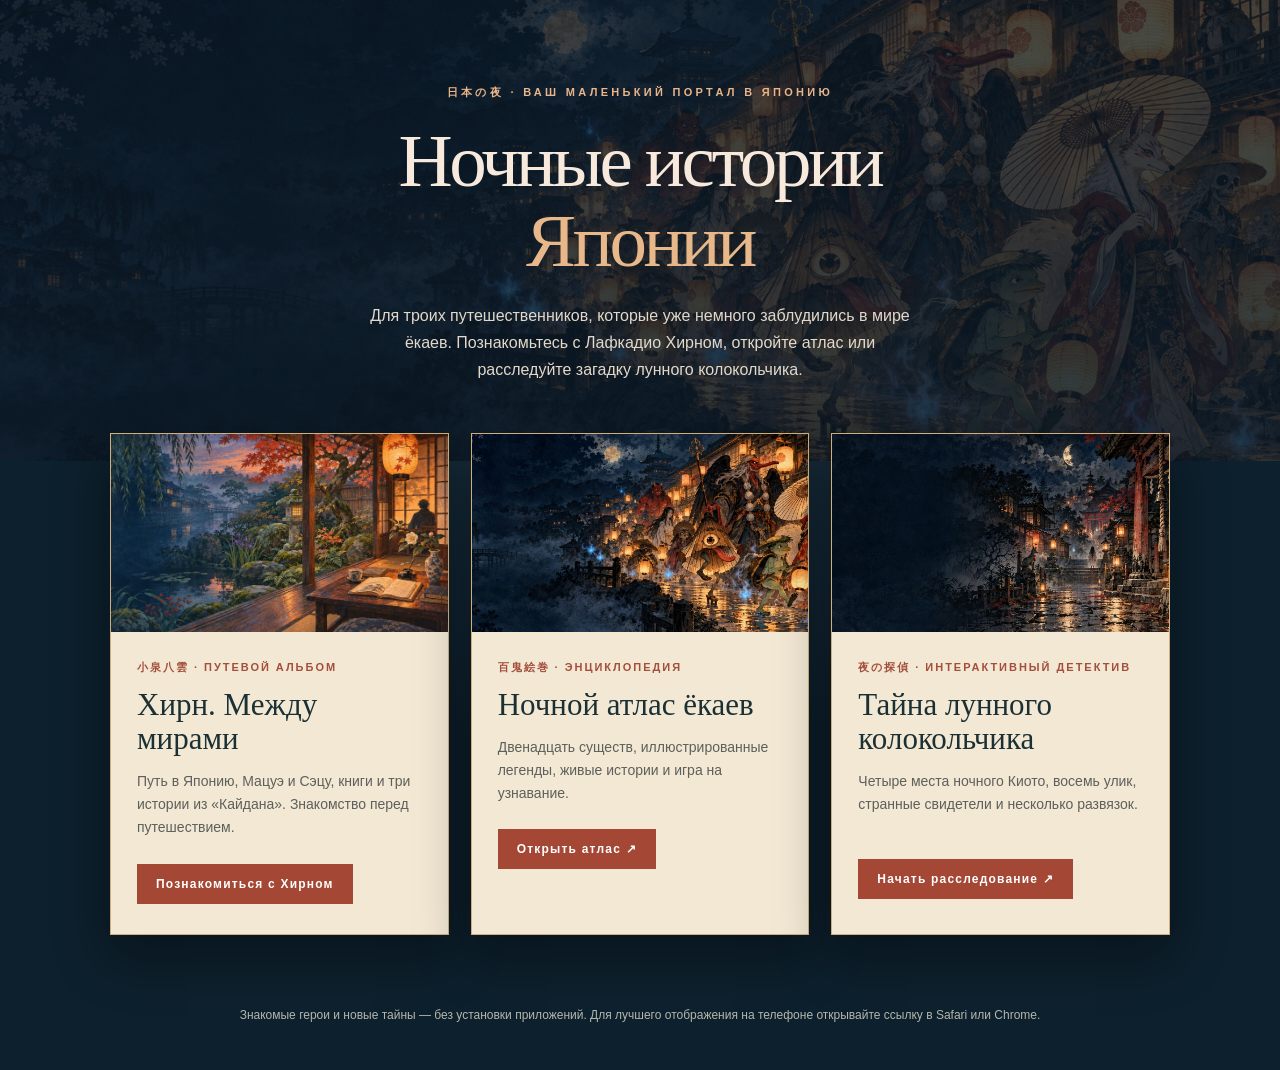
<file: index.html>
<!doctype html>
<html lang="ru">
<head>
  <meta charset="utf-8">
  <meta name="viewport" content="width=device-width, initial-scale=1, viewport-fit=cover">
  <meta name="theme-color" content="#122534">
  <title>Ночные истории Японии · Хирн, атлас и детектив</title>
  <meta name="description" content="Интерактивные истории о Японии: Лафкадио Хирн, энциклопедия ёкаев и детектив в ночном Киото.">
  <style>
    :root{font-family:Georgia,'Times New Roman',serif;color:#f7eadd;background:#0d202d}
    *{box-sizing:border-box}body{margin:0;min-height:100vh;background:radial-gradient(ellipse at 50% -15%,#325066 0,transparent 55%),#0d202d}
    a{color:inherit;text-decoration:none}a:focus-visible{outline:3px solid #eab58a;outline-offset:5px}
    header{min-height:360px;padding:85px 22px 78px;text-align:center;background:linear-gradient(#0c1a27bf,#0c1a27db),url('atlas/assets/hero.jpg') center 32%/cover}
    .eyebrow{font:700 11px Arial,sans-serif;letter-spacing:.3em;color:#e9b58b;text-transform:uppercase}
    h1{font-size:clamp(40px,8vw,75px);font-weight:400;line-height:1.07;letter-spacing:-.045em;margin:21px 0 20px}
    h1 em{font-style:normal;color:#e9b88a}header p{font:16px/1.7 Arial,sans-serif;color:#e2d9cb;max-width:560px;margin:0 auto}
    main{width:min(1060px,calc(100% - 28px));margin:-28px auto 0;padding-bottom:70px;position:relative;display:grid;grid-template-columns:repeat(3,minmax(0,1fr));gap:22px}
    .card{background:#f2e8d4;color:#1b3035;border:1px solid #d0af7d;box-shadow:0 20px 50px #0006;overflow:hidden;transition:transform .2s}
    .card:hover{transform:translateY(-4px)}.art{display:block;width:100%;aspect-ratio:1.7;object-fit:cover}.body{padding:25px 26px 30px}
    .tag{font:700 11px Arial,sans-serif;letter-spacing:.18em;color:#a34f3c;text-transform:uppercase}
    h2{font-size:31px;line-height:1.1;font-weight:400;margin:13px 0}.description{font:14px/1.65 Arial,sans-serif;color:#5d605b;min-height:65px}
    .open{display:inline-block;background:#a44734;color:#fff;padding:13px 19px;font:700 12px Arial,sans-serif;letter-spacing:.1em;margin-top:10px}
    footer{text-align:center;padding:0 20px 45px;color:#b6b7ac;font:12px/1.7 Arial,sans-serif}
    @media(max-width:640px){header{padding:63px 20px 66px;min-height:295px}main{grid-template-columns:1fr;max-width:470px;gap:18px}.body{padding:23px}.description{min-height:0}}
  </style>
</head>
<body>
  <header>
    <div class="eyebrow">日本の夜 · ВАШ МАЛЕНЬКИЙ ПОРТАЛ В ЯПОНИЮ</div>
    <h1>Ночные истории<br><em>Японии</em></h1>
    <p>Для троих путешественников, которые уже немного заблудились в мире ёкаев. Познакомьтесь с Лафкадио Хирном, откройте атлас или расследуйте загадку лунного колокольчика.</p>
  </header>
  <main>
    <a class="card" href="hearn/" aria-label="Познакомиться с Лафкадио Хирном">
      <img class="art" src="hearn/assets/matsue-dusk.webp" alt="Современная иллюстрация: сад, письменный стол и фонарь в сумерках">
      <div class="body"><span class="tag">小泉八雲 · ПУТЕВОЙ АЛЬБОМ</span><h2>Хирн. Между мирами</h2><p class="description">Путь в Японию, Мацуэ и Сэцу, книги и три истории из «Кайдана». Знакомство перед путешествием.</p><span class="open">Познакомиться с Хирном</span></div>
    </a>
    <a class="card" href="atlas/" aria-label="Открыть энциклопедию японских ёкаев">
      <img class="art" src="atlas/assets/hero.jpg" alt="Лисий дух, тэнгу и каппа на ночной улице Японии">
      <div class="body"><span class="tag">百鬼絵巻 · ЭНЦИКЛОПЕДИЯ</span><h2>Ночной атлас ёкаев</h2><p class="description">Двенадцать существ, иллюстрированные легенды, живые истории и игра на узнавание.</p><span class="open">Открыть атлас ↗</span></div>
    </a>
    <a class="card" href="detective/" aria-label="Открыть детектив Тайна лунного колокольчика">
      <img class="art" src="detective/assets/art-00.jpg" alt="Лунное святилище с лисами и бронзовым колокольчиком">
      <div class="body"><span class="tag">夜の探偵 · ИНТЕРАКТИВНЫЙ ДЕТЕКТИВ</span><h2>Тайна лунного колокольчика</h2><p class="description">Четыре места ночного Киото, восемь улик, странные свидетели и несколько развязок.</p><span class="open">Начать расследование ↗</span></div>
    </a>
  </main>
  <footer>Знакомые герои и новые тайны — без установки приложений. Для лучшего отображения на телефоне открывайте ссылку в Safari или Chrome.</footer>
</body>
</html>
</file>
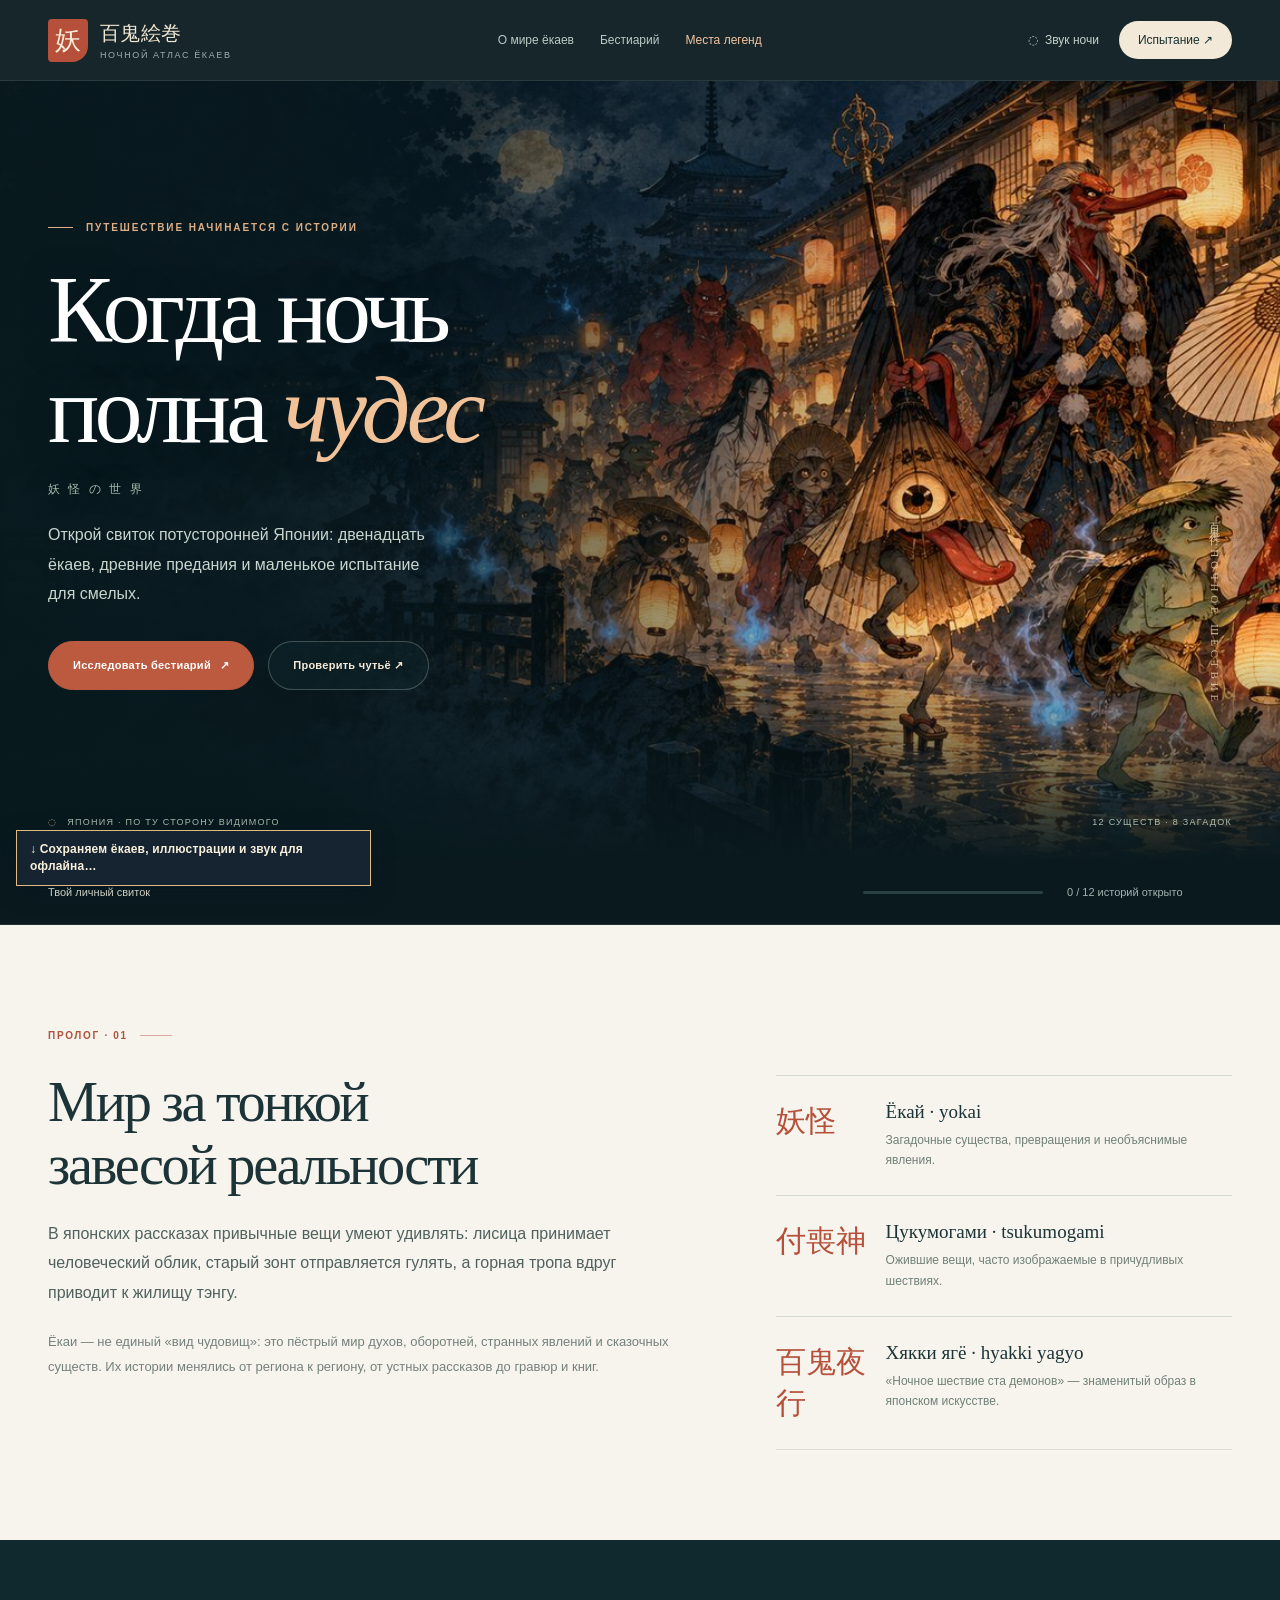
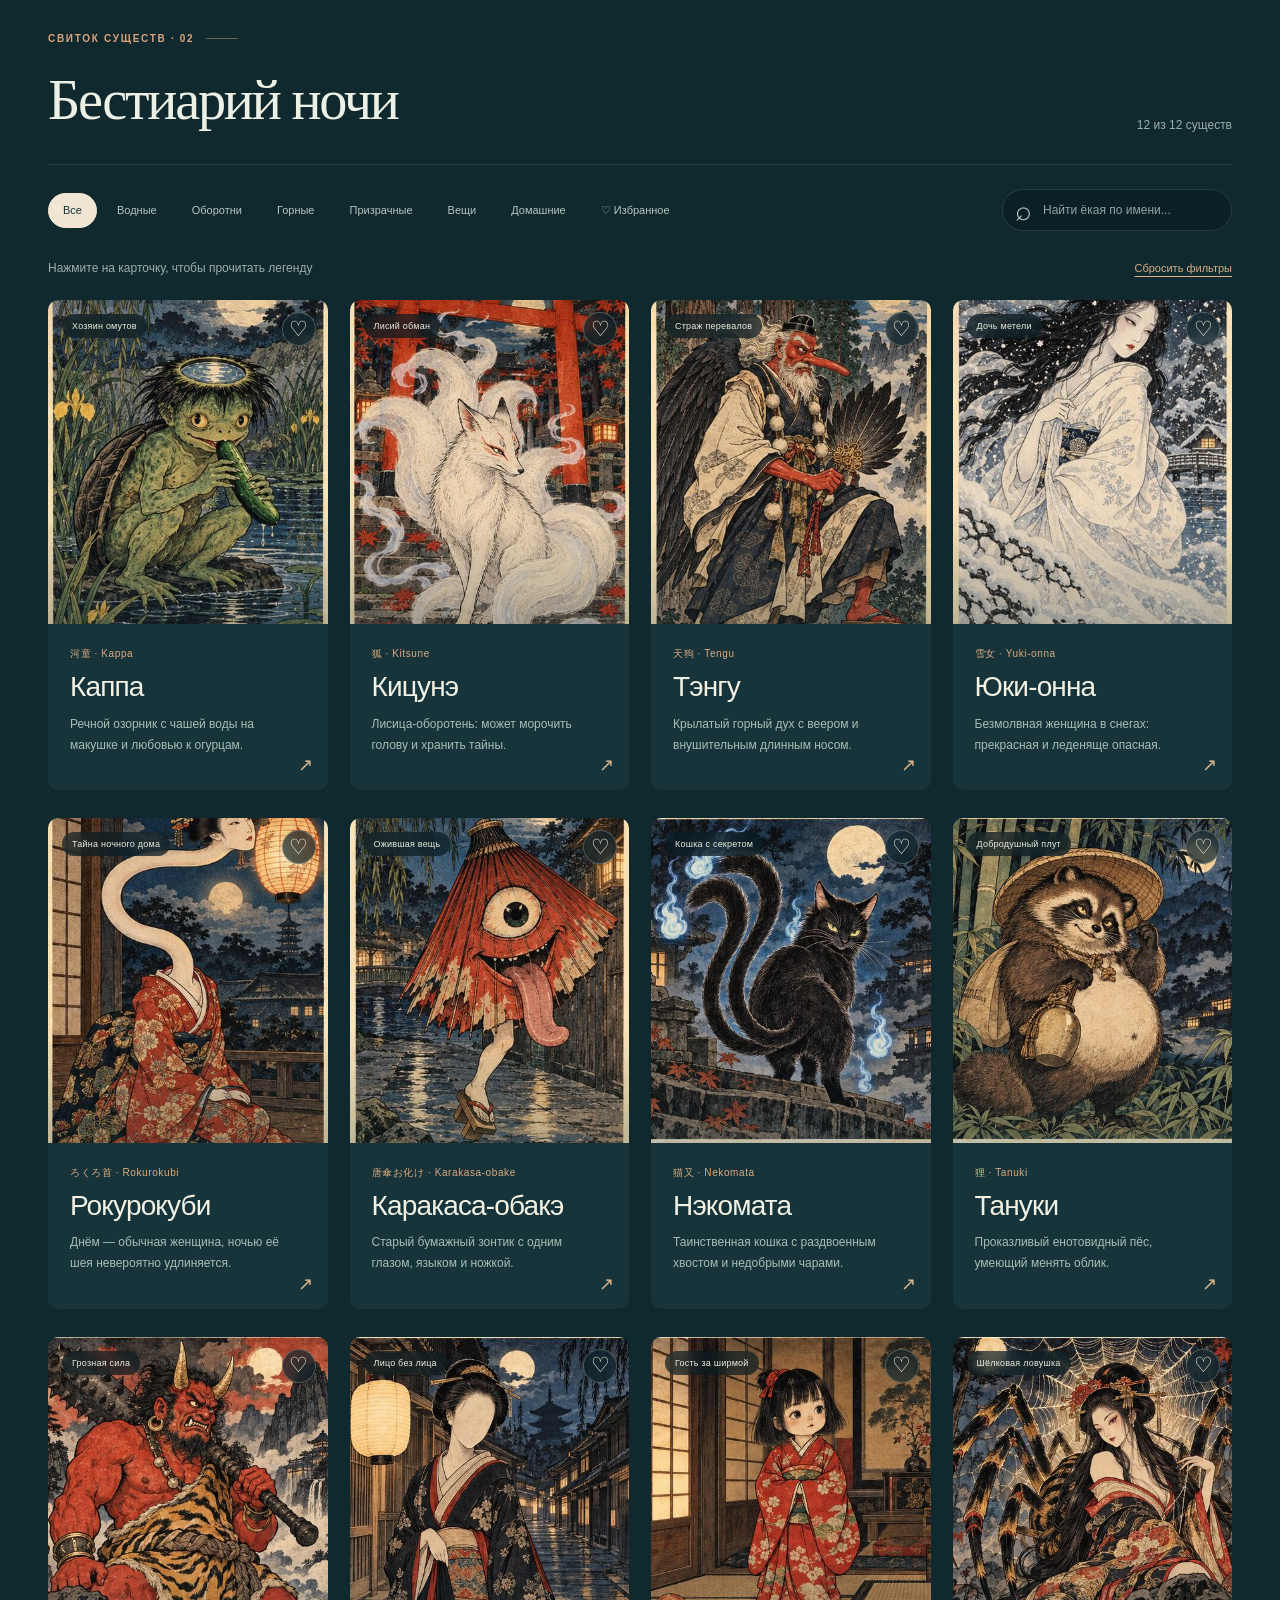
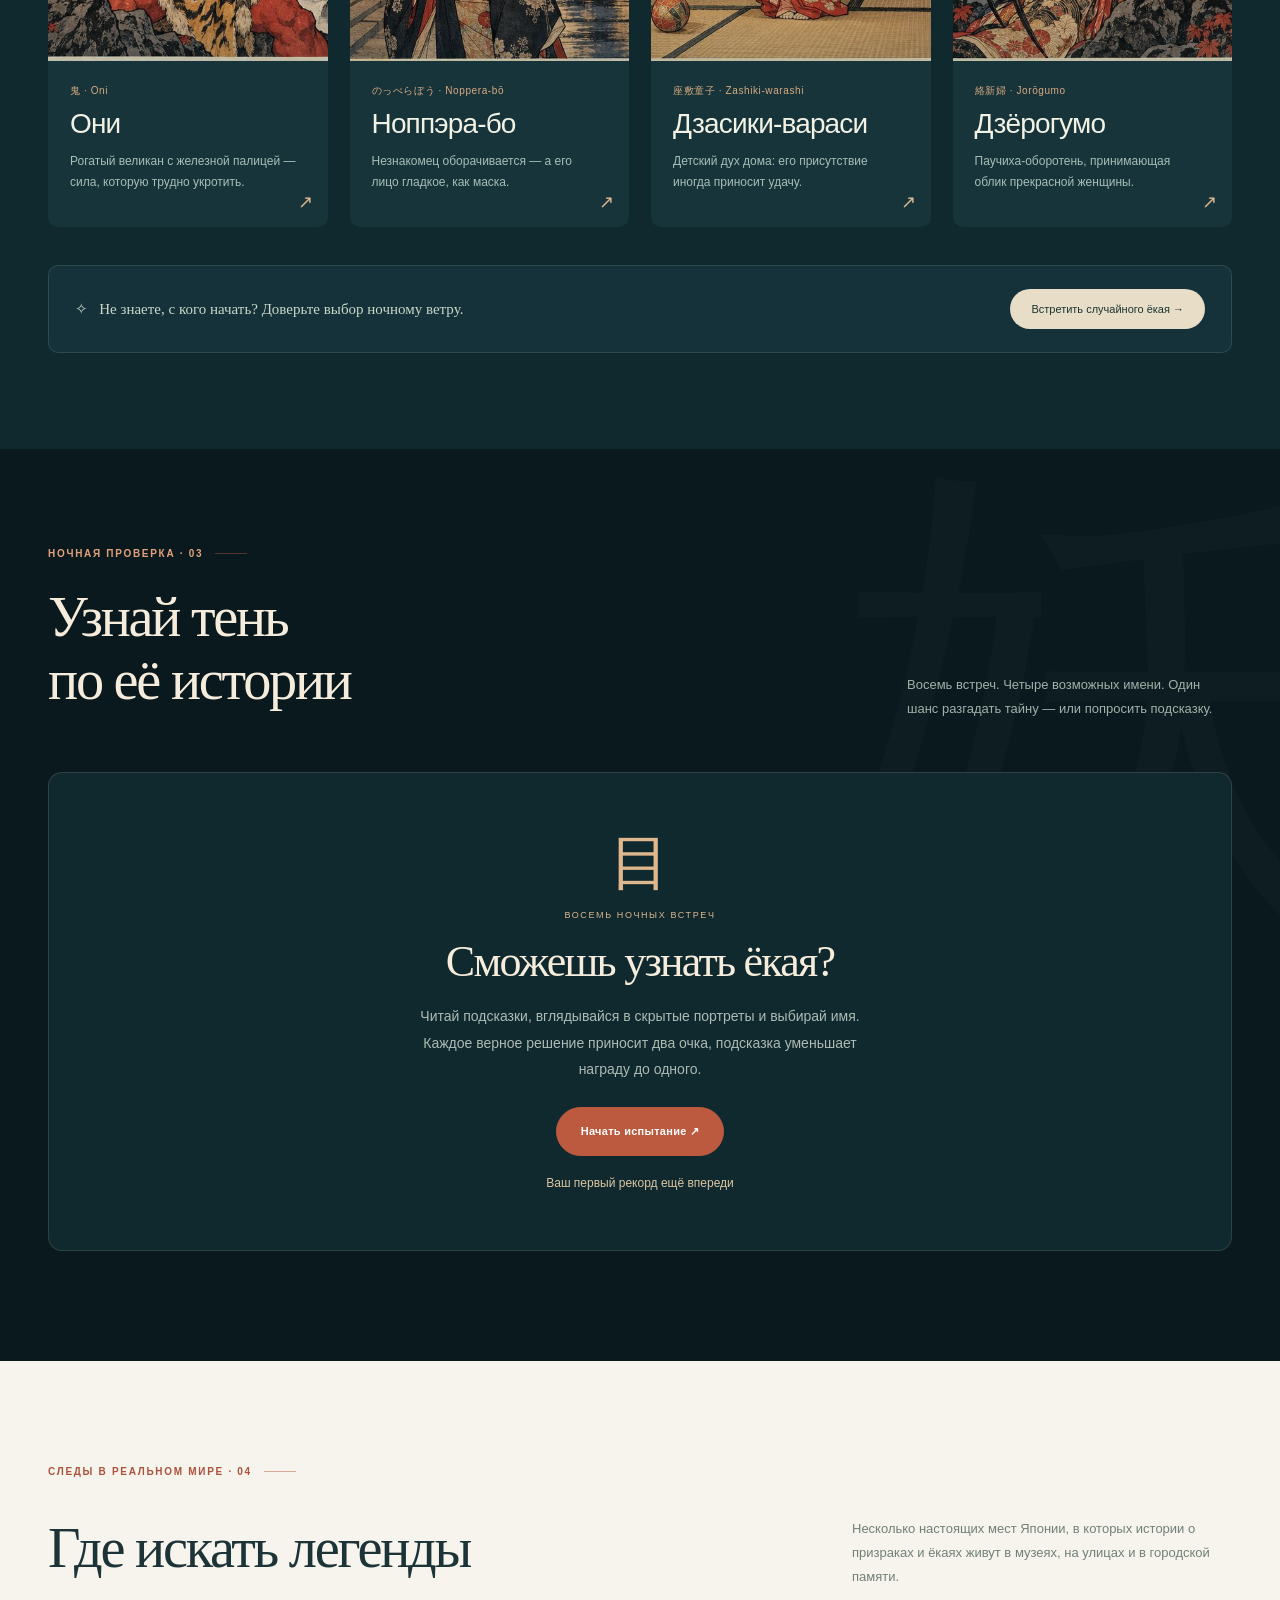
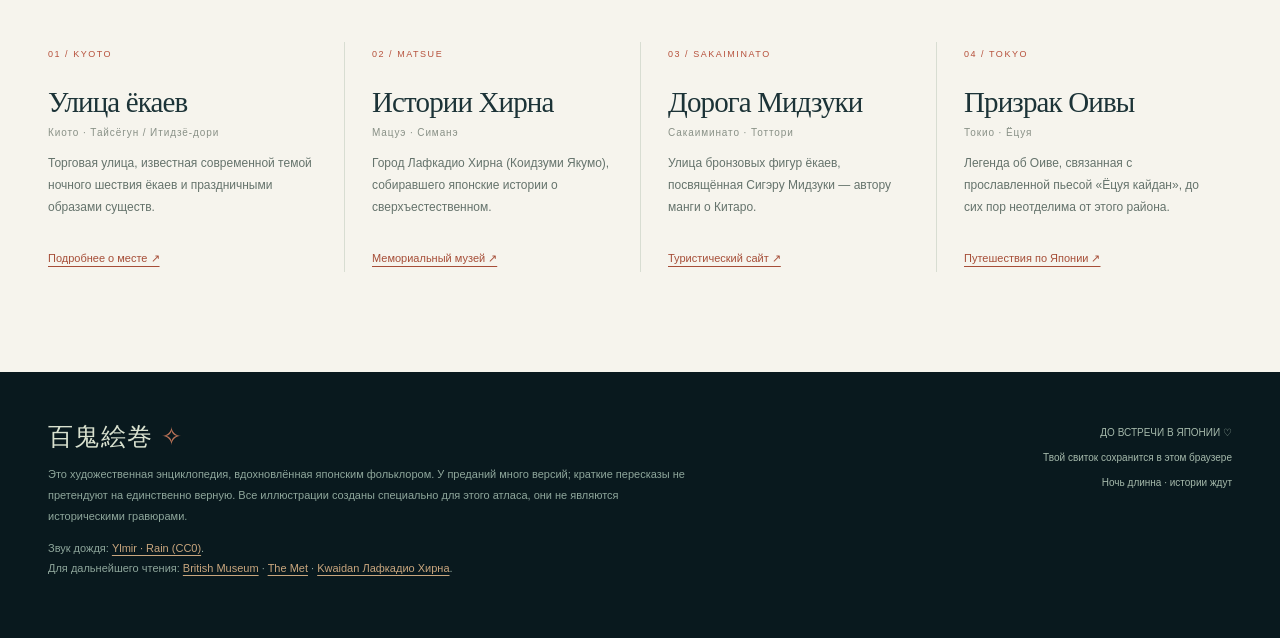
<file: atlas/index.html>
<!doctype html>
<html lang="ru">
<head>
  <meta charset="utf-8">
  <meta name="viewport" content="width=device-width, initial-scale=1">
  <meta name="theme-color" content="#172534">
  <meta name="description" content="Интерактивная энциклопедия японских ёкаев: 12 иллюстрированных легенд, избранное и игра на узнавание существ.">
  <title>Ночной атлас ёкаев · 百鬼絵巻</title>
  <style>
  :root{--ink:#202b30;--navy:#172534;--night:#0c1926;--paper:#f1e8d5;--cream:#f9f3e5;--line:#d9cbb2;--red:#a74a37;--rust:#c9684f;--gold:#ba9359;--muted:#736f66;--hero-image:url('assets/hero.jpg');font-family:Georgia,'Times New Roman',serif;color:var(--ink);background:var(--paper)}
  *{box-sizing:border-box}html{scroll-behavior:smooth}body{margin:0;min-width:320px;background:var(--paper);background-image:radial-gradient(rgba(74,54,30,.045) .65px,transparent .7px);background-size:7px 7px}button,input{font:inherit}button{cursor:pointer}button:focus-visible,input:focus-visible,a:focus-visible{outline:3px solid #dd9063;outline-offset:3px}a{color:inherit}img{max-width:100%;display:block}::selection{background:#e4b783;color:#142536}
  .shell{width:min(1200px,calc(100% - 56px));margin:auto}.eyebrow{font-family:Arial,sans-serif;font-size:11px;letter-spacing:.21em;font-weight:700;text-transform:uppercase}.dark{color:#fff}section{scroll-margin-top:82px}
  .site-header{position:sticky;top:0;z-index:50;background:#172534f5;color:#f2e7d2;border-bottom:1px solid #f5d8aa25;backdrop-filter:blur(16px)}.header-inner{display:flex;align-items:center;justify-content:space-between;min-height:72px;gap:16px}.brand{display:flex;align-items:center;gap:12px;text-decoration:none}.brand-mark{display:grid;place-items:center;width:39px;height:39px;background:var(--red);border:1px solid #c47760;font-size:22px;color:#f8edda}.brand-text{font-size:18px;font-weight:bold;letter-spacing:.02em}.brand-text small{display:block;color:#b8b1a3;font:10px Arial,sans-serif;letter-spacing:.15em;text-transform:uppercase;margin-top:3px}.main-nav{display:flex;gap:30px;font:12px Arial,sans-serif;letter-spacing:.09em}.main-nav a{text-decoration:none;color:#e2d9c9;transition:color .2s}.main-nav a:hover{color:#eaa57d}.nav-play{background:var(--red);border:1px solid #ce7b60;padding:11px 17px;text-decoration:none;color:#fff;font:12px Arial,sans-serif;letter-spacing:.08em;white-space:nowrap}.nav-play:hover{background:#bf5c46}
  .hero{position:relative;min-height:620px;display:flex;align-items:center;color:#fff;background-color:#0b1c2b;background-image:linear-gradient(90deg,#101e2c 4%,#101e2ce6 23%,#101e2c9d 42%,#101e2c06 76%),linear-gradient(0deg,#081826be,transparent 45%),var(--hero-image);background-position:center;background-size:cover;overflow:hidden}.hero:after{content:'';position:absolute;inset:14px;border:1px solid #f1d8ad36;pointer-events:none}.hero-inner{position:relative;z-index:1;padding:90px 0 95px}.hero-kicker{display:flex;align-items:center;gap:13px;color:#f5b78d}.hero-kicker:before{content:'';width:34px;height:1px;background:#e1a67f}.hero h1{font-weight:400;font-size:clamp(51px,7vw,99px);line-height:1.04;letter-spacing:-.045em;margin:29px 0 24px;text-wrap:balance;max-width:660px;text-shadow:0 2px 24px #0b1b2a}.hero h1 em{font-style:normal;color:#e5b783}.hero-desc{font-size:20px;line-height:1.58;max-width:450px;color:#e7dcc9;margin:0 0 31px}.actions{display:flex;gap:11px;flex-wrap:wrap}.btn{display:inline-flex;align-items:center;justify-content:center;gap:9px;border:1px solid transparent;padding:16px 25px;font:700 12px Arial,sans-serif;letter-spacing:.12em;text-transform:uppercase;text-decoration:none;transition:transform .2s,background .2s}.btn:hover{transform:translateY(-2px)}.btn-primary{background:#b45440;color:#fff;border-color:#cf8064}.btn-primary:hover{background:#cb654e}.btn-ghost{color:#f7ebd8;border-color:#e7d5b974;background:#18253570}.btn-ghost:hover{background:#273d4d}.hero-side{position:absolute;right:0;bottom:70px;writing-mode:vertical-rl;font-size:13px;letter-spacing:.4em;color:#efd5a8;text-shadow:0 2px 8px #000;opacity:.8}.hero-foot{position:absolute;z-index:2;bottom:22px;left:0;right:0;display:flex;justify-content:space-between;gap:14px;color:#ddcdb0;font:10px Arial,sans-serif;letter-spacing:.18em;text-transform:uppercase}.hero-foot span:first-child:before{content:'✦';color:#dc916d;margin-right:10px}
  .intro{padding:92px 0 79px;border-bottom:1px solid var(--line)}.section-num{display:inline-flex;align-items:center;gap:12px;color:var(--red)}.section-num:after{content:'';width:42px;height:1px;background:var(--red)}.intro-layout{display:grid;grid-template-columns:1.1fr .9fr;gap:70px;align-items:start;margin-top:24px}.display-title{font-size:clamp(37px,4.5vw,59px);font-weight:400;line-height:1.13;letter-spacing:-.045em;margin:0 0 22px}.intro-lede{font-size:18px;line-height:1.78;max-width:610px;color:#4d504a}.intro-note{margin-top:23px;line-height:1.65;color:var(--muted);font-size:14px}.definition{padding-top:7px;display:grid;gap:0}.definition-row{border-top:1px solid var(--line);padding:19px 0;display:grid;grid-template-columns:125px 1fr;gap:20px}.definition-row:last-child{border-bottom:1px solid var(--line)}.definition-jp{font-size:25px;color:var(--red)}.definition-title{font-weight:bold;font-size:17px;margin-bottom:5px}.definition-copy{font:14px/1.6 Arial,sans-serif;color:#6d6c63}
  .catalogue{padding:84px 0 95px}.title-row{display:flex;justify-content:space-between;align-items:end;gap:20px;margin:18px 0 28px}.title-row .display-title{margin:0}.count{color:#8c7e6b;font:13px Arial,sans-serif;white-space:nowrap}.toolbar{display:flex;align-items:center;justify-content:space-between;gap:18px;flex-wrap:wrap;border-top:1px solid var(--line);padding:23px 0 26px}.filters{display:flex;gap:7px;flex-wrap:wrap}.chip{border:1px solid #cbbba0;background:#f6efdf;color:#554d42;padding:9px 14px;font:12px Arial,sans-serif;transition:all .2s}.chip:hover,.chip.active{background:var(--navy);border-color:var(--navy);color:#fff}.search-wrap{position:relative;min-width:232px;flex:0 1 260px}.search-wrap:before{content:'⌕';position:absolute;left:13px;top:5px;font-size:28px;color:#8b7562}.search{border:1px solid #cbbba0;background:#fbf5e8;width:100%;height:39px;padding:0 12px 0 40px;border-radius:0;color:var(--ink);font:13px Arial,sans-serif}.catalogue-meta{display:flex;align-items:center;justify-content:space-between;margin-bottom:23px;gap:15px}.text-button{background:none;border:none;padding:0;color:var(--red);text-decoration:underline;text-underline-offset:4px;font:13px Arial,sans-serif}.grid{display:grid;grid-template-columns:repeat(4,minmax(0,1fr));gap:20px}.yokai-card{position:relative;background:#f9f1e1;border:1px solid #d8cab2;box-shadow:0 10px 28px #392b1410;min-width:0;animation:rise .35s both;transition:transform .25s,box-shadow .25s}.yokai-card:hover{transform:translateY(-5px);box-shadow:0 17px 32px #392b1424}.card-open{display:block;width:100%;border:0;background:none;color:inherit;text-align:left;padding:0}.card-art{height:0;padding-bottom:117%;position:relative;overflow:hidden;background:#283342}.card-art img{position:absolute;inset:0;width:100%;height:100%;object-fit:cover;transition:transform .55s}.yokai-card:hover .card-art img{transform:scale(1.045)}.art-corner{position:absolute;z-index:1;top:12px;left:13px;color:#fff;background:#172534c9;border:1px solid #ffffff5b;padding:5px 8px;font:10px Arial,sans-serif;letter-spacing:.12em}.card-info{padding:19px 19px 22px;min-height:165px}.card-kana{font-size:12px;letter-spacing:.06em;color:var(--red);margin-bottom:6px}.card-title{font-size:24px;line-height:1.1;margin:0 0 9px;font-weight:400}.card-desc{font:13px/1.6 Arial,sans-serif;color:#756f64;margin:0}.card-arrow{position:absolute;right:15px;bottom:17px;color:var(--red);font-size:23px}.fav{position:absolute;z-index:2;top:12px;right:12px;display:grid;place-items:center;width:37px;height:37px;background:#fff1dfec;color:#8e624b;border:1px solid #ffffff94;font:22px Georgia,serif;transition:background .2s}.fav:hover,.fav.on{background:var(--red);color:white}.empty{padding:70px 20px;text-align:center;border:1px dashed #bea98b;font-size:18px;color:#756e62}.discover-bar{margin-top:31px;display:flex;align-items:center;justify-content:space-between;gap:20px;padding:23px 29px;background:#e7d9bf;border:1px solid #d1bea1}.discover-bar p{font-size:15px;margin:0;line-height:1.5}.discover-bar button{white-space:nowrap;border:0;background:var(--navy);color:#fff;padding:13px 20px;font:12px Arial,sans-serif}
  .game-section{background:#132331;color:#f5ecdc;position:relative;padding:95px 0 109px;overflow:hidden}.game-section:before{content:'妖';position:absolute;font-size:600px;top:-80px;right:-90px;color:#ffffff07;line-height:1;pointer-events:none}.game-top{position:relative;display:flex;justify-content:space-between;gap:30px;align-items:end;margin:20px 0 35px}.game-top .display-title{max-width:600px}.game-top p{color:#bfb8aa;max-width:325px;font:14px/1.7 Arial,sans-serif}.game-board{position:relative;border:1px solid #c6a57d57;background:#1b2e3f;padding:25px;box-shadow:0 20px 60px #0003}.game-board:before,.game-board:after{content:'◆';position:absolute;color:#bd9a6b;font-size:15px;background:#1b2e3f;line-height:1}.game-board:before{left:-6px;top:-6px}.game-board:after{right:-6px;bottom:-6px}.game-landing{min-height:370px;display:grid;place-items:center;text-align:center;padding:35px}.landing-symbol{font-size:78px;color:#d5b07c;line-height:1}.game-landing h3{font-weight:400;font-size:42px;margin:15px 0 10px}.game-landing p{color:#c3c0b5;max-width:450px;line-height:1.7;margin:0 0 24px}.best-score{font:12px Arial,sans-serif;color:#dcc6a3;margin-top:20px}.game-status{display:flex;align-items:center;justify-content:space-between;gap:12px;color:#d8c8ad;font:12px Arial,sans-serif;letter-spacing:.09em;text-transform:uppercase;margin-bottom:15px}.game-progress{display:flex;gap:5px;margin-bottom:22px}.game-progress i{display:block;flex:1;height:4px;background:#3a4b55}.game-progress i.done{background:#bc674d}.game-content{display:grid;grid-template-columns: minmax(230px,.76fr) minmax(0,1fr);gap:35px;align-items:stretch}.quiz-art{position:relative;min-height:430px;overflow:hidden;background:#0e1a26;border:1px solid #bb94645a}.quiz-art img{width:100%;height:100%;position:absolute;inset:0;object-fit:cover;transition:filter .5s}.quiz-art.mystery img{filter:blur(14px) brightness(.46) saturate(.58);transform:scale(1.1)}.quiz-art.hinted img{filter:blur(6px) brightness(.64) saturate(.75);transform:scale(1.05)}.quiz-overlay{position:absolute;inset:0;display:grid;place-items:center;color:#fff8;font-size:120px;background:linear-gradient(0deg,#08141e6f,transparent 40%)}.quiz-art.revealed .quiz-overlay{display:none}.quiz-info{padding:16px 9px 14px 0;display:flex;flex-direction:column;justify-content:center}.quiz-label{color:#d6a983;font:11px Arial,sans-serif;letter-spacing:.18em;text-transform:uppercase}.quiz-title{font-size:clamp(28px,3.5vw,44px);line-height:1.17;font-weight:400;margin:13px 0 18px}.quiz-clue{font-size:18px;line-height:1.55;color:#e5d8c4;margin:0 0 24px}.options{display:grid;grid-template-columns:1fr 1fr;gap:11px}.option{color:#eadfcb;background:#263b4d;border:1px solid #617181;padding:15px 13px;font-size:16px;text-align:left;min-height:62px}.option:hover:not(:disabled){border-color:#ddb18c;background:#344c60}.option:disabled{cursor:default}.option.correct{border-color:#8dbf9b;background:#27503e;color:#fff}.option.wrong{border-color:#d87d68;background:#6d3c39;color:#fff}.option.dim{opacity:.45}.quiz-foot{display:flex;align-items:center;justify-content:space-between;gap:13px;margin-top:23px;flex-wrap:wrap}.hint-btn{background:none;border:none;color:#e7b68e;text-decoration:underline;text-underline-offset:5px;font:13px Arial,sans-serif;padding:8px 0}.hint-btn:disabled{opacity:.35;text-decoration:none}.feedback{font:14px/1.6 Arial,sans-serif;color:#e2d7c8;max-width:460px}.feedback.good{color:#c5e5bc}.feedback.bad{color:#f3bbab}.next-btn{border:none;background:#b75a46;color:#fff;padding:13px 23px;font:700 12px Arial,sans-serif;letter-spacing:.07em}.next-btn:hover{background:#ca7156}.result-score{font-size:86px;font-weight:400;line-height:1;color:#e6b77e;margin:7px 0}.result-small{font:12px Arial,sans-serif;color:#c2b19c;letter-spacing:.1em}.result-badge{background:#365344;color:#d8f4d5;padding:7px 14px;margin-top:5px;font:12px Arial,sans-serif}
  .journey{padding:86px 0 91px}.journey-head{display:flex;gap:30px;justify-content:space-between;align-items:end;margin-bottom:29px}.journey-head p{font:14px/1.7 Arial,sans-serif;max-width:380px;color:var(--muted)}.place-grid{display:grid;grid-template-columns:repeat(4,1fr);gap:16px}.place{border-top:3px solid var(--red);background:#eaddc7;padding:23px 22px;min-height:220px;display:flex;flex-direction:column}.place-num{font:12px Arial,sans-serif;letter-spacing:.16em;color:var(--red)}.place h3{font-size:23px;font-weight:400;margin:18px 0 8px}.place p{font:13px/1.65 Arial,sans-serif;color:#665f53;margin:0 0 18px}.place a{font:12px Arial,sans-serif;color:#9e4532;text-underline-offset:4px;margin-top:auto}.place-location{font:11px Arial,sans-serif;letter-spacing:.09em;color:#928273;margin-bottom:2px}
  .footer{background:#12202d;color:#c6c0b5;padding:35px 0 40px;border-top:4px solid #9a4c3c}.footer-layout{display:flex;justify-content:space-between;gap:30px;align-items:start}.footer-title{font-size:25px;color:#f0e5d2;margin-bottom:6px}.footer p{font:12px/1.7 Arial,sans-serif;max-width:620px}.footer a{color:#e6b186;text-underline-offset:3px}.footer-right{text-align:right;font:12px/2 Arial,sans-serif;white-space:nowrap}
  dialog{max-width:min(950px,calc(100% - 30px));width:950px;max-height:min(91vh,900px);padding:0;border:1px solid #c5ac86;background:#f8efdc;box-shadow:0 30px 100px #0009;overflow-y:auto}dialog::backdrop{background:#061522d9;backdrop-filter:blur(5px)}.modal-inner{display:grid;grid-template-columns:39% 61%;min-height:540px}.modal-art{position:relative;background:#172534;min-height:540px}.modal-art img{width:100%;height:100%;position:absolute;inset:0;object-fit:cover}.modal-body{padding:43px 48px 48px}.modal-top{font:11px Arial,sans-serif;color:var(--red);letter-spacing:.17em;text-transform:uppercase}.modal-title{font-size:clamp(38px,4vw,55px);font-weight:400;line-height:1.05;margin:15px 0 6px}.modal-jp{font-size:24px;color:#9e6551;margin-bottom:27px}.modal-detail-tag{display:inline-block;font:11px Arial,sans-serif;letter-spacing:.1em;border:1px solid #cbb798;padding:7px 10px;color:#86694b;margin-bottom:22px}.modal-section-title{font:700 11px Arial,sans-serif;letter-spacing:.15em;text-transform:uppercase;color:#a04a35;margin:22px 0 8px}.modal-p{font-size:16px;line-height:1.73;margin:0;color:#4f514d}.modal-where{background:#e9dac0;border-left:3px solid var(--red);padding:13px 17px;color:#615747;font:13px/1.65 Arial,sans-serif;margin-top:22px}.modal-actions{display:flex;gap:16px;align-items:center;margin-top:26px;flex-wrap:wrap}.modal-save{background:var(--navy);border:none;color:#fff;padding:14px 19px;font:12px Arial,sans-serif}.modal-sources{font:12px Arial,sans-serif;color:#9b4f39;text-underline-offset:3px}.close-modal{position:sticky;z-index:3;float:right;top:14px;margin-right:14px;width:38px;height:38px;border:0;background:#192b39;color:#fff;font:24px Arial,sans-serif;display:grid;place-items:center}
  @keyframes rise{from{opacity:0;transform:translateY(12px)}to{opacity:1;transform:translateY(0)}}@media(max-width:1000px){.grid{grid-template-columns:repeat(3,1fr)}.place-grid{grid-template-columns:repeat(2,1fr)}.intro-layout{gap:40px}.hero{min-height:580px}}@media(max-width:750px){.shell{width:min(100% - 32px,600px)}.header-inner{min-height:63px}.main-nav{display:none}.nav-play{padding:10px 12px}.hero{min-height:580px;background-position:62% center;background-image:linear-gradient(90deg,#0e2031fa 0%,#0e2031da 42%,#0e203178 100%),var(--hero-image)}.hero-inner{padding:80px 0 98px}.hero h1{font-size:clamp(54px,12vw,80px)}.hero-side{display:none}.hero-foot{font-size:9px}.intro{padding:65px 0}.intro-layout{grid-template-columns:1fr;gap:23px}.definition-row{grid-template-columns:90px 1fr}.catalogue{padding:65px 0}.grid{grid-template-columns:repeat(2,minmax(0,1fr));gap:13px}.card-info{padding:14px 13px 20px;min-height:165px}.card-title{font-size:21px}.card-desc{font-size:12px}.art-corner{top:8px;left:8px;font-size:9px}.fav{top:8px;right:8px;width:33px;height:33px}.search-wrap{flex:1 1 100%}.game-section{padding:66px 0}.game-top{display:block}.game-board{padding:15px}.game-content{grid-template-columns:1fr;gap:10px}.quiz-art{min-height:340px;max-height:350px}.quiz-info{padding:17px 4px 10px}.quiz-title{font-size:34px}.journey{padding:70px 0}.journey-head{display:block}.footer-layout{display:block}.footer-right{text-align:left;margin-top:20px}.modal-inner{grid-template-columns:1fr}.modal-art{min-height:360px;max-height:430px}.modal-body{padding:26px 26px 33px}.modal-title{font-size:43px}.close-modal{position:sticky;margin-bottom:-38px}}@media(max-width:430px){.brand-text{font-size:15px}.nav-play{font-size:10px}.hero h1{font-size:50px}.hero-desc{font-size:17px}.btn{padding:14px 18px;font-size:11px}.grid{gap:10px}.card-art{padding-bottom:122%}.card-title{font-size:19px}.card-info{min-height:176px}.card-kana{font-size:11px}.card-arrow{display:none}.discover-bar{display:block}.discover-bar button{margin-top:14px;width:100%}.place-grid{grid-template-columns:1fr}.options{grid-template-columns:1fr}.option{min-height:50px}.game-landing h3{font-size:34px}.game-board{padding:12px}.quiz-art{min-height:290px}}
  @media(prefers-reduced-motion:reduce){html{scroll-behavior:auto}*,*:before,*:after{animation:none!important;transition:none!important}}
  </style>
<link rel="stylesheet" href="atlas.css">
<link rel="manifest" href="manifest.webmanifest">
<link rel="apple-touch-icon" href="icon-192.png">
<meta name="apple-mobile-web-app-capable" content="yes">
<meta name="apple-mobile-web-app-title" content="Атлас ёкаев">
<link rel="stylesheet" href="offline.css">
</head>
<body>
  <header class="site-header"><div class="shell header-inner">
    <a class="brand" href="#top" aria-label="На главную"><span class="brand-mark" lang="ja">妖</span><span class="brand-text">百鬼絵巻<small>Ночной атлас ёкаев</small></span></a>
    <nav class="main-nav" aria-label="Разделы"><a href="#about">О мире ёкаев</a><a href="#collection">Бестиарий</a><a href="#journey">Места легенд</a></nav>
    <div class="header-tools"><button type="button" class="sound-toggle" id="soundToggle" aria-pressed="false" aria-label="Включить атмосферный дождь">◌ <span>Звук ночи</span></button><label class="rain-volume" id="rainVolumeControl" hidden><span class="sr-only">Громкость дождя</span><input type="range" min="0" max="100" value="35" id="rainVolume" aria-label="Громкость дождя"></label><a class="nav-play" href="#game">Испытание ↗</a></div>
  </div></header>

  <main id="top">
    <section class="hero" aria-label="Ночной атлас ёкаев"><div class="shell hero-inner">
      <div class="hero-kicker eyebrow">Путешествие начинается с истории</div>
      <h1>Когда ночь<br>полна <em>чудес</em><span class="hero-jp" lang="ja" aria-hidden="true">妖怪の世界</span></h1>
      <p class="hero-desc">Открой свиток потусторонней Японии: двенадцать ёкаев, древние предания и маленькое испытание для смелых.</p>
      <div class="actions"><a class="btn btn-primary" href="#collection">Исследовать бестиарий <span aria-hidden="true">↗</span></a><a class="btn btn-ghost" href="#game">Проверить чутьё ↗</a></div>
      <div class="hero-side" lang="ja">百鬼夜行 · НОЧНОЕ ШЕСТВИЕ</div>
    </div><div class="shell hero-foot"><span>Япония · по ту сторону видимого</span><span>12 существ · 8 загадок</span></div></section>

    <div class="reading-strip"><div class="shell reading-inner"><span>Твой личный свиток</span><div class="reading-track" aria-hidden="true"><i id="readProgress"></i></div><span id="readCount" role="status">0 / 12 историй открыто</span></div></div>
<section id="about" class="intro"><div class="shell">
      <div class="section-num eyebrow">Пролог · 01</div>
      <div class="intro-layout"><div><h2 class="display-title">Мир за тонкой<br>завесой реальности</h2><p class="intro-lede">В японских рассказах привычные вещи умеют удивлять: лисица принимает человеческий облик, старый зонт отправляется гулять, а горная тропа вдруг приводит к жилищу тэнгу.</p><p class="intro-note">Ёкаи — не единый «вид чудовищ»: это пёстрый мир духов, оборотней, странных явлений и сказочных существ. Их истории менялись от региона к региону, от устных рассказов до гравюр и книг.</p></div>
        <div class="definition"><div class="definition-row"><div class="definition-jp" lang="ja">妖怪</div><div><div class="definition-title">Ёкай · yokai</div><div class="definition-copy">Загадочные существа, превращения и необъяснимые явления.</div></div></div><div class="definition-row"><div class="definition-jp" lang="ja">付喪神</div><div><div class="definition-title">Цукумогами · tsukumogami</div><div class="definition-copy">Ожившие вещи, часто изображаемые в причудливых шествиях.</div></div></div><div class="definition-row"><div class="definition-jp" lang="ja">百鬼夜行</div><div><div class="definition-title">Хякки ягё · hyakki yagyo</div><div class="definition-copy">«Ночное шествие ста демонов» — знаменитый образ в японском искусстве.</div></div></div></div>
      </div></div></section>

    <section id="collection" class="catalogue"><div class="shell">
      <div class="section-num eyebrow">Свиток существ · 02</div><div class="title-row"><h2 class="display-title">Бестиарий ночи</h2><span class="count" id="displayCount">12 существ</span></div>
      <div class="toolbar"><div class="filters" id="filterBar" role="group" aria-label="Категории ёкаев"></div><label class="search-wrap"><input class="search" id="search" aria-label="Поиск ёкая" autocomplete="off" placeholder="Найти ёкая по имени..."></label></div>
      <div class="catalogue-meta"><span class="count" id="currentView">Листайте истории и заглядывайте в легенды</span><button class="text-button" id="resetFilters" type="button">Сбросить фильтры</button></div>
      <div class="grid" id="cardGrid" aria-live="polite"></div>
      <div class="discover-bar"><p>✧ &nbsp; Не знаете, с кого начать? Доверьте выбор ночному ветру.</p><button id="randomYokai" type="button">Встретить случайного ёкая →</button></div>
    </div></section>

    <section id="game" class="game-section"><div class="shell">
      <div class="section-num eyebrow" style="color:#e3a27b">Ночная проверка · 03</div><div class="game-top"><h2 class="display-title">Узнай тень<br>по её истории</h2><p>Восемь встреч. Четыре возможных имени. Один шанс разгадать тайну — или попросить подсказку.</p></div>
      <div class="game-board" id="gameBoard" aria-live="polite"></div>
    </div></section>

    <section id="journey" class="journey"><div class="shell"><div class="section-num eyebrow">Следы в реальном мире · 04</div>
      <div class="journey-head"><h2 class="display-title">Где искать легенды</h2><p>Несколько настоящих мест Японии, в которых истории о призраках и ёкаях живут в музеях, на улицах и в городской памяти.</p></div>
      <div class="place-grid">
        <article class="place"><div class="place-num">01 / KYOTO</div><h3>Улица ёкаев</h3><div class="place-location">Киото · Тайсёгун / Итидзё-дори</div><p>Торговая улица, известная современной темой ночного шествия ёкаев и праздничными образами существ.</p><a href="https://kyototwo.jp/post/attractions/5140/" target="_blank" rel="noopener">Подробнее о месте ↗</a></article>
        <article class="place"><div class="place-num">02 / MATSUE</div><h3>Истории Хирна</h3><div class="place-location">Мацуэ · Симанэ</div><p>Город Лафкадио Хирна (Коидзуми Якумо), собиравшего японские истории о сверхъестественном.</p><a href="https://www.hearn-museum-matsue.jp/" target="_blank" rel="noopener">Мемориальный музей ↗</a></article>
        <article class="place"><div class="place-num">03 / SAKAIMINATO</div><h3>Дорога Мидзуки</h3><div class="place-location">Сакаиминато · Тоттори</div><p>Улица бронзовых фигур ёкаев, посвящённая Сигэру Мидзуки — автору манги о Китаро.</p><a href="https://www.sakaiminato.net/" target="_blank" rel="noopener">Туристический сайт ↗</a></article>
        <article class="place"><div class="place-num">04 / TOKYO</div><h3>Призрак Оивы</h3><div class="place-location">Токио · Ёцуя</div><p>Легенда об Оиве, связанная с прославленной пьесой «Ёцуя кайдан», до сих пор неотделима от этого района.</p><a href="https://www.japan.travel/en/" target="_blank" rel="noopener">Путешествия по Японии ↗</a></article>
      </div></div></section>
  </main>

  <footer class="footer"><div class="shell footer-layout"><div><div class="footer-title">百鬼絵巻 <span style="color:#be7458">✧</span></div><p>Это художественная энциклопедия, вдохновлённая японским фольклором. У преданий много версий; краткие пересказы не претендуют на единственно верную. Все иллюстрации созданы специально для этого атласа, они не являются историческими гравюрами.</p><p>Звук дождя: <a href="https://opengameart.org/content/rain-loopable" target="_blank" rel="noopener">Ylmir · Rain (CC0)</a>.<br>Для дальнейшего чтения: <a href="https://www.britishmuseum.org/collection" target="_blank" rel="noopener">British Museum</a> · <a href="https://www.metmuseum.org/art/collection" target="_blank" rel="noopener">The Met</a> · <a href="https://www.gutenberg.org/ebooks/1210" target="_blank" rel="noopener">Kwaidan Лафкадио Хирна</a>.</p></div><div class="footer-right">ДО ВСТРЕЧИ В ЯПОНИИ ♡<br>Твой свиток сохранится в этом браузере<br>Ночь длинна · истории ждут</div></div></footer>

  <dialog id="detailDialog" aria-labelledby="detailHeading"><button class="close-modal" id="closeDialog" type="button" aria-label="Закрыть">×</button><div id="detailContent"></div></dialog>
  <script>
  'use strict';
  const imageData=["assets/yokai-01.jpg","assets/yokai-02.jpg","assets/yokai-03.jpg","assets/yokai-04.jpg","assets/yokai-05.jpg","assets/yokai-06.jpg","assets/yokai-07.jpg","assets/yokai-08.jpg","assets/yokai-09.jpg","assets/yokai-10.jpg","assets/yokai-11.jpg","assets/yokai-12.jpg"];
  const creatures=[
    {id:'kappa',name:'Каппа',roman:'Kappa',jp:'河童',kind:'Водные',tag:'Хозяин омутов',blurb:'Речной озорник с чашей воды на макушке и любовью к огурцам.',clue:'Я живу у рек, ношу на голове сосуд с водой и, по преданию, обожаю огурцы.',story:'Каппа скрывается в речных заводях и прудах. Его часто рисуют зелёным существом с перепонками, панцирем и углублением на темени, где должна оставаться вода — источник его силы. В одних рассказах он опасен для путников и пловцов; в других способен помочь человеку, если его перехитрить или проявить вежливость.',legend:'Говорят, каппа очень церемонен. Если поклониться ему, он может поклониться в ответ — и расплескать воду из чаши на голове. Это один из популярных фольклорных способов спастись от его проказ. А любовь к огурцам связывают со старым обычаем бросать первые огурцы урожая в ручьи как подношение божеству воды. Даже роллы с огурцом называют «каппа-маки».',where:'Ищите истории о каппа вдоль рек и озёр по всей Японии; версии особенно разнообразны в местных преданиях.'},
    {id:'kitsune',name:'Кицунэ',roman:'Kitsune',jp:'狐',kind:'Оборотни',tag:'Лисий обман',blurb:'Лисица-оборотень: может морочить голову и хранить тайны.',clue:'Моё природное обличье — лиса; в преданиях я умею становиться человеком.',story:'Кицунэ в японском фольклоре — лисы, наделённые волшебными способностями. Они могут принимать человеческий вид, создавать иллюзии, шутить над людьми и иногда вступать с ними в необычные союзы. Образ кицунэ многолик: от плутовки до мудрого существа с долгой памятью.',legend:'В некоторых рассказах возраст и могущество лисицы символизируют множеством хвостов — вплоть до девяти. Белые лисы связаны с культом Инари, божества риса и благополучия: в святилищах они выступают посланниками Инари. Важно помнить, что не всякая лиса Инари — озорной ёкай.',where:'Фусими Инари в Киото — знаменитое святилище с изображениями лис-посланников; фольклорные истории о кицунэ распространены шире.'},
    {id:'tengu',name:'Тэнгу',roman:'Tengu',jp:'天狗',kind:'Горные',tag:'Страж перевалов',blurb:'Крылатый горный дух с веером и внушительным длинным носом.',clue:'В горных лесах меня узнают по красному лицу, длинному носу и перьевому вееру.',story:'Тэнгу — горные сверхъестественные существа. В старинных изображениях они нередко птицеподобны, с клювами и крыльями; позднее распространился образ краснолицего длинноносого тэнгу в одежде горного подвижника ямабуси. Их нрав бывает горделивым, воинственным, но иногда они выступают наставниками.',legend:'Тэнгу часто связывают с непролазными горами, монашеской дисциплиной и легендами о мастерстве меча. В одной известной традиции тэнгу обучали юного воина Минамото-но Ёсицунэ боевым искусствам на горе Курама.',where:'Гора Курама неподалёку от Киото — одно из самых известных мест легенд о тэнгу.'},
    {id:'yuki-onna',name:'Юки-онна',roman:'Yuki-onna',jp:'雪女',kind:'Призрачные',tag:'Дочь метели',blurb:'Безмолвная женщина в снегах: прекрасная и леденяще опасная.',clue:'Я появляюсь среди метелей и исчезаю в белизне снега, словно зимний ветер.',story:'Юки-онна — «снежная женщина», дух зимней стужи. В разных регионах её описывают по-разному: как ледяное видение, опасное для путников, или как прекрасную незнакомку, встреча с которой меняет человеческую судьбу.',legend:'Лафкадио Хирн записал знаменитый вариант: снежная женщина щадит юношу и велит никому не рассказывать о ней. Спустя годы он нарушает обещание и обнаруживает, что женщина, которую он полюбил, связана с той самой ночной встречей. Мотив нарушенного обещания — сердце этой версии истории.',where:'Предания о юки-онна особенно естественно звучат в снежных областях Японии; рассказ Хирна опубликован в «Kwaidan» (1904).'},
    {id:'rokurokubi',name:'Рокурокуби',roman:'Rokurokubi',jp:'ろくろ首',kind:'Призрачные',tag:'Тайна ночного дома',blurb:'Днём — обычная женщина, ночью её шея невероятно удлиняется.',clue:'С виду я обычный человек, но ночью моя шея может вытянуться через всю комнату.',story:'Рокурокуби — существа, чьи шеи фантастически вытягиваются, чаще всего ночью. У них может быть совершенно обычная дневная жизнь, отчего встречи с ними особенно тревожны: ужас обнаруживается не в дальнем лесу, а за знакомой перегородкой дома.',legend:'В японских историях встречается родственный мотив нукэкуби — головы, отделяющейся от тела и летающей самостоятельно. Эти два образа иногда смешивают, но в современной классификации их часто различают: у рокурокуби шея растягивается, у нукэкуби голова покидает тело.',where:'Мотив известен по иллюстрированным сборникам ёкаев и рассказам эпохи Эдо.'},
    {id:'karakasa',name:'Каракаса-обакэ',roman:'Karakasa-obake',jp:'唐傘お化け',kind:'Вещи',tag:'Ожившая вещь',blurb:'Старый бумажный зонтик с одним глазом, языком и ножкой.',clue:'Когда-то я защищал от дождя; теперь прыгаю на одной ноге и показываю длинный язык.',story:'Каракаса-обакэ, или каса-обакэ, — оживший зонт, популярный образ странного, но скорее забавного ёкая. Обычно у него один огромный глаз, длинный язык и единственная нога в сандалии. Он особенно узнаваем по иллюстрациям и поздней массовой культуре.',legend:'Каракаса часто относят к миру цукумогами — старых вещей, обретших собственную жизнь. В традиционных историях ожившие предметы напоминают, что даже повседневные вещи могут иметь характер. При этом знаменитый рисунок зонта не обязательно связан с одной конкретной древней легендой.',where:'Ищите его в альбомах ёкаев, изображениях «шествия ста демонов» и на фестивалях фантастических существ.'},
    {id:'nekomata',name:'Нэкомата',roman:'Nekomata',jp:'猫又',kind:'Оборотни',tag:'Кошка с секретом',blurb:'Таинственная кошка с раздвоенным хвостом и недобрыми чарами.',clue:'Мой хвост может раздвоиться; меня боятся, когда домашняя кошка становится слишком старой.',story:'Нэкомата — сверхъестественная кошка, нередко изображаемая с двумя хвостами. Разные традиции рассказывают либо о диких горных кошках-чудовищах, либо о домашних кошках, которые с возрастом обрели магическую силу. Нэкомата могут говорить, принимать необычный вид и влиять на людей.',legend:'В некоторых рассказах нэкомата умеют управлять мёртвыми как марионетками или наводить морок. Рядом с ними в японских сказаниях существует образ бакэнэко — «кошки-оборотня». Граница между этими образами зависит от времени и местной традиции.',where:'Истории о волшебных кошках встречаются по всей Японии; их активно изображали художники эпохи Эдо.'},
    {id:'tanuki',name:'Тануки',roman:'Tanuki',jp:'狸',kind:'Оборотни',tag:'Добродушный плут',blurb:'Проказливый енотовидный пёс, умеющий менять облик.',clue:'Я не енот и не лиса: я енотовидная собака, знаменитая превращениями и шутками.',story:'Тануки — реальный зверь, енотовидная собака, и одновременно герой фантастических японских историй. В фольклоре тануки — мастер перевоплощений и шалостей. Его часто представляют хитрецом, но не обязательно злодеем: многое зависит от рассказчика.',legend:'Один из известных образов — тануки, использующий листья для магических превращений. В современной Японии фигурки упитанных тануки в соломенных шляпах стоят у ресторанов и лавок как символы удачи и гостеприимства.',where:'Керамические тануки особенно связаны с Сигараки (префектура Сига); сказки о тануки известны по всей стране.'},
    {id:'oni',name:'Они',roman:'Oni',jp:'鬼',kind:'Горные',tag:'Грозная сила',blurb:'Рогатый великан с железной палицей — сила, которую трудно укротить.',clue:'У меня рога, клыки и тяжёлая палица; на Сэцубун меня изгоняют бобами.',story:'Они — мощные демонические или людоедские существа японского фольклора, часто красные или синие, рогатые, с клыками и железной дубиной. Они олицетворяют бедствие и устрашающую силу, хотя в сказках могут вести себя по-разному и даже изменяться к лучшему.',legend:'Во время праздника Сэцубун в домах традиционно бросают жареные соевые бобы с возгласом «Они — вон, счастье — в дом!». В сказке о Момотаро герой отправляется на остров они, чтобы победить чудовищ. Отсюда знакомый многим образ палицы «канабо».',where:'Сэцубун проводят в разных частях Японии; образы они особенно заметны в театральных масках и праздничных обрядах.'},
    {id:'noppera',name:'Ноппэра-бо',roman:'Noppera-bō',jp:'のっぺらぼう',kind:'Призрачные',tag:'Лицо без лица',blurb:'Незнакомец оборачивается — а его лицо гладкое, как маска.',clue:'Когда ты смотришь мне в лицо, там нет ни глаз, ни носа, ни рта.',story:'Ноппэра-бо — безликий призрак: на первый взгляд обычный человек, который внезапно оказывается существом с гладким пустым лицом. Его появление часто строится на неожиданности, которая заставляет усомниться в видимом мире.',legend:'Лафкадио Хирн пересказал историю «Mujina»: прохожий пытается утешить плачущую женщину, но видит её совершенно гладкое лицо. В ужасе он бежит к торговцу, а тот в конце повторяет тот же страшный трюк. Название «мудзина» исторически могло относиться к другим животным и фольклорным образам; современное описание этого эпизода обычно связывают с ноппэра-бо.',where:'Истории о безликих странниках часто помещают на ночные дороги и в городские кварталы; вариант Хирна включён в «Kwaidan».'},
    {id:'zashiki',name:'Дзасики-вараси',roman:'Zashiki-warashi',jp:'座敷童子',kind:'Домашние',tag:'Гость за ширмой',blurb:'Детский дух дома: его присутствие иногда приносит удачу.',clue:'Я выгляжу как ребёнок и живу в старом доме; хозяевам может повезти, пока я рядом.',story:'Дзасики-вараси — домашний дух, часто являющийся в облике ребёнка, особенно известный в преданиях северо-восточной Японии. Название буквально отсылает к ребёнку в комнате с татами. Его можно услышать по шагам или заметить мельком за перегородкой.',legend:'Одна из распространённых версий гласит, что дому, в котором живёт дзасики-вараси, сопутствует достаток; если дух уходит, удача может отвернуться. Это не обязательно страшный призрак: его присутствие порой считают добрым знаком, хотя увидеть его непросто.',where:'Особенно известны предания региона Тохоку, в том числе префектуры Иватэ.'},
    {id:'jorogumo',name:'Дзёрогумо',roman:'Jorōgumo',jp:'絡新婦',kind:'Оборотни',tag:'Шёлковая ловушка',blurb:'Паучиха-оборотень, принимающая облик прекрасной женщины.',clue:'Я плету сети из шёлка, но могу показаться человеком, чтобы заманить путника.',story:'Дзёрогумо — паучиха, способная превращаться в женщину и обманывать людей. Во многих версиях она соблазняет или завлекает человека, чтобы затем поймать его в паутину. Её образ соединяет красоту и опасность, тонкую нить и непреодолимую ловушку.',legend:'В одной из известных историй у водопада паучиха пытается связать мужчину невидимыми нитями, но он замечает ловушку. С паучьими чудовищами связаны и другие японские легенды — например, о цутигумо, — хотя это разные образы.',where:'Предания о паучьих оборотнях встречаются в разных областях; водопады и укромные горные места часто становятся их сценой.'}
  ];
  const filters=['Все','Водные','Оборотни','Горные','Призрачные','Вещи','Домашние','Избранное'];
  const $=id=>document.getElementById(id);
  const esc=str=>String(str).replace(/[&<>"']/g,c=>({'&':'&amp;','<':'&lt;','>':'&gt;','"':'&quot;',"'":'&#39;'}[c]));
  const randomize=array=>{const a=[...array];for(let i=a.length-1;i>0;i--){const j=Math.floor(Math.random()*(i+1));[a[i],a[j]]=[a[j],a[i]]}return a};
  const safeGet=(key,fallback)=>{try{const item=localStorage.getItem(key);return item===null?fallback:JSON.parse(item)}catch{return fallback}};
  const safeSet=(key,value)=>{try{localStorage.setItem(key,JSON.stringify(value))}catch{}};
  let favoriteIds=new Set(Array.isArray(safeGet('yokai-favorites',[]))?safeGet('yokai-favorites',[]):[]);
  let readIds=new Set(safeGet('yokai-read',[]).filter(id=>creatures.some(c=>c.id===id)));
  let narrationAudio=null;
  let selectedFilter='Все';let activeCreature=null;let play=null;
  const image=(c)=>imageData[creatures.indexOf(c)];
  function renderFilters(){ $('filterBar').innerHTML=filters.map(f=>`<button class="chip ${selectedFilter===f?'active':''}" type="button" data-filter="${f}" aria-pressed="${selectedFilter===f}">${f==='Избранное'?'♡ ':''}${f}</button>`).join('') }
  function renderCards(){const q=$('search').value.trim().toLocaleLowerCase('ru');const shown=creatures.filter(c=>(selectedFilter==='Все'||c.kind===selectedFilter||(selectedFilter==='Избранное'&&favoriteIds.has(c.id)))&&(!q||`${c.name} ${c.roman} ${c.jp} ${c.blurb} ${c.tag}`.toLocaleLowerCase('ru').includes(q)));
    $('cardGrid').innerHTML=shown.length?shown.map((c,i)=>`<article class="yokai-card ${readIds.has(c.id)?'is-read':''}" style="animation-delay:${Math.min(i,10)*25}ms"><button class="card-open" type="button" data-open="${c.id}" aria-label="Открыть легенду: ${c.name}"><div class="card-art"><img src="${image(c)}" alt="Иллюстрация: ${c.name}" loading="lazy"><span class="art-corner">${esc(c.tag)}</span></div><div class="card-info"><div class="card-kana">${esc(c.jp)} · ${esc(c.roman)}${readIds.has(c.id)?'<span class="read-mark" title="История открыта">✓</span>':''}</div><h3 class="card-title">${esc(c.name)}</h3><p class="card-desc">${esc(c.blurb)}</p></div><span class="card-arrow" aria-hidden="true">↗</span></button><button type="button" class="fav ${favoriteIds.has(c.id)?'on':''}" data-fav="${c.id}" aria-label="${favoriteIds.has(c.id)?'Убрать из избранного':'Добавить в избранное'}: ${c.name}" title="Избранное">${favoriteIds.has(c.id)?'♥':'♡'}</button></article>`).join(''):'<div class="empty" style="grid-column:1/-1">Таких ёкаев в этом свитке пока нет. Попробуйте другой запрос ✧</div>';
    $('displayCount').textContent=`${shown.length} из ${creatures.length} существ`;$('currentView').textContent=selectedFilter==='Избранное'?`В вашем свитке: ${favoriteIds.size} любимых существ`:'Нажмите на карточку, чтобы прочитать легенду';renderFilters(); }
  function toggleFavorite(id){if(favoriteIds.has(id))favoriteIds.delete(id);else favoriteIds.add(id);safeSet('yokai-favorites',[...favoriteIds]);renderCards();if(activeCreature?.id===id)openCreature(id)}
  function openCreature(id){const c=creatures.find(x=>x.id===id);if(!c)return;activeCreature=c;readIds.add(c.id);safeSet('yokai-read',[...readIds]);updateProgress();renderCards();$('detailContent').innerHTML=`<div class="modal-inner"><div class="modal-art"><img src="${image(c)}" alt="Иллюстрация ёкая ${esc(c.name)}"></div><div class="modal-body"><div class="modal-top">${esc(c.kind)} · ${esc(c.tag)}</div><h2 class="modal-title" id="detailHeading">${esc(c.name)}</h2><div class="modal-jp">${esc(c.jp)} <span style="font-size:14px">${esc(c.roman)}</span></div><span class="modal-detail-tag">ЛЕГЕНДА И ПРЕДАНИЯ</span><div class="modal-section-title">Кто он?</div><p class="modal-p">${esc(c.story)}</p><div class="modal-section-title">Что рассказывают</div><p class="modal-p">${esc(c.legend)}</p><div class="modal-where">⌁ <strong>Где искать след:</strong> ${esc(c.where)}</div><div class="modal-actions"><button class="modal-save" id="modalSave" type="button">${favoriteIds.has(id)?'♥ В моём свитке':'♡ Сохранить в свой свиток'}</button><a class="modal-sources" href="#game" id="modalToGame">Проверить знания ↗</a></div><div class="story-navigation"><button type="button" id="previousCreature" aria-label="Предыдущий ёкай">← Назад</button><span>${creatures.indexOf(c)+1} / ${creatures.length}</span><button type="button" id="nextCreature" aria-label="Следующий ёкай">Дальше →</button></div><div class="story-extras"><button type="button" id="listenStory">▷ Слушать историю</button><button type="button" id="shareStory">↗ Поделиться легендой</button><span id="storyStatus" role="status"></span></div><div class="narration-player" id="narrationPlayer" hidden><audio id="storyAudio" controls preload="none" src="assets/audio/${c.id}.mp3" aria-label="Аудиоистория: ${esc(c.name)}"></audio><p>Нейроозвучка · единая запись для всех слушателей</p></div></div></div>`;
    if(!$('detailDialog').open)$('detailDialog').showModal();$('detailDialog').scrollTop=0;stopNarration();$('modalSave').onclick=()=>toggleFavorite(id);bindStoryTools(c);$('modalToGame').onclick=()=>$('detailDialog').close(); }
  const questionCount=8;
  function startGame(){play={questions:randomize(creatures).slice(0,questionCount),index:0,score:0,streak:0,maxStreak:0,correct:0,hint:false,answered:false,choices:[],picked:null};drawGame()}
  function drawGame(){const b=$('gameBoard');if(!play){const best=Number(safeGet('yokai-best',0))||0;b.innerHTML=`<div class="game-landing"><div><div class="landing-symbol">目</div><div class="quiz-label" style="margin-top:17px">ВОСЕМЬ НОЧНЫХ ВСТРЕЧ</div><h3>Сможешь узнать ёкая?</h3><p>Читай подсказки, вглядывайся в скрытые портреты и выбирай имя. Каждое верное решение приносит два очка, подсказка уменьшает награду до одного.</p><button class="btn btn-primary" id="startQuiz" type="button">Начать испытание ↗</button><div class="best-score">${best?'Ваш рекорд: '+best+' очков':'Ваш первый рекорд ещё впереди'}</div></div></div>`;return}
    if(play.index>=play.questions.length){drawResult();return}
    const c=play.questions[play.index];if(!play.choices.length)play.choices=randomize([c,...randomize(creatures.filter(y=>y!==c)).slice(0,3)]);
    const revealed=play.answered;const cl= play.hint?'hinted':'mystery';const choiceHtml=play.choices.map(o=>{let cls='';if(revealed)cls=o===c?'correct':o.id===play.picked?'wrong':'dim';return `<button type="button" class="option ${cls}" data-answer="${o.id}" ${revealed?'disabled':''}>${esc(o.name)} <small style="opacity:.7;font-size:12px">${esc(o.jp)}</small></button>`}).join('');
    const feedback=revealed?(play.picked===c.id?`<span class="feedback good">✦ Верно! ${esc(c.name)}. ${esc(c.blurb)}</span>`:`<span class="feedback bad">Это ${esc(c.name)}. ${esc(c.blurb)}</span>`):`<button class="hint-btn" id="hintBtn" ${play.hint?'disabled':''} type="button">${play.hint?'Подсказка открыта':'⌁ Нужна подсказка? (−1 очко)'}</button>`;
    b.innerHTML=`<div class="game-status"><span>Встреча ${play.index+1} / ${questionCount}</span><span>Очки: ${play.score} &nbsp;·&nbsp; Серия: ${play.streak} ✦</span></div><div class="game-progress">${Array.from({length:questionCount},(_,i)=>`<i class="${i<=play.index?'done':''}"></i>`).join('')}</div><div class="game-content"><div class="quiz-art ${revealed?'revealed':cl}"><img src="${image(c)}" alt="${revealed?'Портрет: '+esc(c.name):'Скрытый портрет ёкая'}"><div class="quiz-overlay" aria-hidden="true">?</div></div><div class="quiz-info"><div class="quiz-label">${play.hint?'Подсказка: '+esc(c.kind):'Угадай, кто прячется'}</div><h3 class="quiz-title">Кто скрывается<br>в этом свитке?</h3><p class="quiz-clue">«${esc(c.clue)}»</p><div class="options">${choiceHtml}</div><div class="quiz-foot">${feedback}${revealed?'<button type="button" class="next-btn" id="nextQuiz">'+(play.index===questionCount-1?'Узнать результат →':'Следующая встреча →')+'</button>':''}</div></div></div>`; }
  function chooseAnswer(id){if(!play||play.answered)return;const c=play.questions[play.index];play.picked=id;play.answered=true;if(id===c.id){play.correct++;play.streak++;play.maxStreak=Math.max(play.maxStreak,play.streak);play.score+=play.hint?1:2}else play.streak=0;drawGame()}
  function nextQuestion(){if(!play||!play.answered)return;play.index++;play.answered=false;play.hint=false;play.choices=[];play.picked=null;drawGame()}
  function drawResult(){const old=Number(safeGet('yokai-best',0))||0;const newBest=play.score>old;if(newBest)safeSet('yokai-best',play.score);const title=play.score>=14?'Хранитель ночного свитка':play.score>=9?'Друг потустороннего мира':'Любознательный путник';$('gameBoard').innerHTML=`<div class="game-landing"><div><div class="landing-symbol">✦</div><div class="quiz-label">СВИТОК ЗАВЕРШЁН</div><h3>${title}</h3><div class="result-score">${play.score}<span style="font-size:25px;color:#ab9380"> / 16</span></div><div class="result-small">${play.correct} из ${questionCount} верных ответов · лучшая серия ${play.maxStreak}</div>${newBest?'<div class="result-badge">Новый личный рекорд!</div>':''}<p style="margin:20px auto">Истории на этом не заканчиваются. Загляните снова: в новом раунде встретятся другие существа.</p><button class="btn btn-primary" id="startQuiz" type="button">Сыграть ещё раз ↗</button><div class="best-score">Личный рекорд: ${Math.max(old,play.score)} очков</div></div></div>`}
  $('filterBar').addEventListener('click',e=>{const btn=e.target.closest('[data-filter]');if(btn){selectedFilter=btn.dataset.filter;renderCards()}});
  $('search').addEventListener('input',renderCards);
  $('resetFilters').addEventListener('click',()=>{selectedFilter='Все';$('search').value='';renderCards()});
  $('cardGrid').addEventListener('click',e=>{const fav=e.target.closest('[data-fav]');if(fav){toggleFavorite(fav.dataset.fav);return}const open=e.target.closest('[data-open]');if(open)openCreature(open.dataset.open)});
  $('randomYokai').addEventListener('click',()=>openCreature(creatures[Math.floor(Math.random()*creatures.length)].id));
  $('closeDialog').addEventListener('click',()=>$('detailDialog').close());
  $('detailDialog').addEventListener('click',e=>{if(e.target===$('detailDialog'))$('detailDialog').close()});
  $('gameBoard').addEventListener('click',e=>{if(e.target.closest('#startQuiz')){startGame();return}const ans=e.target.closest('[data-answer]');if(ans){chooseAnswer(ans.dataset.answer);return}if(e.target.closest('#nextQuiz')){nextQuestion();return}if(e.target.closest('#hintBtn')&&play&&!play.hint&&!play.answered){play.hint=true;drawGame()}});
  renderCards();drawGame();updateProgress();


function updateProgress(){
 $('readCount').textContent=`${readIds.size} / ${creatures.length} историй открыто`;
 $('readProgress').style.width=(readIds.size/creatures.length*100)+'%';
}
function stopNarration(){
 if(narrationAudio){narrationAudio.pause();narrationAudio.currentTime=0;narrationAudio=null;}
 if(typeof rainAudio!=='undefined'&&rainAudio)rainAudio.volume=Number($('rainVolume').value)/100;
}
function bindStoryTools(c){
 const index=creatures.indexOf(c);
 $('previousCreature').onclick=()=>openCreature(creatures[(index+creatures.length-1)%creatures.length].id);
 $('nextCreature').onclick=()=>openCreature(creatures[(index+1)%creatures.length].id);
 const audio=$('storyAudio');
 const updateVoiceButton=()=>{if(activeCreature?.id===c.id&&$('detailDialog').open)$('listenStory').textContent=audio.paused?'▷ Слушать историю':'Ⅱ Пауза';};
 audio.addEventListener('play',()=>{narrationAudio=audio;updateVoiceButton();if(rainAudio)rainAudio.volume=Number($('rainVolume').value)/100*.3;});
 audio.addEventListener('pause',()=>{updateVoiceButton();if(rainAudio)rainAudio.volume=Number($('rainVolume').value)/100*(narrationAudio&&!narrationAudio.paused ? .3 : 1);});
 audio.addEventListener('ended',updateVoiceButton);
 audio.addEventListener('error',()=>{if(activeCreature?.id===c.id)$('storyStatus').textContent='Запись не загрузилась. Попробуйте ещё раз.';});
 $('listenStory').onclick=async()=>{
  $('narrationPlayer').hidden=false;
  if(!audio.paused){audio.pause();return;}
  narrationAudio=audio;
  try{await audio.play();if(narrationAudio!==audio)audio.pause();}
  catch{if(activeCreature?.id===c.id)$('storyStatus').textContent='Не удалось включить запись. Попробуйте кнопку воспроизведения ниже.';}
 };
 $('shareStory').onclick=async()=>{
  const url=new URL(location.href);url.hash='yokai-'+c.id;
  try{await navigator.clipboard.writeText(url.href);$('storyStatus').textContent='Ссылка на легенду скопирована.'}
  catch{$('storyStatus').textContent='Ссылка на легенду: '+url.href}
 };
}
$('detailDialog').addEventListener('close',stopNarration);
window.addEventListener('hashchange',()=>{if(location.hash.startsWith('#yokai-'))openCreature(location.hash.slice(7))});
// A real window-rain recording, bundled with the site (no external audio requests).
let rainAudio=null,soundOn=false;
function updateRainButton(){
 const button=$('soundToggle');button.setAttribute('aria-pressed',String(soundOn));
 button.setAttribute('aria-label',soundOn?'Выключить дождь за окном':'Включить дождь за окном');
 button.innerHTML=(soundOn?'◉':'◌')+' <span>'+(soundOn?'Дождь за окном':'Звук ночи')+'</span>';
 $('rainVolumeControl').hidden=!soundOn;
}
$('soundToggle').onclick=async()=>{
 const button=$('soundToggle');
 if(!rainAudio){rainAudio=new Audio('assets/audio/rain-window.mp3');rainAudio.loop=true;rainAudio.preload='none';rainAudio.volume=Number($('rainVolume').value)/100*(narrationAudio&&!narrationAudio.paused ? .3 : 1);}
 if(soundOn){rainAudio.pause();soundOn=false;updateRainButton();return;}
 button.disabled=true;
 try{await rainAudio.play();soundOn=true;updateRainButton();}
 catch{soundOn=false;updateRainButton();button.innerHTML='↻ <span>Повторить звук</span>';}
 finally{button.disabled=false;}
};
$('rainVolume').addEventListener('input',()=>{if(rainAudio)rainAudio.volume=Number($('rainVolume').value)/100*(narrationAudio&&!narrationAudio.paused ? .3 : 1);});
document.addEventListener('visibilitychange',()=>{
 if(!rainAudio)return;
 if(document.hidden)rainAudio.pause();
 else if(soundOn)rainAudio.play().catch(()=>{soundOn=false;updateRainButton();});
});
const navLinks=[...document.querySelectorAll('.main-nav a')];
if('IntersectionObserver' in window){const observer=new IntersectionObserver(entries=>{for(const e of entries)if(e.isIntersecting){navLinks.forEach(a=>a.classList.toggle('current',a.hash==='#'+e.target.id))}},{rootMargin:'-15% 0px -55% 0px'});document.querySelectorAll('main section[id]').forEach(s=>observer.observe(s))}

  if(location.hash.startsWith('#yokai-'))openCreature(location.hash.slice(7));
  </script>
  <script src="offline.js" defer></script>
</body>
</html>
</file>
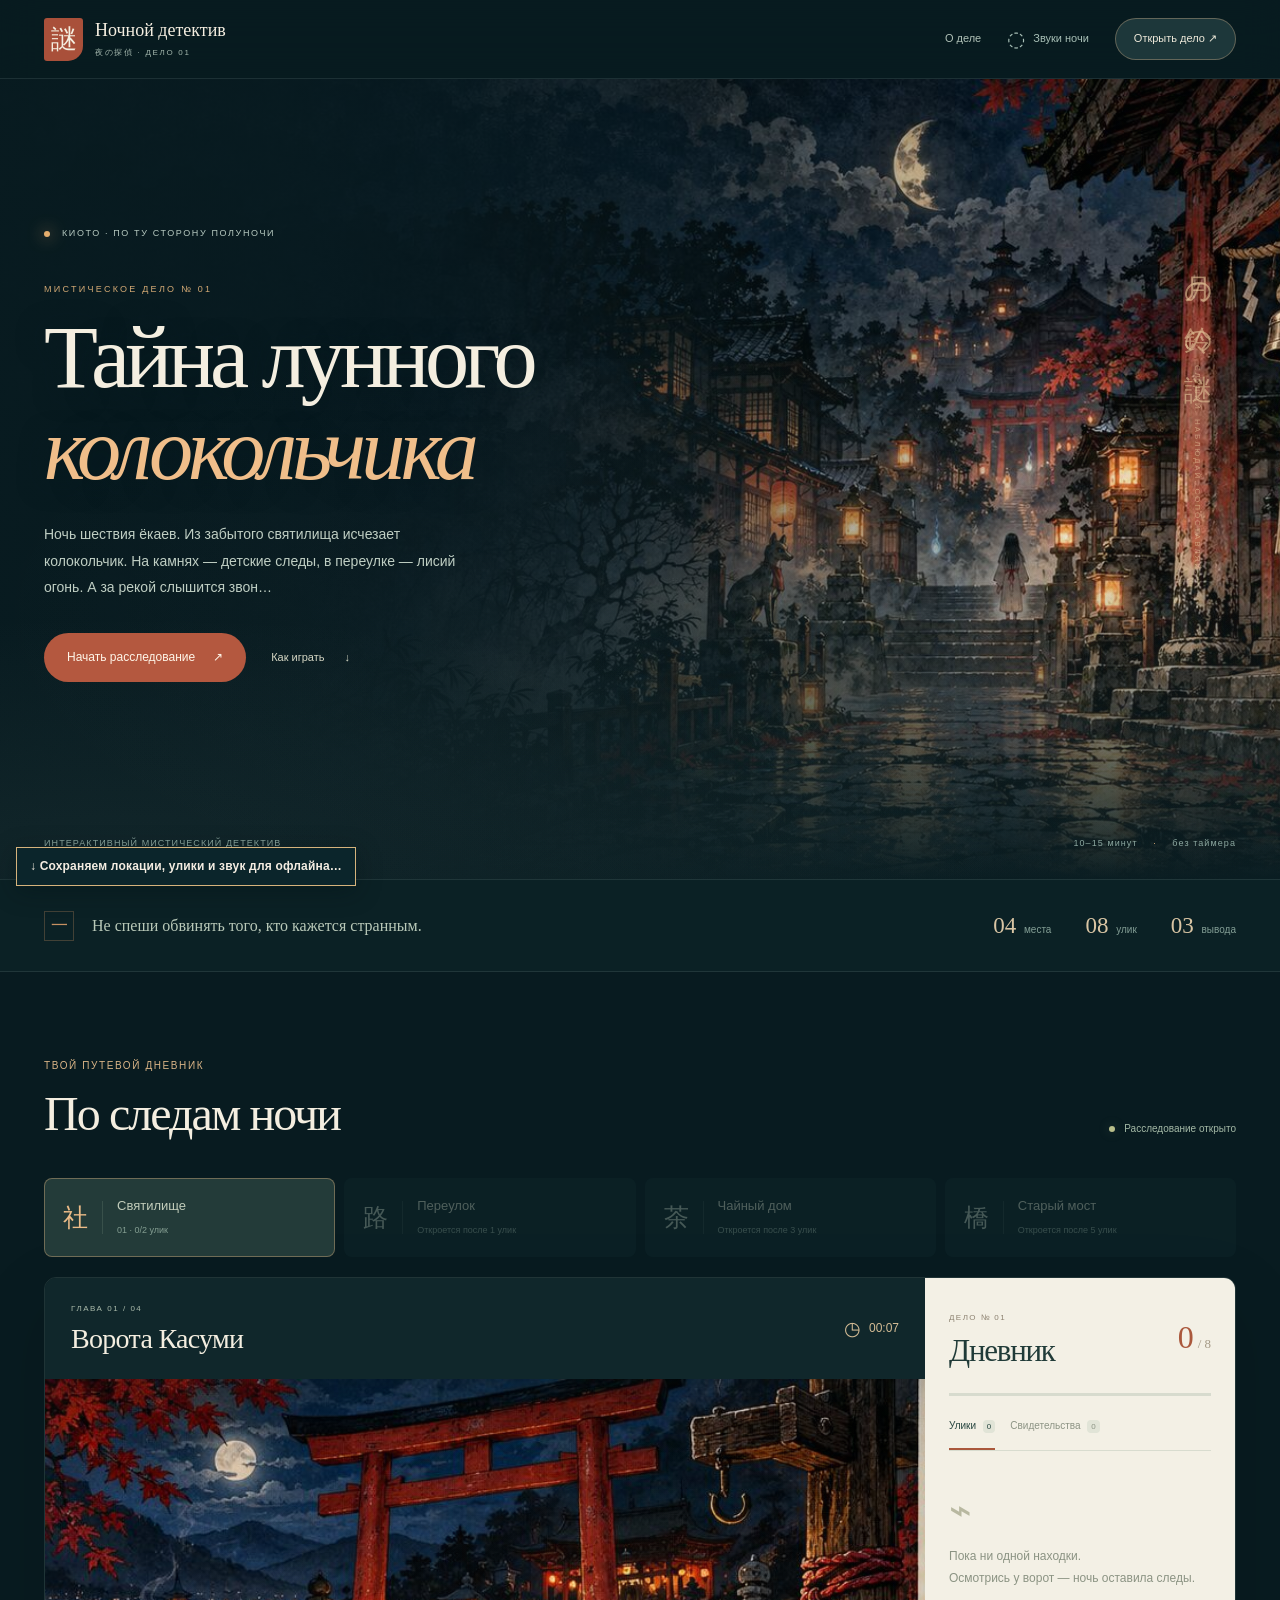
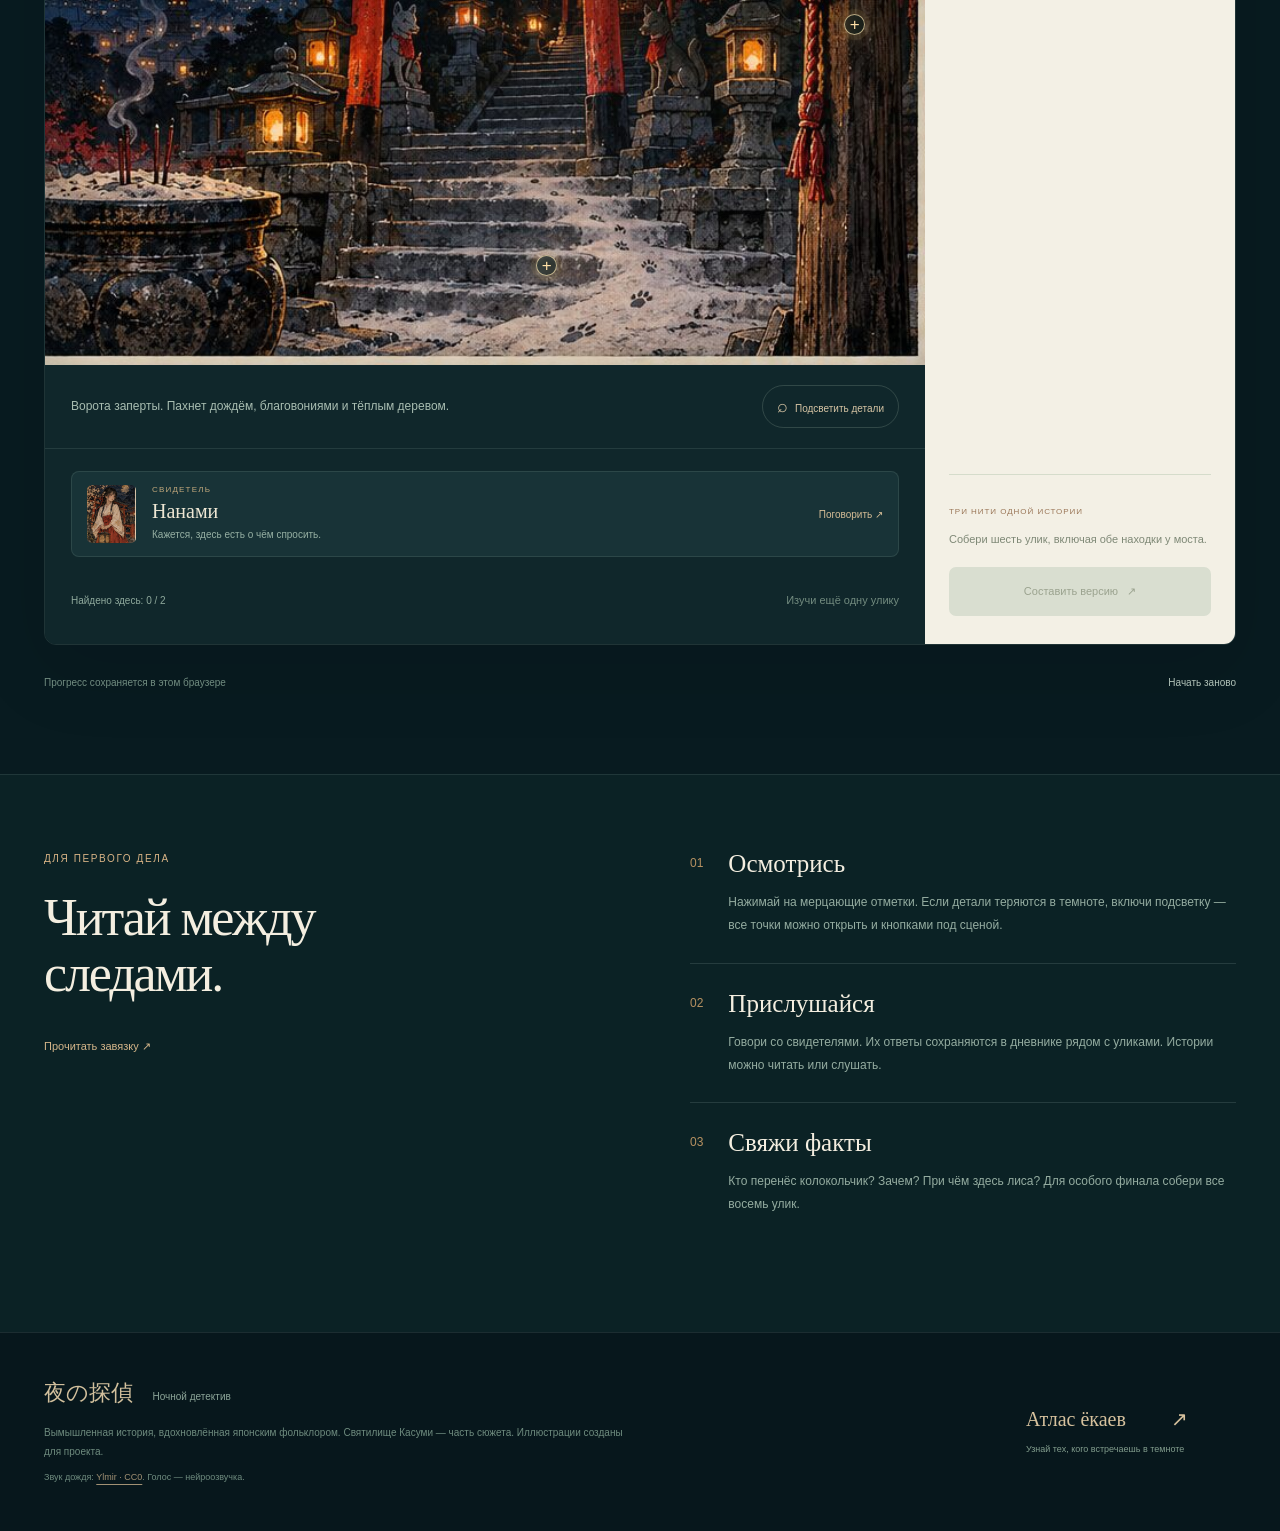
<file: detective/index.html>
<!doctype html>
<html lang="ru">
<head>
<meta charset="utf-8"><meta name="viewport" content="width=device-width, initial-scale=1, viewport-fit=cover"><meta name="theme-color" content="#081b20">
<meta name="description" content="Ночной Киото, пропавший колокольчик и восемь улик. Исследуй четыре места, расспроси свидетелей и раскрой мистическое дело.">
<title>Тайна лунного колокольчика — Ночной детектив</title>
<link rel="icon" href="favicon.svg" type="image/svg+xml"><link rel="preload" as="image" href="assets/art-00.jpg"><link rel="stylesheet" href="style.css">
<link rel="manifest" href="manifest.webmanifest">
<link rel="apple-touch-icon" href="icon-192.png">
<meta name="apple-mobile-web-app-capable" content="yes">
<meta name="apple-mobile-web-app-title" content="Лунный детектив">
<link rel="stylesheet" href="offline.css">
</head>
<body>
<a class="skip" href="#investigation">Перейти к расследованию</a>
<header class="header"><div class="shell header-inner">
 <a href="#top" class="brand" aria-label="Ночной детектив — в начало"><span class="seal" lang="ja">謎</span><span>Ночной детектив<small>夜の探偵 · ДЕЛО 01</small></span></a>
 <nav class="header-actions" aria-label="Навигация"><button type="button" class="quiet info-trigger">О деле</button><button type="button" class="sound-button" id="soundButton" aria-pressed="false" aria-label="Включить звуки ночи"><span aria-hidden="true">◌</span><span class="sound-label">Звуки ночи</span></button><button type="button" class="header-start" id="headerStart">Открыть дело <span aria-hidden="true">↗</span></button></nav>
</div></header>
<main id="top">
<section class="hero" aria-labelledby="heroTitle"><div class="hero-art" aria-hidden="true"></div><div class="mist" aria-hidden="true"></div><div class="shell hero-content"><div class="eyebrow hero-eyebrow"><i></i>КИОТО · ПО ТУ СТОРОНУ ПОЛУНОЧИ</div><p class="case-number">МИСТИЧЕСКОЕ ДЕЛО № 01</p><h1 id="heroTitle">Тайна лунного<br><em>колокольчика</em></h1><p class="hero-description">Ночь шествия ёкаев. Из забытого святилища исчезает колокольчик. На камнях — детские следы, в переулке — лисий огонь. А за рекой слышится звон…</p><div class="hero-actions"><button type="button" class="button primary" id="heroStart">Начать расследование <span aria-hidden="true">↗</span></button><button type="button" class="hero-how" id="howButton">Как играть <span aria-hidden="true">↓</span></button></div><p class="resume-message" id="resumeMessage" hidden></p></div><div class="hero-inscription" lang="ja" aria-hidden="true">月の鈴の謎<span>СЛУШАЙ. НАБЛЮДАЙ. СОПОСТАВЛЯЙ.</span></div><div class="shell hero-bottom"><span>ИНТЕРАКТИВНЫЙ МИСТИЧЕСКИЙ ДЕТЕКТИВ</span><span>10–15 минут <b>·</b> без таймера</span></div></section>
<div class="case-strip"><div class="shell strip-inner"><p><span class="tiny-seal" aria-hidden="true">一</span> Не спеши обвинять того, кто кажется странным.</p><div class="case-facts"><span><b>04</b> места</span><span><b>08</b> улик</span><span><b>03</b> вывода</span></div></div></div>
<section id="investigation" class="investigation" aria-labelledby="investigationTitle"><div class="shell">
 <div class="section-heading"><div><p class="eyebrow muted-gold">ТВОЙ ПУТЕВОЙ ДНЕВНИК</p><h2 id="investigationTitle">По следам ночи</h2></div><div class="case-state"><i id="caseDot"></i><span id="caseStateText">Расследование открыто</span></div></div>
 <div class="route" id="route" role="group" aria-label="Места расследования"></div>
 <div class="workspace"><div class="scene-column">
  <div class="scene-top"><div><p class="eyebrow" id="sceneChapter">ГЛАВА 01 / 04</p><h3 id="sceneTitle">Ворота Касуми</h3></div><div class="scene-clock"><span aria-hidden="true">◷</span><span id="sceneTime">00:07</span></div></div>
  <div class="scene" id="scene" aria-label="Место с интерактивными уликами"></div>
  <div class="scene-caption"><p id="sceneDescription"></p><button type="button" id="inspectButton" class="inspect-button" aria-pressed="false"><span aria-hidden="true">⌕</span> Подсветить детали</button></div>
  <div id="accessibleClues" class="accessible-clues" hidden></div>
  <button type="button" class="witness-button" id="witnessButton"><img id="witnessPortrait" src="assets/art-11.jpg" alt=""><span><small>СВИДЕТЕЛЬ</small><strong id="witnessName">Нанами</strong><span id="witnessPrompt">Кажется, она ждала твоего прихода.</span></span><b aria-hidden="true">Поговорить ↗</b></button>
  <div class="scene-nav"><span id="localProgress">Найдено здесь: 0 / 2</span><button type="button" id="nextLocation">Дальше по следу <span aria-hidden="true">→</span></button></div>
 </div>
 <aside class="notebook" id="notebook" aria-label="Дневник расследования"><div class="notebook-heading"><div><span class="eyebrow">ДЕЛО № 01</span><h3>Дневник</h3></div><span class="notebook-count" id="clueCount">0<span>/ 8</span></span></div><div class="progress-track" role="progressbar" aria-label="Собранные улики" aria-valuemin="0" aria-valuemax="8" aria-valuenow="0" id="progressTrack"><span id="progressFill"></span></div>
  <div class="journal-tabs" role="group" aria-label="Раздел дневника"><button type="button" id="cluesTab" aria-pressed="true">Улики <span id="cluesBadge">0</span></button><button type="button" id="testimonyTab" aria-pressed="false">Свидетельства <span id="testimonyBadge">0</span></button></div>
  <div class="journal-items" id="journalItems" aria-live="polite"></div><div class="deduction-callout"><span class="eyebrow">ТРИ НИТИ ОДНОЙ ИСТОРИИ</span><p id="deductionHelp">Собери шесть улик, включая обе находки у моста.</p><button type="button" id="deductionButton" class="button deduction-button" disabled>Составить версию <span aria-hidden="true">↗</span></button></div>
 </aside></div>
 <div class="workspace-footer"><span id="saveStatus">Прогресс сохраняется в этом браузере</span><button type="button" class="quiet" id="resetButton">Начать заново</button></div>
</div></section>
<section class="how-section" id="how" aria-labelledby="howTitle"><div class="shell how-layout"><div><p class="eyebrow muted-gold">ДЛЯ ПЕРВОГО ДЕЛА</p><h2 id="howTitle">Читай между<br>следами.</h2><button type="button" class="quiet info-trigger">Прочитать завязку ↗</button></div><div class="how-steps"><article><span>01</span><div><h3>Осмотрись</h3><p>Нажимай на мерцающие отметки. Если детали теряются в темноте, включи подсветку — все точки можно открыть и кнопками под сценой.</p></div></article><article><span>02</span><div><h3>Прислушайся</h3><p>Говори со свидетелями. Их ответы сохраняются в дневнике рядом с уликами. Истории можно читать или слушать.</p></div></article><article><span>03</span><div><h3>Свяжи факты</h3><p>Кто перенёс колокольчик? Зачем? При чём здесь лиса? Для особого финала собери все восемь улик.</p></div></article></div></div></section>
</main>
<footer class="footer"><div class="shell footer-inner"><div><a class="footer-brand" href="#top">夜の探偵 <span>Ночной детектив</span></a><p>Вымышленная история, вдохновлённая японским фольклором. Святилище Касуми — часть сюжета. Иллюстрации созданы для проекта.</p><p class="credits">Звук дождя: <a href="https://opengameart.org/content/rain-loopable" target="_blank" rel="noopener">Ylmir · CC0</a>. Голос — нейроозвучка.</p></div><a class="atlas-link" href="../atlas/" target="_blank" rel="noopener">Атлас ёкаев <span aria-hidden="true">↗</span><small>Узнай тех, кого встречаешь в темноте</small></a></div></footer>
<dialog id="dialog" aria-labelledby="dialogTitle"><button type="button" class="dialog-close" id="dialogClose" aria-label="Закрыть окно">×</button><div id="dialogContent"></div><div class="voice-box" id="voiceBox" hidden><button type="button" id="voiceButton">▷ Слушать историю</button><div id="voiceControls" hidden><audio controls preload="none" id="voicePlayer" aria-label="Аудиоверсия текста"></audio><small>Нейроозвучка · одна запись для всех слушателей</small></div><p id="voiceStatus" role="status"></p></div></dialog>
<div class="sound-settings" id="soundSettings" hidden><label for="ambientVolume">Громкость ночи</label><input type="range" min="0" max="100" value="30" id="ambientVolume" aria-label="Громкость дождя и звуков"><span>Дождь и тихий звон</span></div>
<div class="toast" id="toast" role="status"></div>
<script src="data.js"></script><script src="app.js"></script><script src="offline.js" defer></script>
</body></html>
</file>
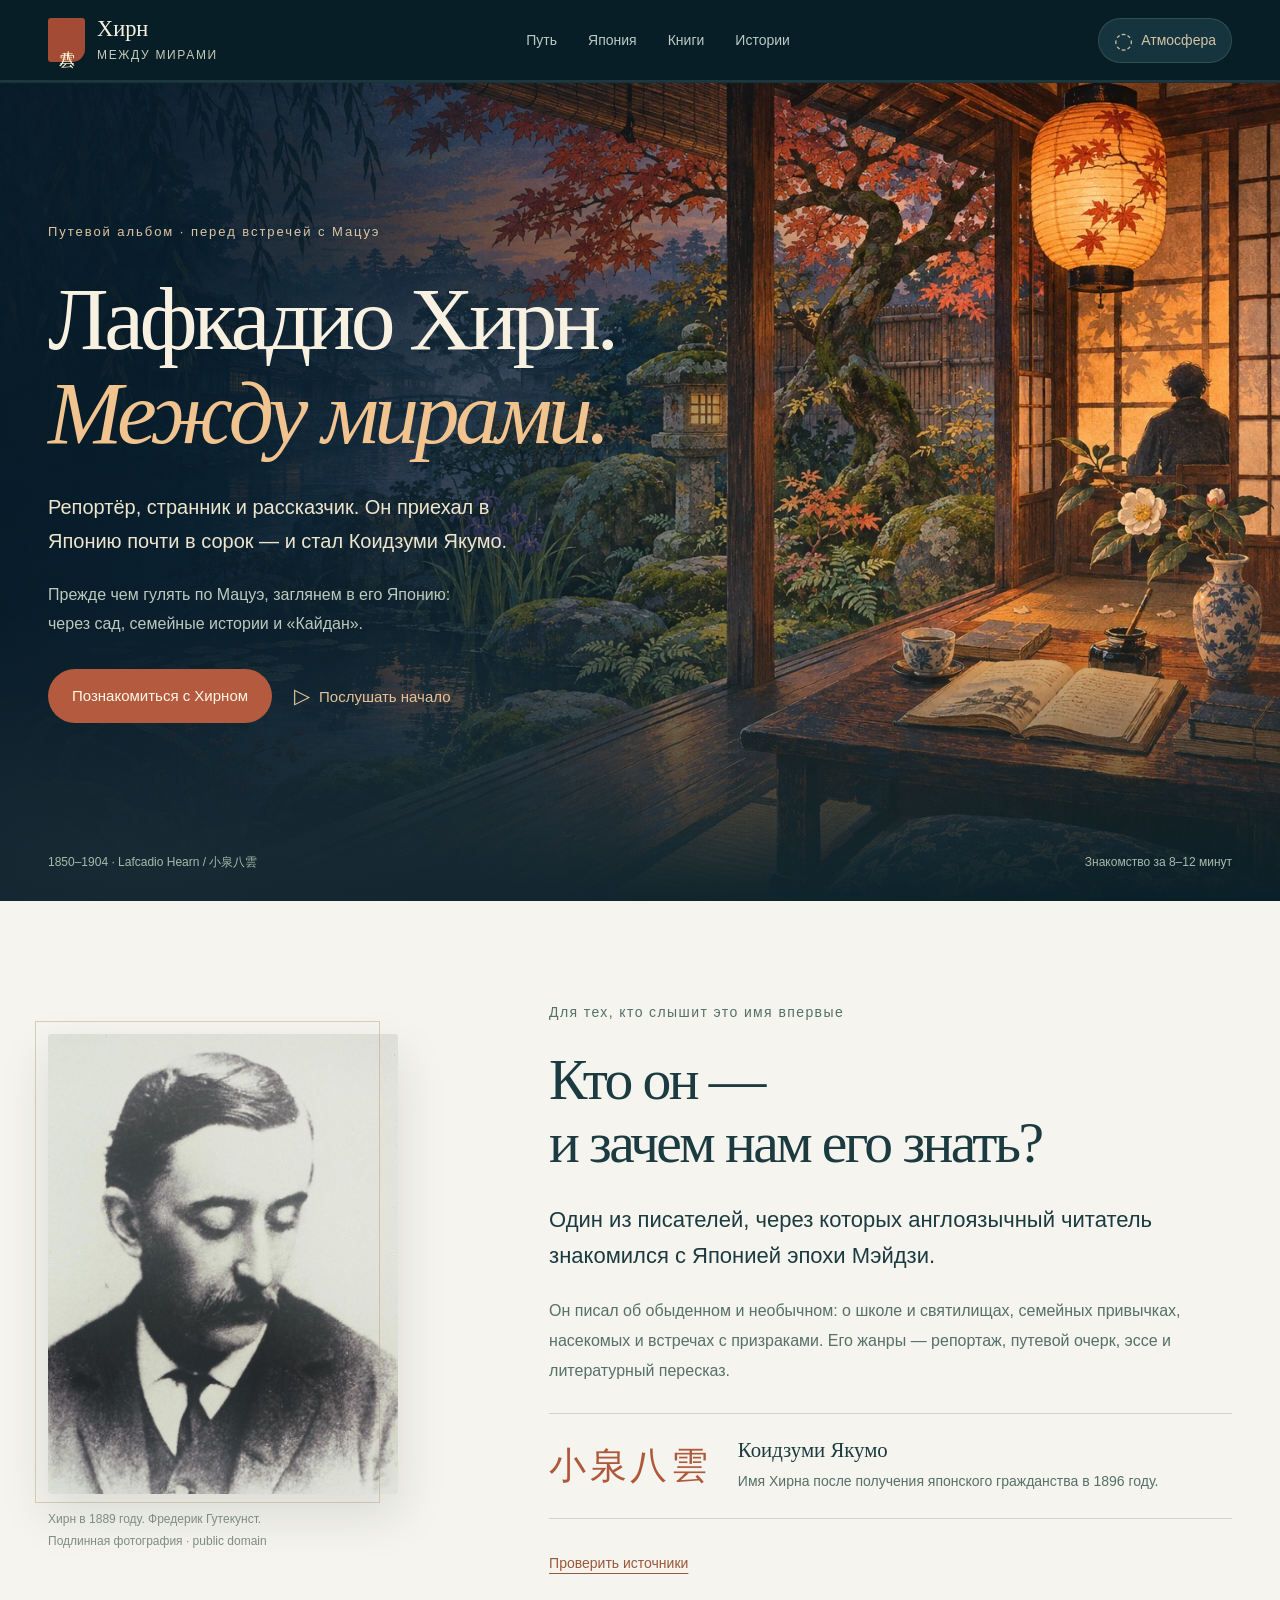
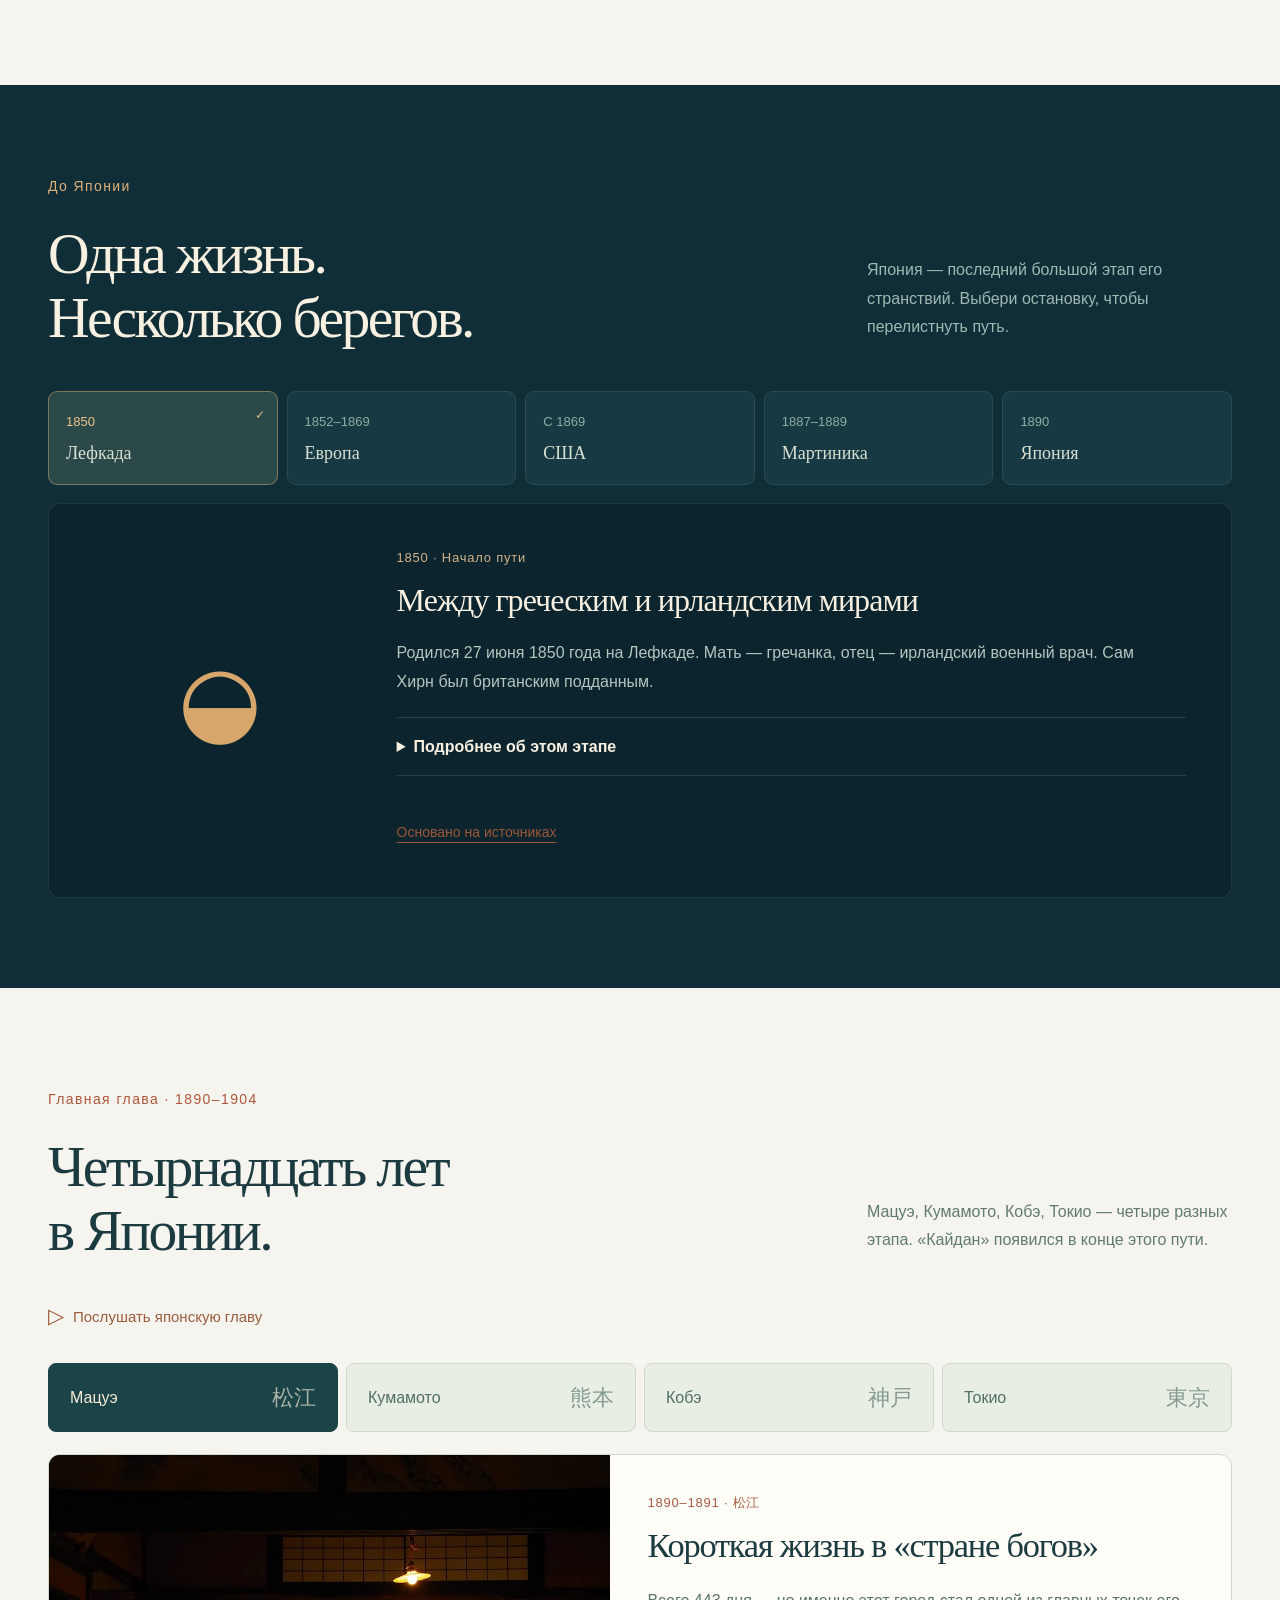
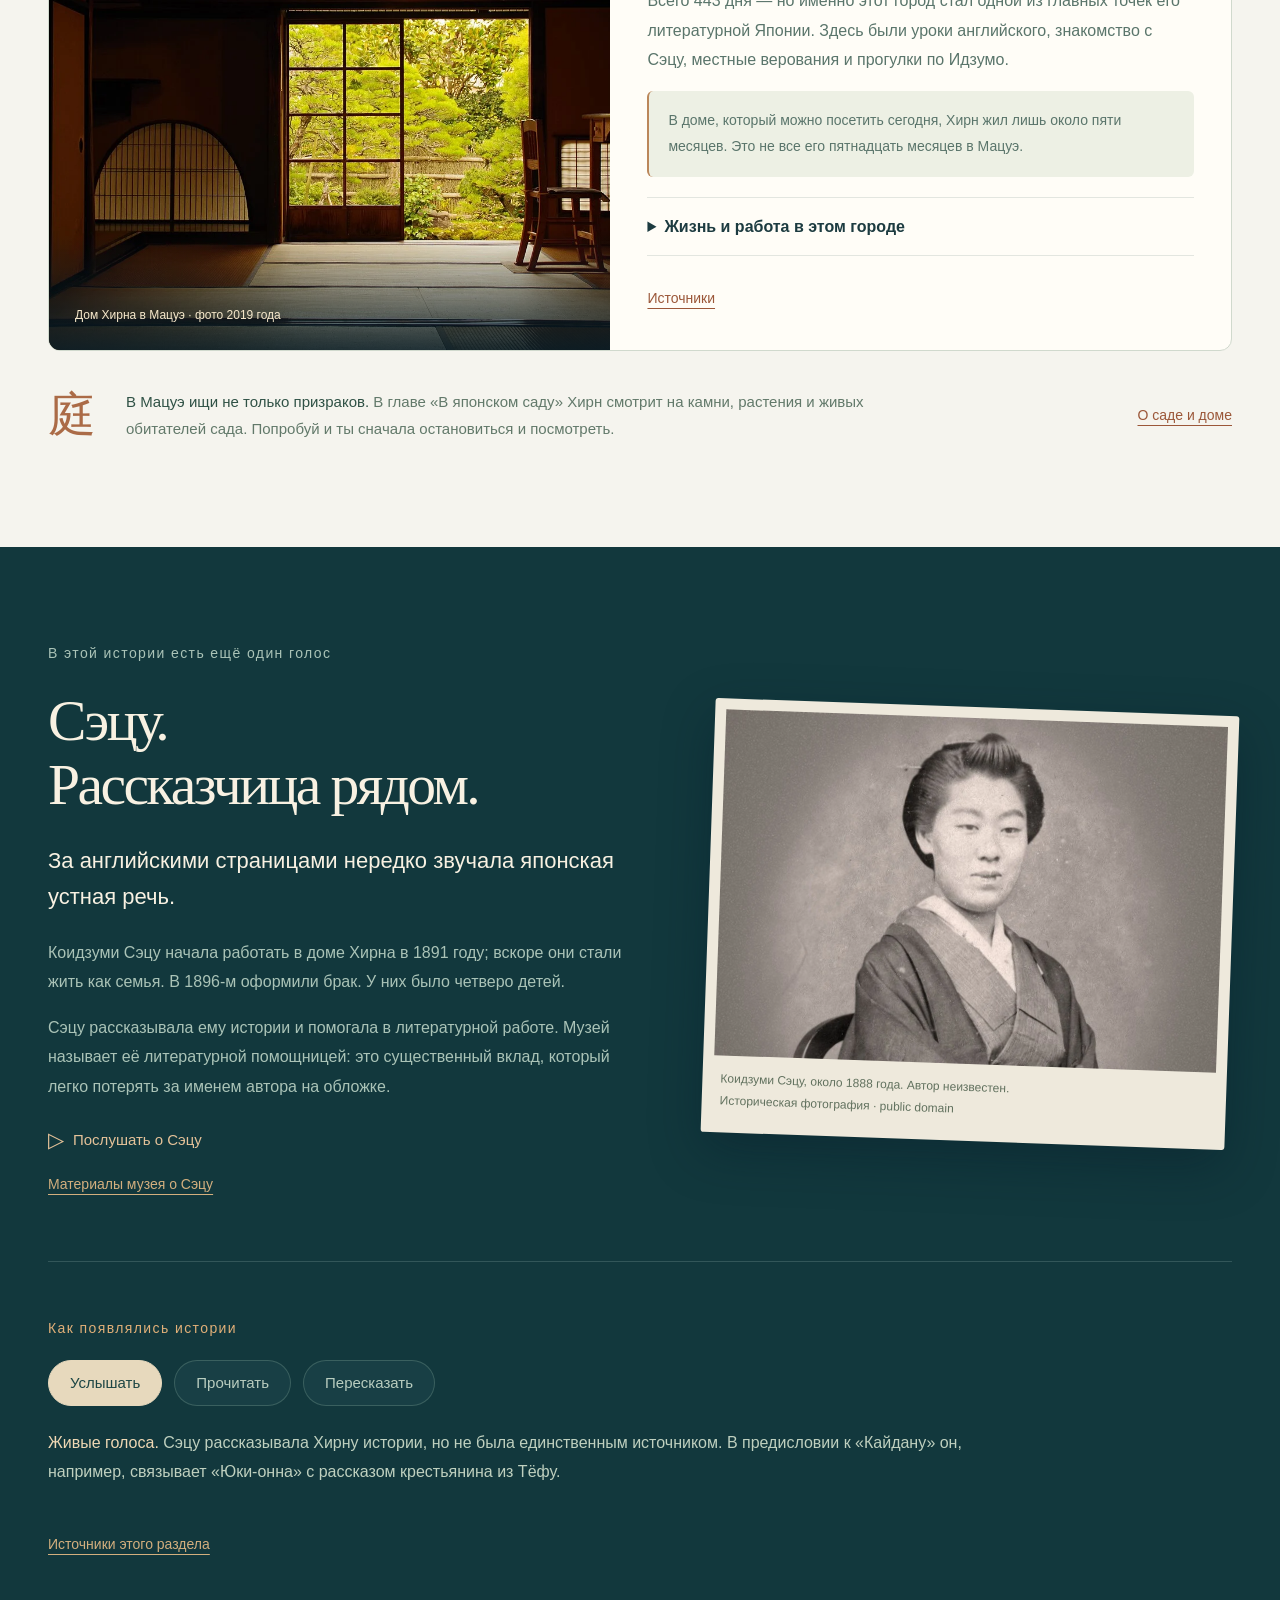
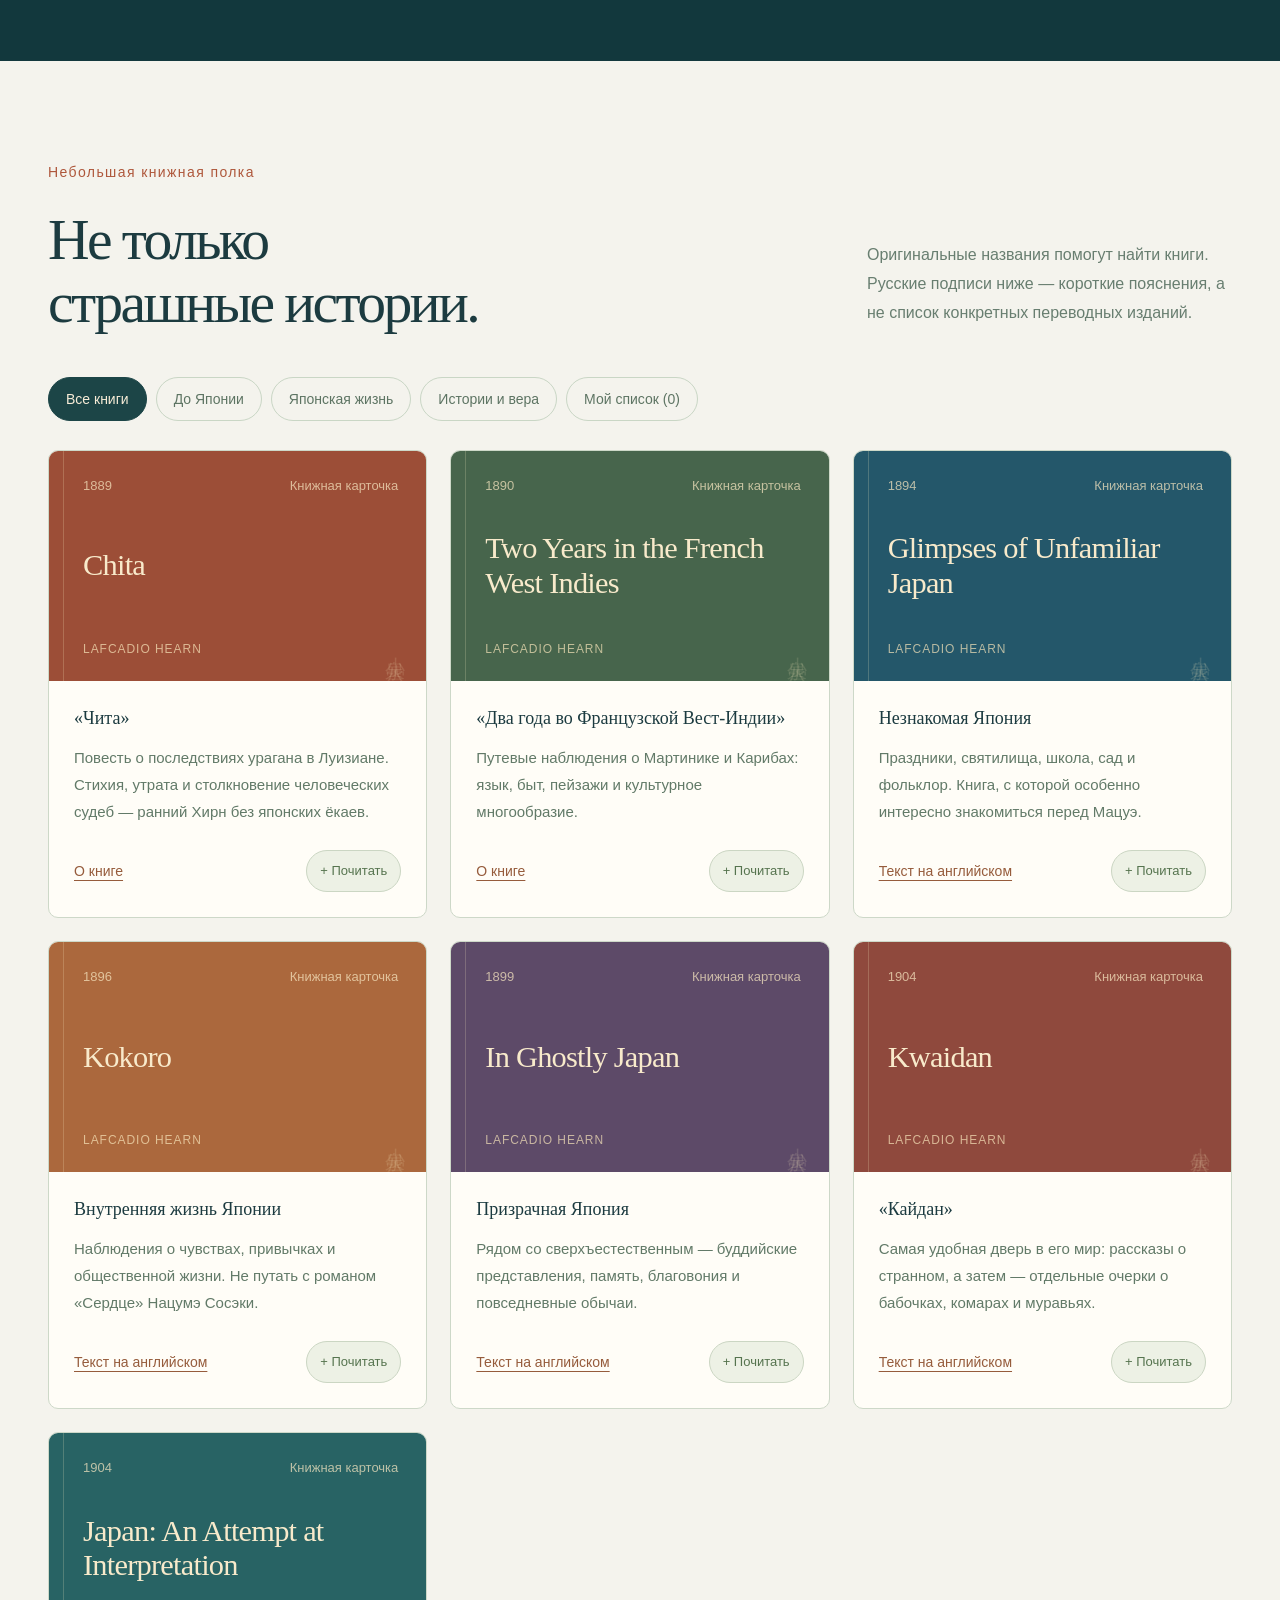
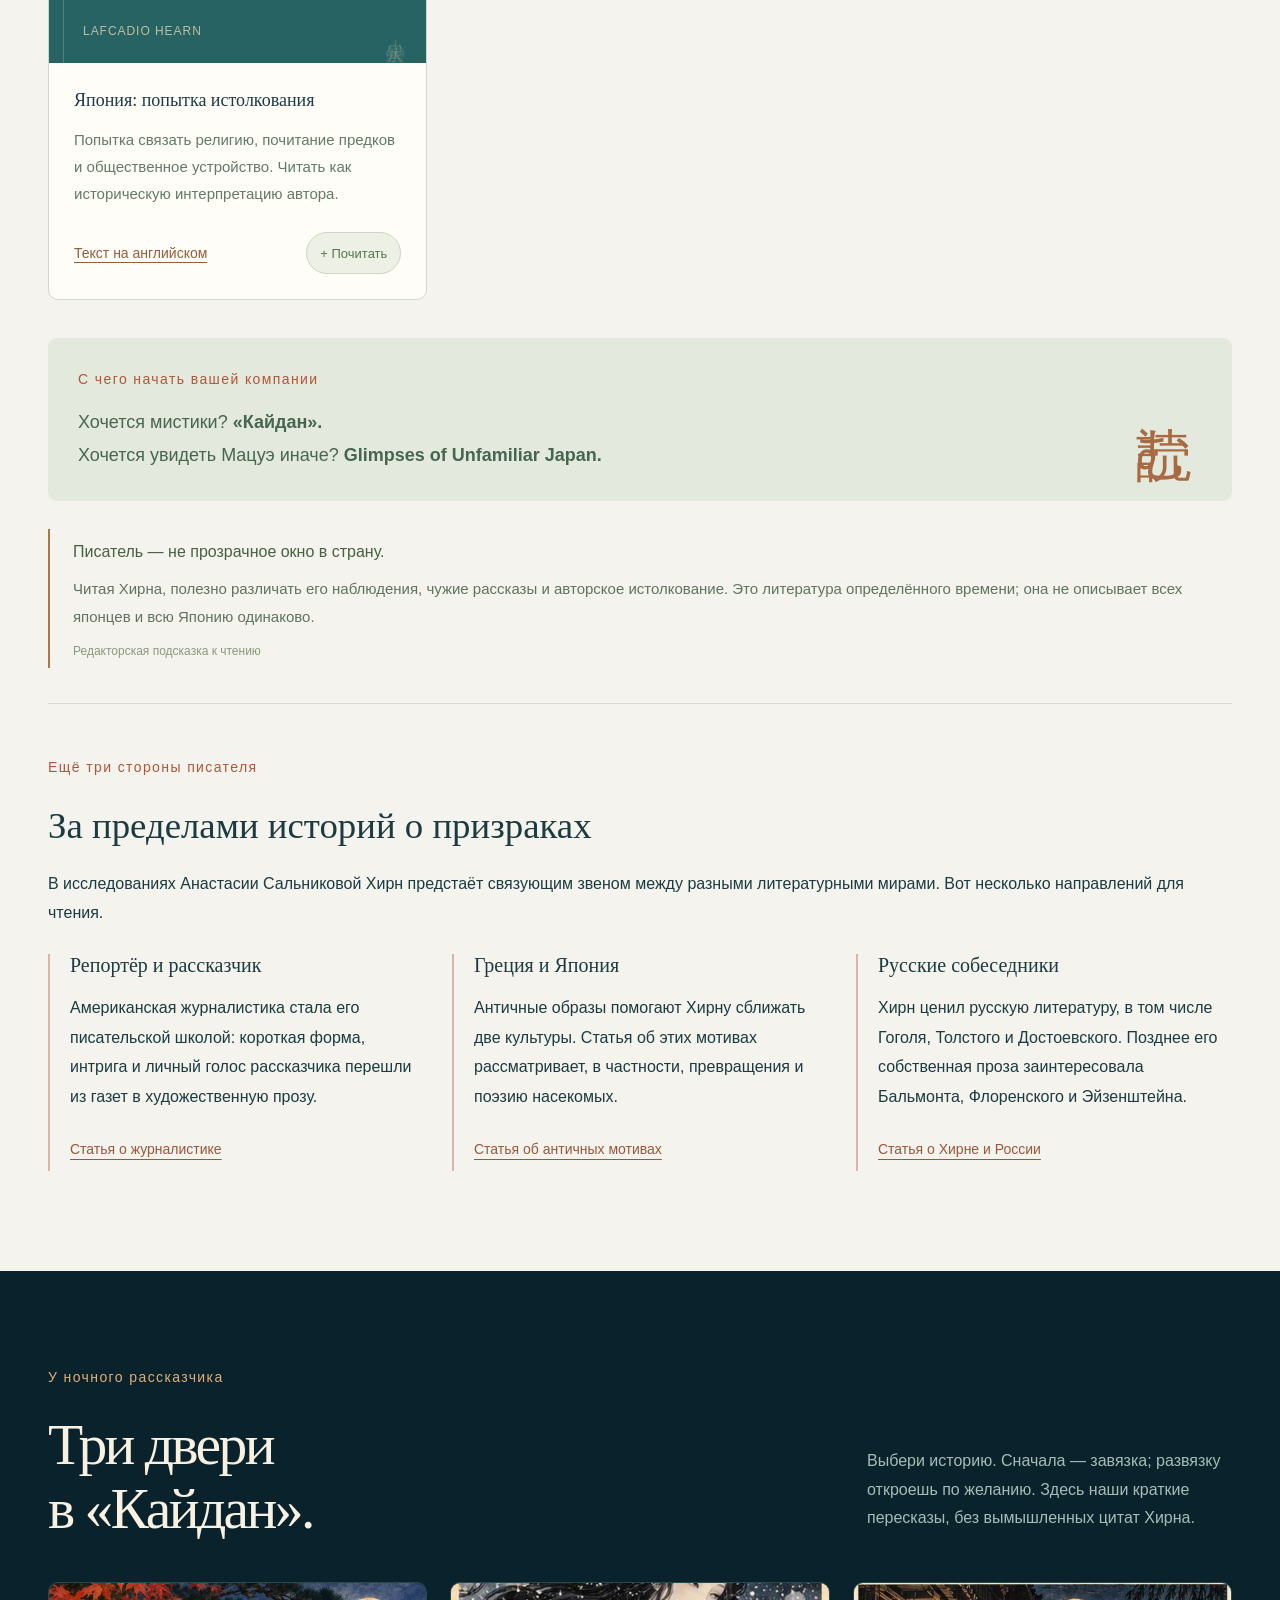
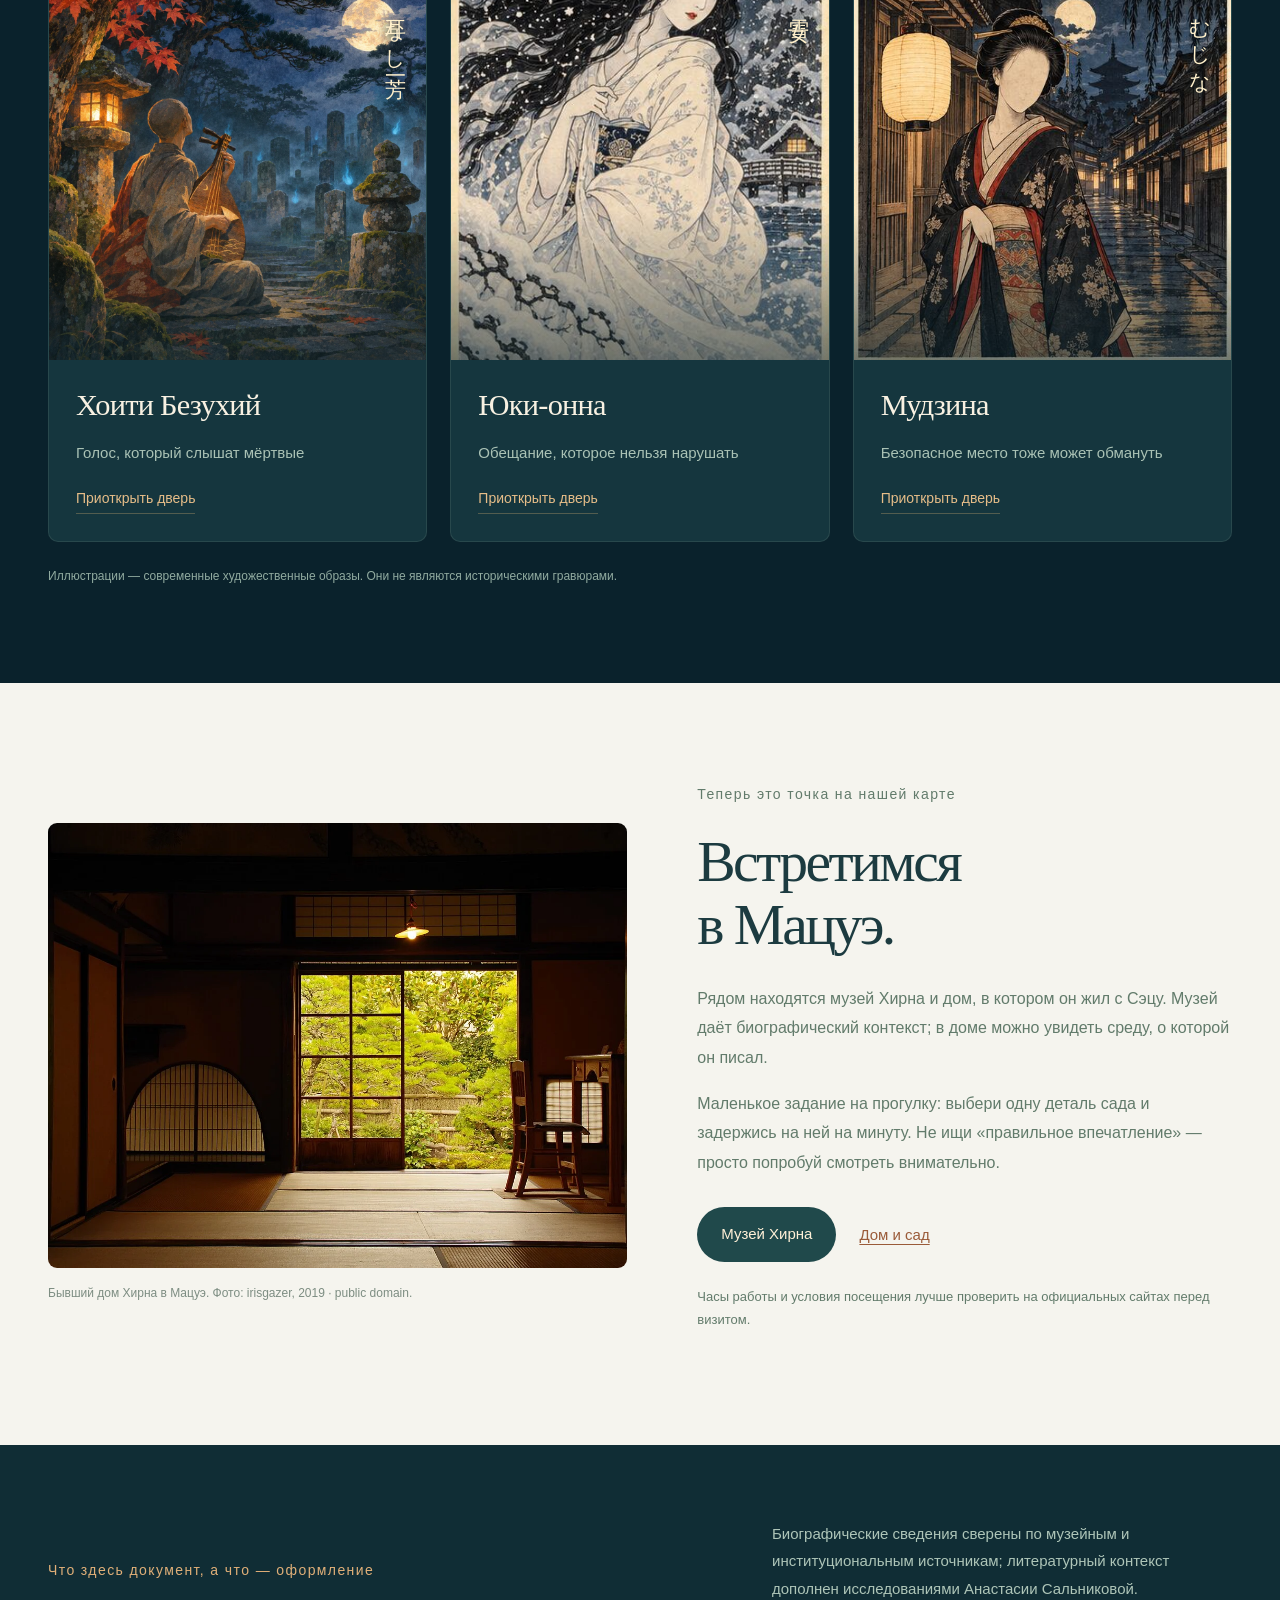
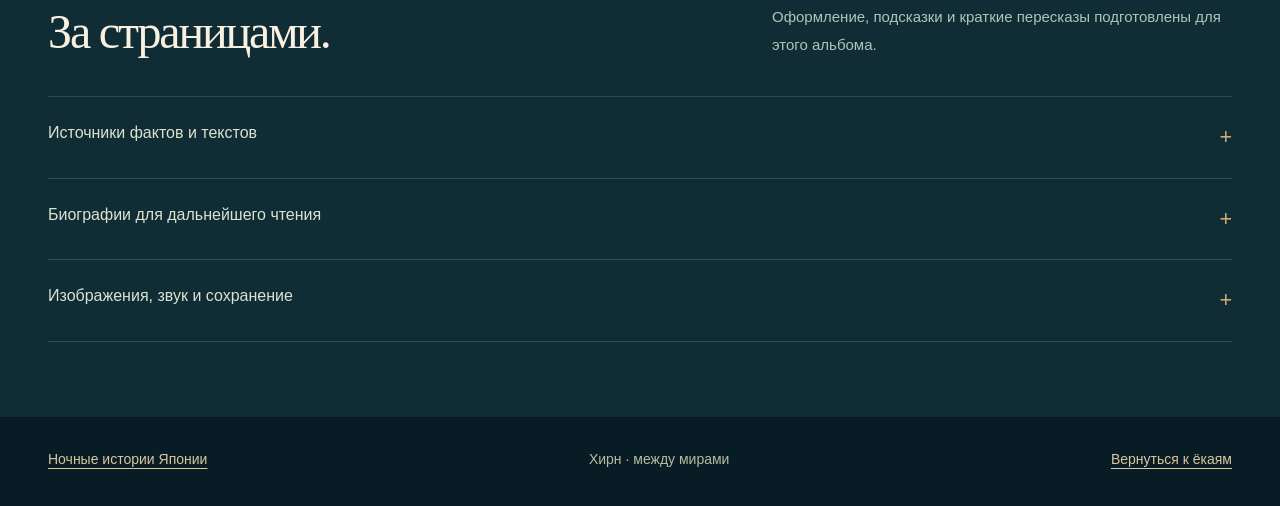
<file: hearn/index.html>
<!doctype html><html lang="ru"><head>
<meta charset="utf-8"><meta name="viewport" content="width=device-width, initial-scale=1, viewport-fit=cover"><meta name="theme-color" content="#0a2028"><meta name="description" content="Лафкадио Хирн: путь в Японию, жизнь в Мацуэ, Коидзуми Сэцу, книги и три истории из Кайдана. Интерактивный путевой альбом."><meta property="og:title" content="Лафкадио Хирн. Между мирами"><meta property="og:description" content="Познакомиться с человеком, который научил мир прислушиваться к другой Японии."><meta property="og:image" content="https://483heilig-rgb.github.io/japan-mysteries/hearn/assets/matsue-dusk.webp"><meta property="og:type" content="website"><title>Лафкадио Хирн · Между мирами</title>
<link rel="icon" href="icon.svg" type="image/svg+xml"><link rel="manifest" href="manifest.webmanifest"><link rel="preload" href="assets/matsue-dusk.webp" as="image"><link rel="stylesheet" href="style.css?v=4">
</head><body>
<a class="skip" href="#portrait">Перейти к знакомству с Хирном</a>
<header class="header"><div class="wrap header-inner"><a href="#top" class="brand"><span class="brand-mark" lang="ja">八雲</span><span>Хирн<span class="brand-sub">МЕЖДУ МИРАМИ</span></span></a><nav aria-label="Главные разделы" class="desktop-nav"><a href="#journey">Путь</a><a href="#japan">Япония</a><a href="#books">Книги</a><a href="#stories">Истории</a></nav><button type="button" id="soundToggle" class="sound" aria-pressed="false" aria-label="Включить дождь"><span aria-hidden="true">◌</span><span>Атмосфера</span></button></div><div class="reading-line" aria-hidden="true"><span id="readingLine"></span></div></header>
<main id="top">
<section class="hero" aria-labelledby="heroHeading"><div class="hero-image" aria-hidden="true"></div><div class="hero-mist" aria-hidden="true"></div><div class="wrap hero-content"><p class="eyebrow">Путевой альбом · перед встречей с Мацуэ</p><h1 id="heroHeading">Лафкадио Хирн.<br><em>Между мирами.</em></h1><p class="hero-lead">Репортёр, странник и рассказчик. Он приехал в Японию почти в сорок — и стал Коидзуми Якумо.</p><p class="hero-small">Прежде чем гулять по Мацуэ, заглянем в его Японию: через сад, семейные истории и «Кайдан».</p><div class="hero-actions"><a class="button primary" href="#portrait">Познакомиться с Хирном</a><button type="button" class="listen-button" data-audio="intro">Послушать начало</button></div></div><div class="wrap hero-foot"><span>1850–1904 · Lafcadio Hearn / 小泉八雲</span><span>Знакомство за 8–12 минут</span></div></section>
<section id="portrait" class="portrait-section"><div class="wrap portrait-layout"><figure class="portrait-photo"><img src="assets/portrait.jpg" alt="Лафкадио Хирн, подлинный портрет 1889 года" width="712" height="1024" loading="lazy"><figcaption>Хирн в 1889 году. Фредерик Гутекунст.<br>Подлинная фотография · public domain</figcaption></figure><div class="portrait-text"><p class="eyebrow coral">Для тех, кто слышит это имя впервые</p><h2>Кто он —<br>и зачем нам его знать?</h2><p class="large-copy">Один из писателей, через которых англоязычный читатель знакомился с Японией эпохи Мэйдзи.</p><p>Он писал об обыденном и необычном: о школе и святилищах, семейных привычках, насекомых и встречах с призраками. Его жанры — репортаж, путевой очерк, эссе и литературный пересказ.</p><div class="name-card"><span lang="ja">小泉八雲</span><div><strong>Коидзуми Якумо</strong><p>Имя Хирна после получения японского гражданства в 1896 году.</p></div></div><button type="button" class="source-button" data-sources="bio,glimpses,kwaidan">Проверить источники</button></div></div></section>
<section id="journey" class="journey-section"><div class="wrap"><div class="section-heading"><div><p class="eyebrow gold">До Японии</p><h2>Одна жизнь.<br>Несколько берегов.</h2></div><p class="section-intro">Япония — последний большой этап его странствий. Выбери остановку, чтобы перелистнуть путь.</p></div><div class="journey-stops" id="journeyStops" role="group" aria-label="Остановки в жизни Хирна"></div><div class="journey-panel" id="journeyPanel" aria-live="polite"></div></div></section>
<section id="japan" class="japan-section"><div class="wrap"><div class="section-heading"><div><p class="eyebrow coral">Главная глава · 1890–1904</p><h2>Четырнадцать лет<br>в Японии.</h2></div><p class="section-intro">Мацуэ, Кумамото, Кобэ, Токио — четыре разных этапа. «Кайдан» появился в конце этого пути.</p></div><button type="button" class="listen-button chapter-listen" data-audio="japan">Послушать японскую главу</button><div class="japan-tabs" id="japanTabs" role="group" aria-label="Японские города Хирна"></div><div id="japanPanel" class="japan-panel" aria-live="polite"></div><div class="matsue-note"><span aria-hidden="true">庭</span><p><strong>В Мацуэ ищи не только призраков.</strong> В главе «В японском саду» Хирн смотрит на камни, растения и живых обитателей сада. Попробуй и ты сначала остановиться и посмотреть.</p><button type="button" class="source-button" data-sources="house,glimpses">О саде и доме</button></div></div></section>
<section id="setsu" class="setsu-section"><div class="wrap setsu-layout"><div class="setsu-text"><p class="eyebrow gold">В этой истории есть ещё один голос</p><h2>Сэцу.<br>Рассказчица рядом.</h2><p class="large-copy">За английскими страницами нередко звучала японская устная речь.</p><p>Коидзуми Сэцу начала работать в доме Хирна в 1891 году; вскоре они стали жить как семья. В 1896-м оформили брак. У них было четверо детей.</p><p>Сэцу рассказывала ему истории и помогала в литературной работе. Музей называет её литературной помощницей: это существенный вклад, который легко потерять за именем автора на обложке.</p><button type="button" class="listen-button" data-audio="setsu">Послушать о Сэцу</button><br><button type="button" class="source-button light" data-sources="setsu">Материалы музея о Сэцу</button></div><figure class="setsu-photo"><img src="assets/setsu.webp" alt="Коидзуми Сэцу, историческая фотография" width="1280" height="720" loading="lazy"><figcaption>Коидзуми Сэцу, около 1888 года. Автор неизвестен.<br>Историческая фотография · public domain</figcaption></figure></div><div class="wrap method"><p class="eyebrow gold">Как появлялись истории</p><div class="method-tabs" id="methodTabs" role="group" aria-label="Источники и метод Хирна"><button type="button" data-method="oral" aria-pressed="true">Услышать</button><button type="button" data-method="books" aria-pressed="false">Прочитать</button><button type="button" data-method="retell" aria-pressed="false">Пересказать</button></div><div id="methodText" class="method-text" aria-live="polite"></div><button type="button" class="source-button light" data-sources="setsu,kwaidan">Источники этого раздела</button></div></section>
<section id="books" class="books-section"><div class="wrap"><div class="section-heading"><div><p class="eyebrow coral">Небольшая книжная полка</p><h2>Не только<br>страшные истории.</h2></div><p class="section-intro">Оригинальные названия помогут найти книги. Русские подписи ниже — короткие пояснения, а не список конкретных переводных изданий.</p></div><div id="bookFilters" class="book-filters" role="group" aria-label="Темы книг"></div><div id="bookGrid" class="book-grid" aria-live="polite"></div><div class="reading-pick"><div><p class="eyebrow coral">С чего начать вашей компании</p><p>Хочется мистики? <strong>«Кайдан».</strong><br>Хочется увидеть Мацуэ иначе? <strong>Glimpses of Unfamiliar Japan.</strong></p></div><span lang="ja" aria-hidden="true">読む</span></div><aside class="lens-note"><strong>Писатель — не прозрачное окно в страну.</strong><p>Читая Хирна, полезно различать его наблюдения, чужие рассказы и авторское истолкование. Это литература определённого времени; она не описывает всех японцев и всю Японию одинаково.</p><span>Редакторская подсказка к чтению</span></aside></div><div class="wrap research-note"><p class="eyebrow coral">Ещё три стороны писателя</p><h3>За пределами историй о призраках</h3><p>В исследованиях Анастасии Сальниковой Хирн предстаёт связующим звеном между разными литературными мирами. Вот несколько направлений для чтения.</p><div class="research-grid"><article><h4>Репортёр и рассказчик</h4><p>Американская журналистика стала его писательской школой: короткая форма, интрига и личный голос рассказчика перешли из газет в художественную прозу.</p><button type="button" class="source-button" data-sources="salnikova-journalism">Статья о журналистике</button></article><article><h4>Греция и Япония</h4><p>Античные образы помогают Хирну сближать две культуры. Статья об этих мотивах рассматривает, в частности, превращения и поэзию насекомых.</p><button type="button" class="source-button" data-sources="salnikova-antiquity">Статья об античных мотивах</button></article><article><h4>Русские собеседники</h4><p>Хирн ценил русскую литературу, в том числе Гоголя, Толстого и Достоевского. Позднее его собственная проза заинтересовала Бальмонта, Флоренского и Эйзенштейна.</p><button type="button" class="source-button" data-sources="salnikova-russia">Статья о Хирне и России</button></article></div></div></section>
<section id="stories" class="stories-section"><div class="wrap"><div class="section-heading"><div><p class="eyebrow gold">У ночного рассказчика</p><h2>Три двери<br>в «Кайдан».</h2></div><p class="section-intro">Выбери историю. Сначала — завязка; развязку откроешь по желанию. Здесь наши краткие пересказы, без вымышленных цитат Хирна.</p></div><div id="storyGrid" class="story-grid"></div><p class="stories-note">Иллюстрации — современные художественные образы. Они не являются историческими гравюрами.</p></div></section>
<section id="visit" class="visit-section"><div class="wrap visit-layout"><figure><img src="assets/house.webp" alt="Подлинный дом Хирна в Мацуэ, фотография 2019 года" width="1280" height="853" loading="lazy"><figcaption>Бывший дом Хирна в Мацуэ. Фото: irisgazer, 2019 · public domain.</figcaption></figure><div><p class="eyebrow coral">Теперь это точка на нашей карте</p><h2>Встретимся<br>в Мацуэ.</h2><p>Рядом находятся музей Хирна и дом, в котором он жил с Сэцу. Музей даёт биографический контекст; в доме можно увидеть среду, о которой он писал.</p><p>Маленькое задание на прогулку: выбери одну деталь сада и задержись на ней на минуту. Не ищи «правильное впечатление» — просто попробуй смотреть внимательно.</p><div class="visit-links"><a class="button dark" href="https://www.hearn-museum-matsue.jp/english.html" target="_blank" rel="noopener">Музей Хирна</a><a class="text-link" href="https://www.hearn-museum-matsue.jp/residence/english.html" target="_blank" rel="noopener">Дом и сад</a></div><p class="small-note">Часы работы и условия посещения лучше проверить на официальных сайтах перед визитом.</p></div></div></section>
<section id="sources" class="sources-section"><div class="wrap"><div class="sources-heading"><div><p class="eyebrow gold">Что здесь документ, а что — оформление</p><h2>За страницами.</h2></div><p>Биографические сведения сверены по музейным и институциональным источникам; литературный контекст дополнен исследованиями Анастасии Сальниковой. Оформление, подсказки и краткие пересказы подготовлены для этого альбома.</p></div><details class="source-accordion"><summary>Источники фактов и текстов</summary><div id="allSources" class="all-sources"></div></details><details class="source-accordion"><summary>Биографии для дальнейшего чтения</summary><div class="bibliography"><p><strong>Jonathan Cott. Wandering Ghost: The Odyssey of Lafcadio Hearn.</strong> Издание Kodansha International, 1992. <a href="https://openlibrary.org/books/OL1564595M/Wandering_ghost" target="_blank" rel="noopener">Карточка издания</a>.</p><p><strong>Paul Murray. A Fantastic Journey: The Life and Literature of Lafcadio Hearn.</strong> 1993. <a href="https://www.routledge.com/link/link/p/book/9781138969636" target="_blank" rel="noopener">Страница издательства</a>.</p><p class="source-disclosure">Полные тексты этих биографий при подготовке страницы не были доступны. Они приведены как дальнейшее чтение; конкретные факты на странице опираются на перечисленные выше материалы.</p></div></details><details class="source-accordion"><summary>Изображения, звук и сохранение</summary><div class="bibliography"><p>Подлинные фотографии: <a href="https://commons.wikimedia.org/wiki/File:Lafcadio_Hearn_portrait.jpg" target="_blank" rel="noopener">Хирн, 1889</a>; <a href="https://commons.wikimedia.org/wiki/File:KoizumiSetsu.jpg" target="_blank" rel="noopener">Коидзуми Сэцу</a>; <a href="https://commons.wikimedia.org/wiki/File:2019-01-04_Lafcadio_Hearn%27s_Old_Residence_in_Matsue.jpg" target="_blank" rel="noopener">дом в Мацуэ, 2019</a>. На Wikimedia Commons отмечены как public domain.</p><p>Обложка и иллюстрации историй созданы с помощью ИИ. Это художественные образы, а не реконструкции. Дождь: <a href="https://opengameart.org/content/rain-loopable" target="_blank" rel="noopener">Ylmir, Rain, CC0</a>. Озвучка — записанный нейроголос.</p><p>Список «почитать» хранится только в этом браузере. Сохранить страницу для доступа без сети можно кнопкой ниже; внешние источники по-прежнему требуют интернет.</p><button type="button" class="button outline" id="offlineButton">Сохранить для чтения без сети</button><p id="offlineStatus" role="status"></p></div></details></div></section>
</main>
<footer class="footer"><div class="wrap footer-inner"><a href="../">Ночные истории Японии</a><span>Хирн · между мирами</span><a href="../atlas/">Вернуться к ёкаям</a></div></footer>
<nav class="mobile-nav" aria-label="Разделы на телефоне"><a href="#portrait">Хирн</a><a href="#journey">Путь</a><a href="#japan">Япония</a><a href="#books">Книги</a><a href="#stories">Истории</a></nav>
<dialog id="modal" aria-labelledby="modalTitle"><button type="button" class="close-modal" id="closeModal" aria-label="Закрыть окно">×</button><div id="modalContent"></div></dialog>
<div class="audio-player" id="audioPlayer" hidden><div class="audio-label"><span id="audioTitle">Рассказ о Хирне</span><button type="button" id="closeAudio" aria-label="Закрыть проигрыватель">×</button></div><audio id="narration" controls preload="none" aria-label="Озвучка раздела"></audio><p>Нейроозвучка · текст страницы, не голос Хирна</p></div>
<div class="toast" id="toast" role="status"></div><script src="data.js?v=4"></script><script src="app.js?v=4"></script>
</body></html>
</file>
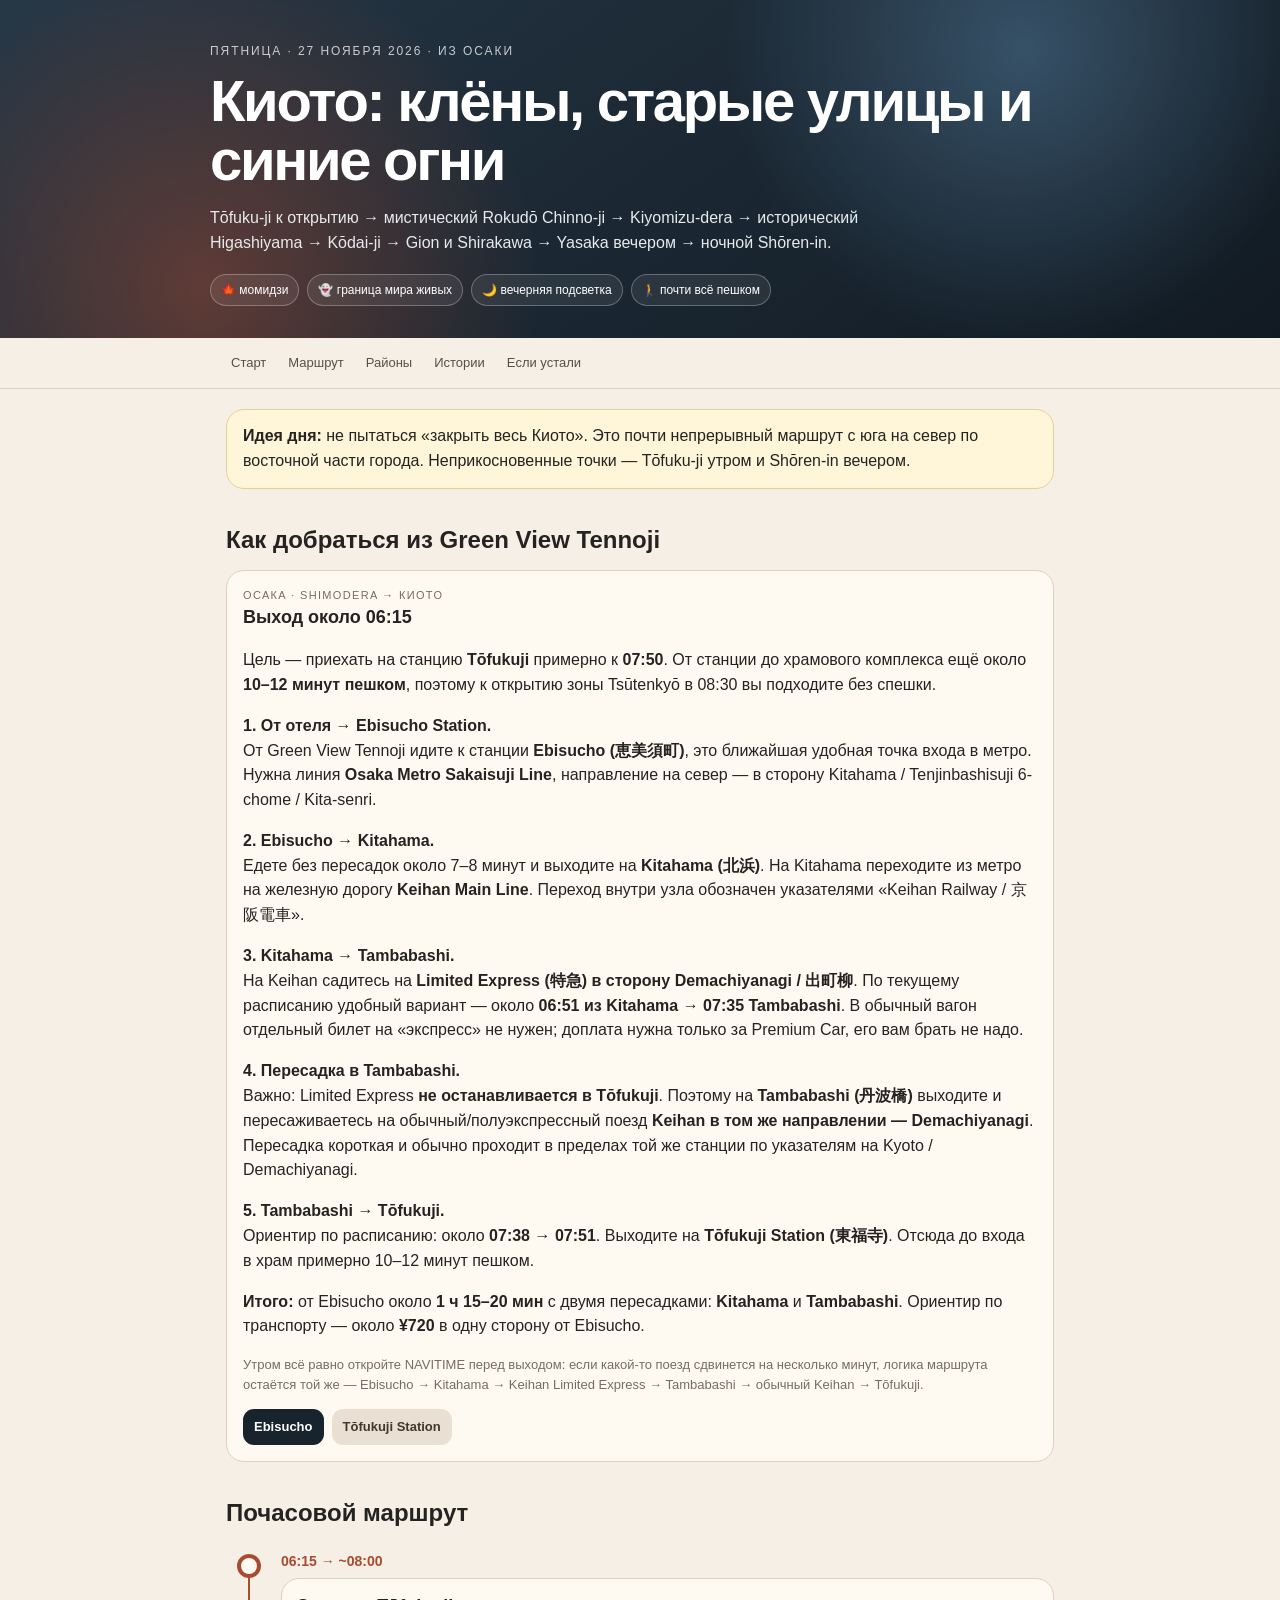
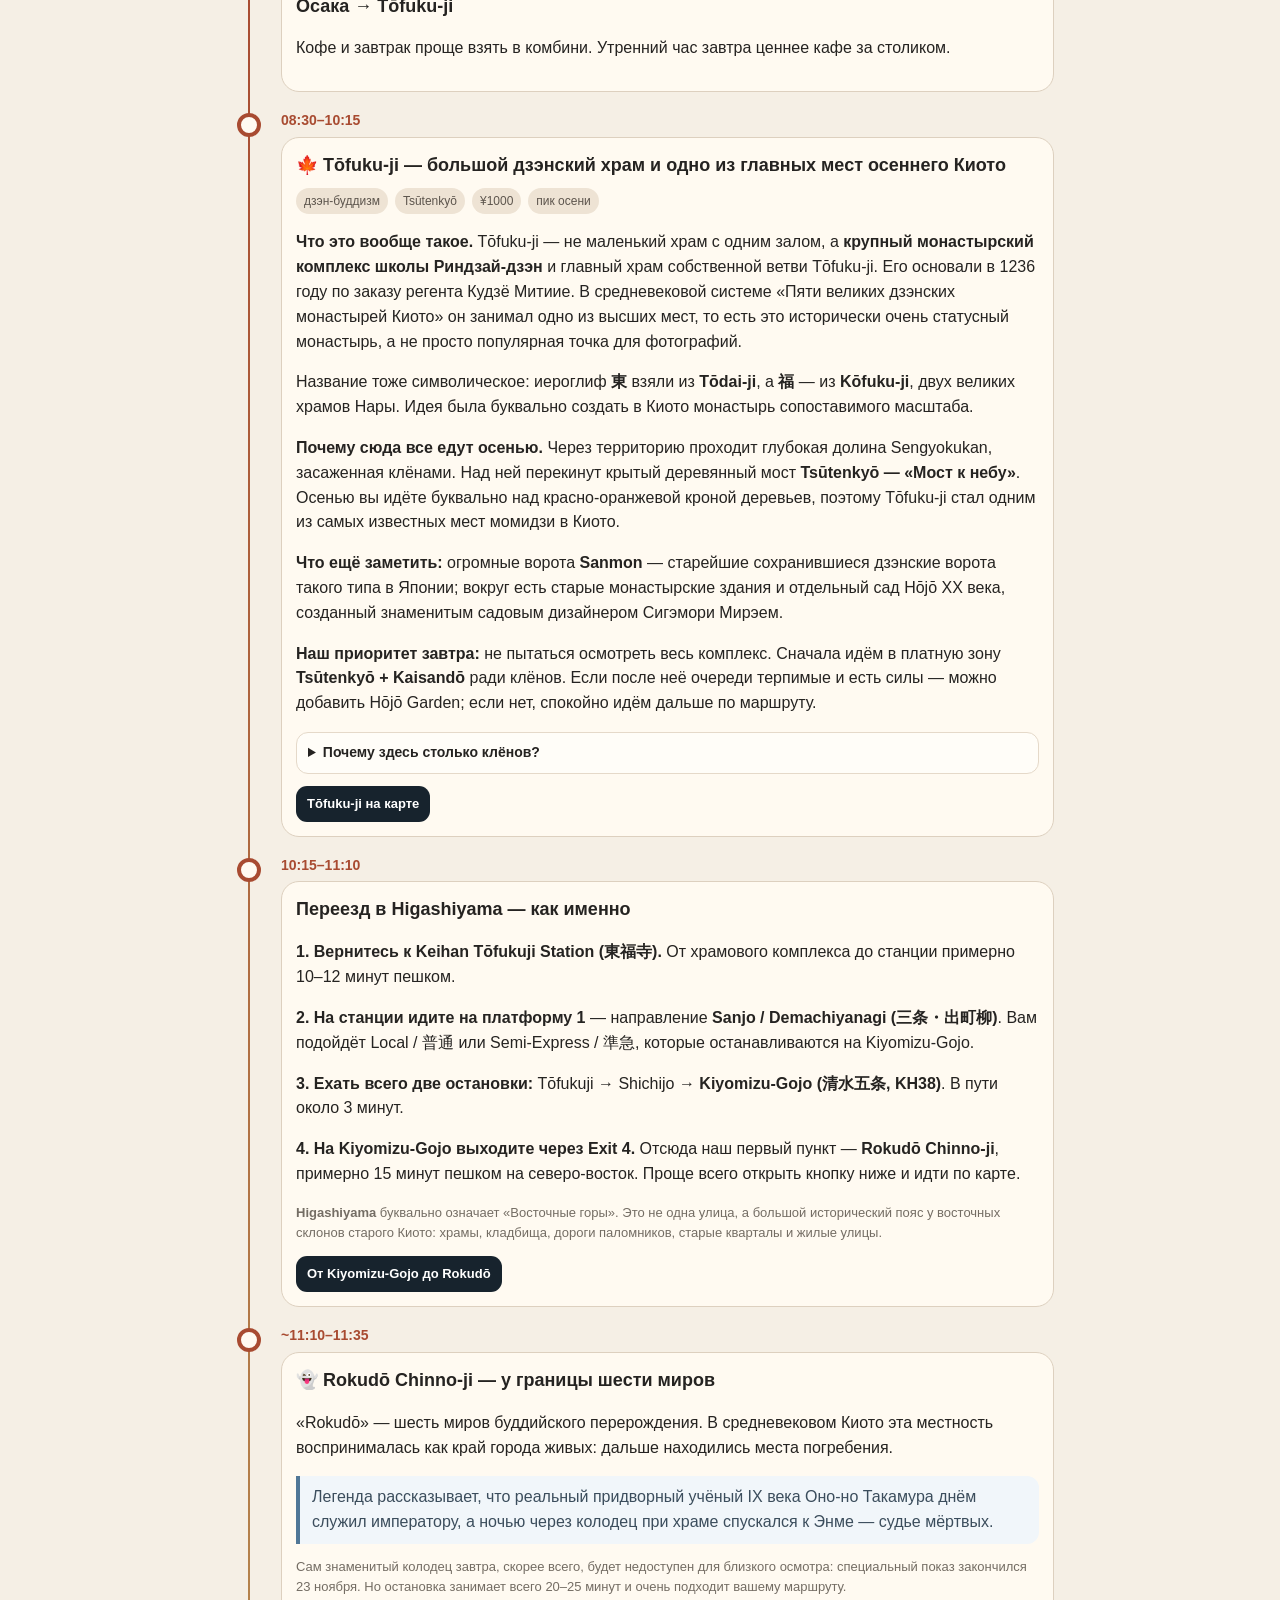
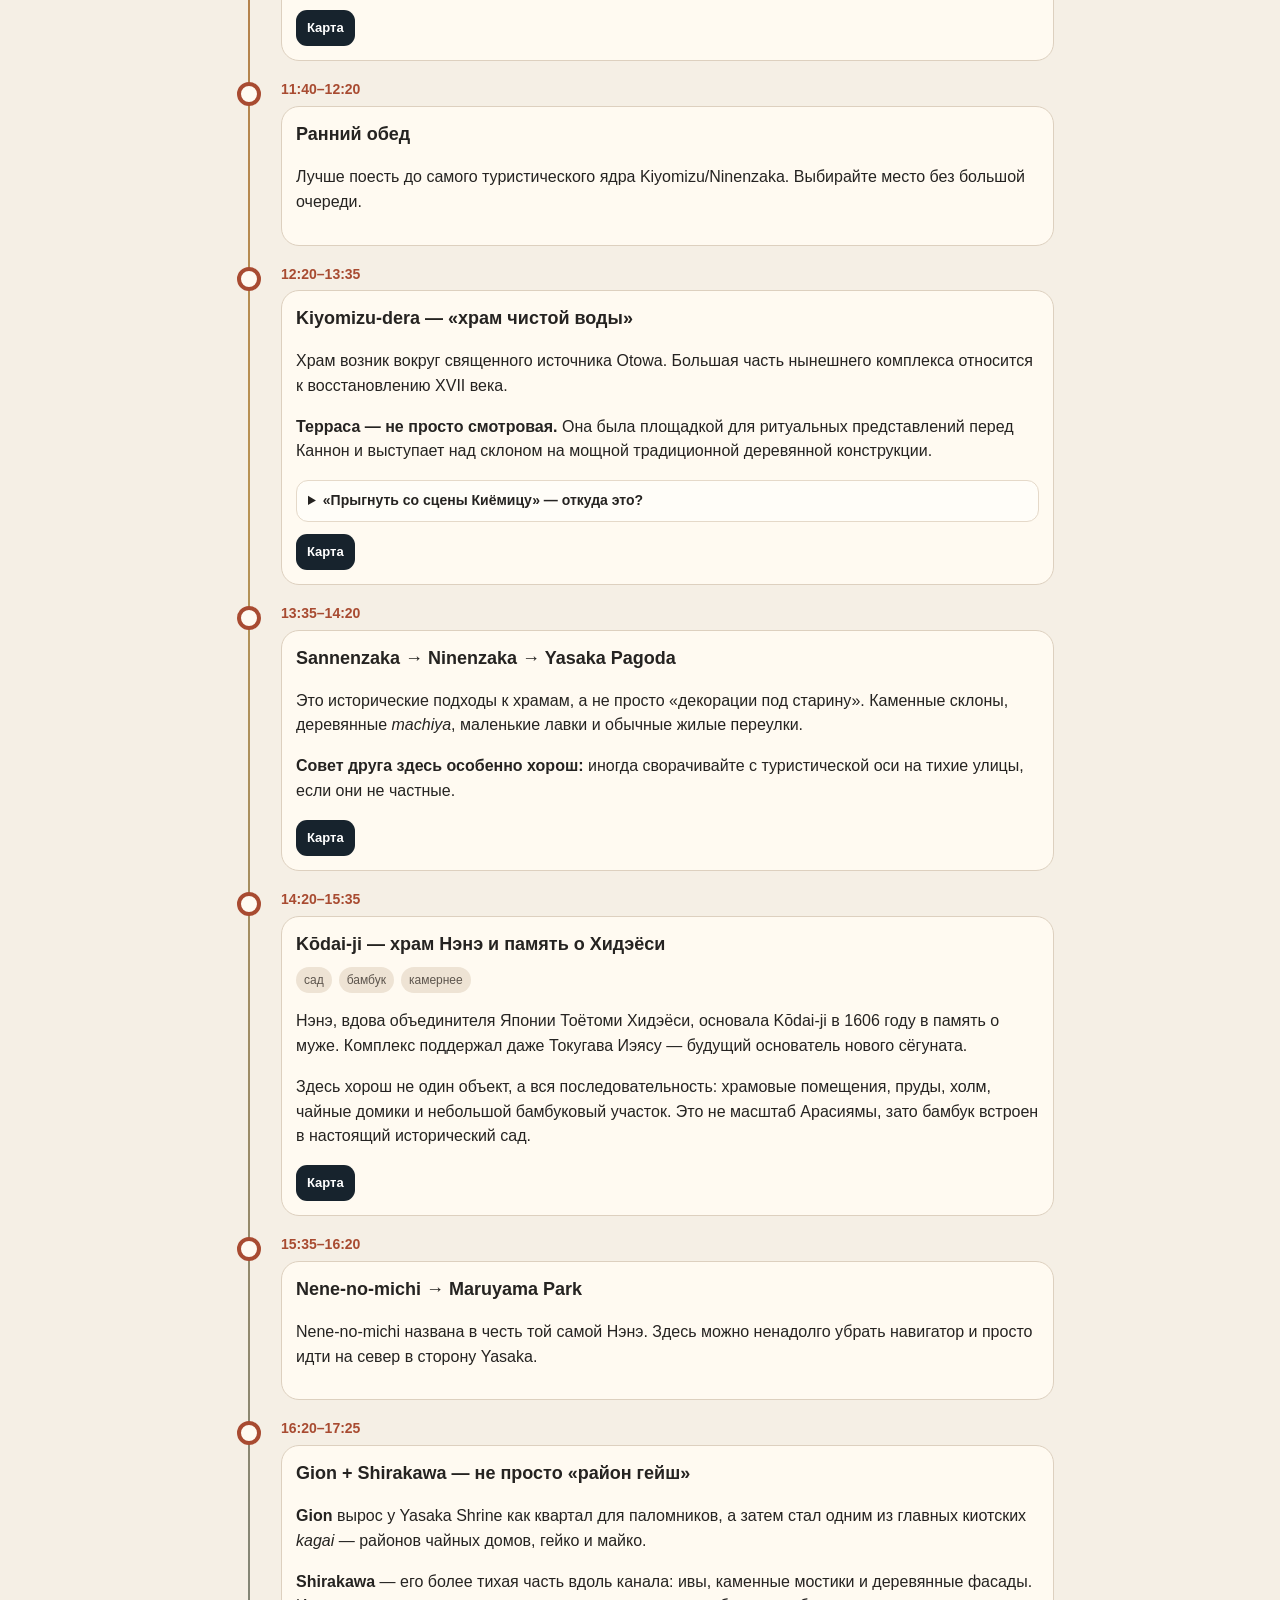
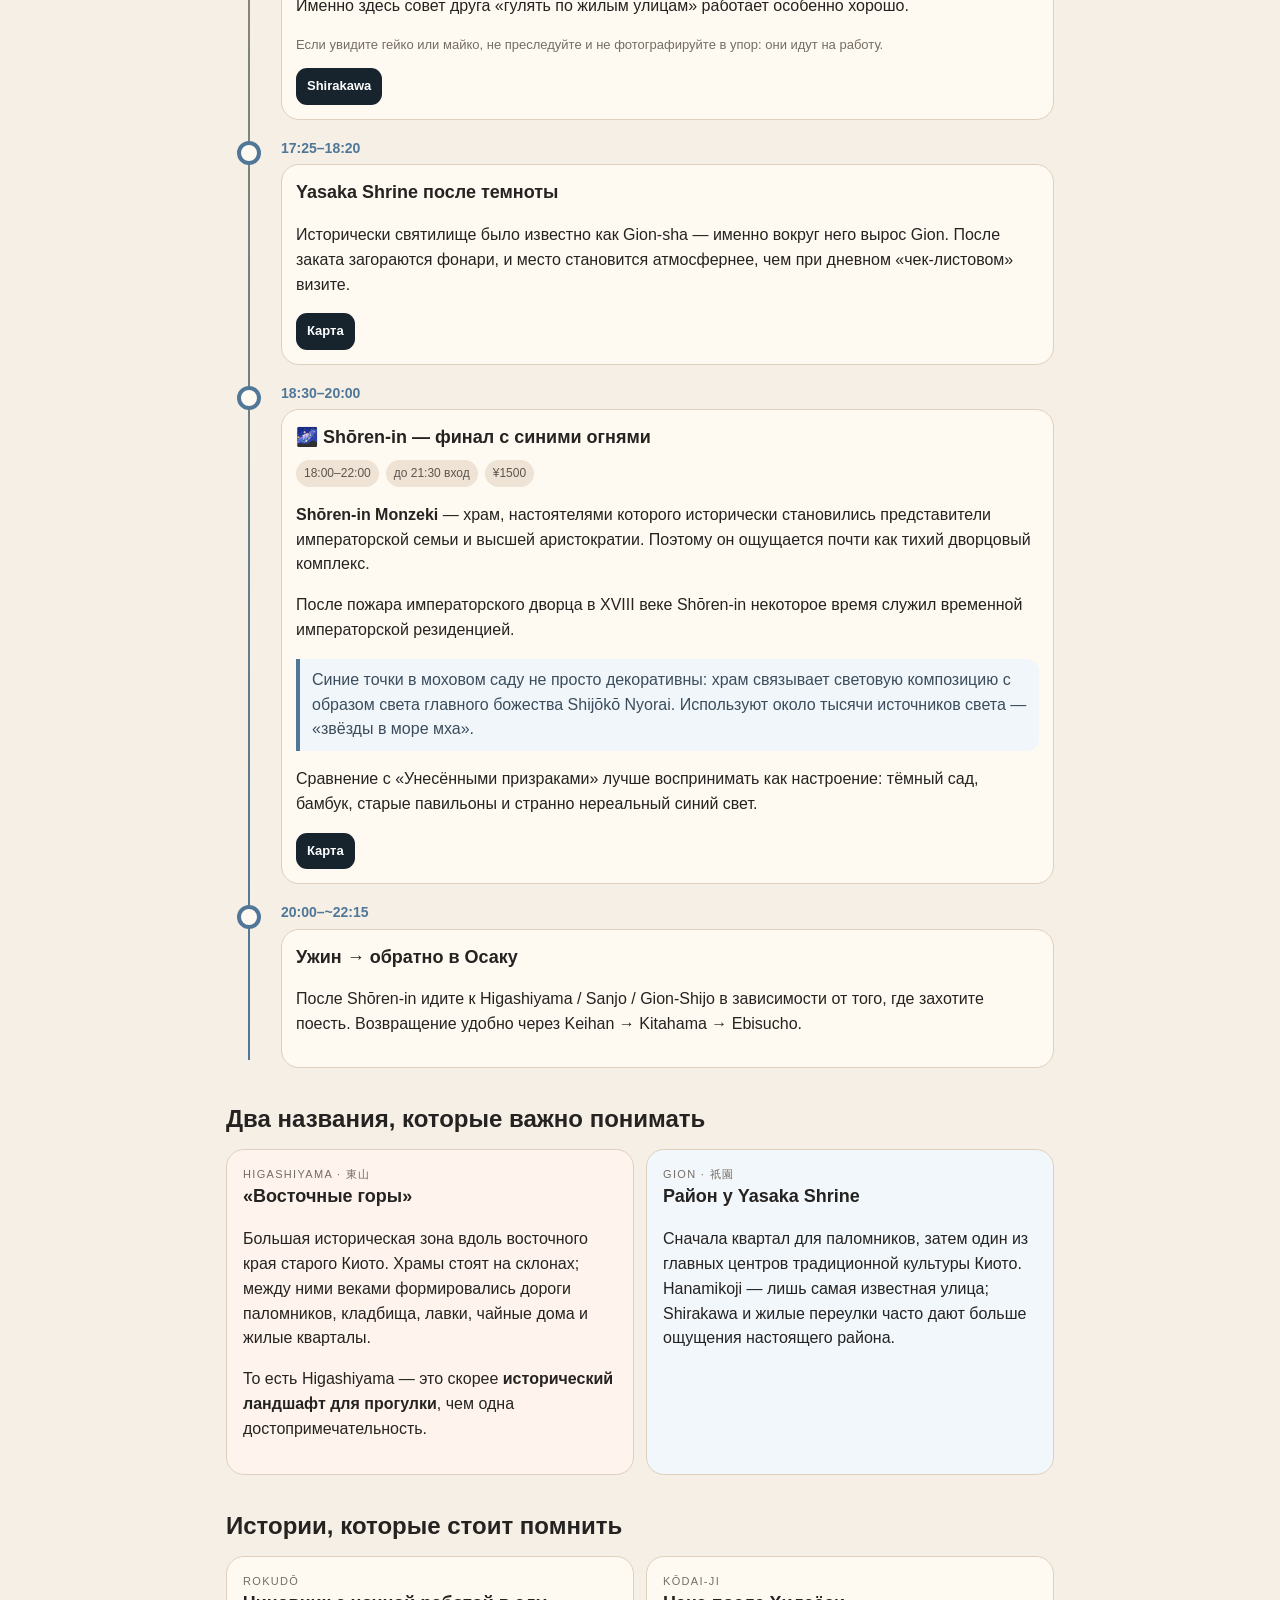
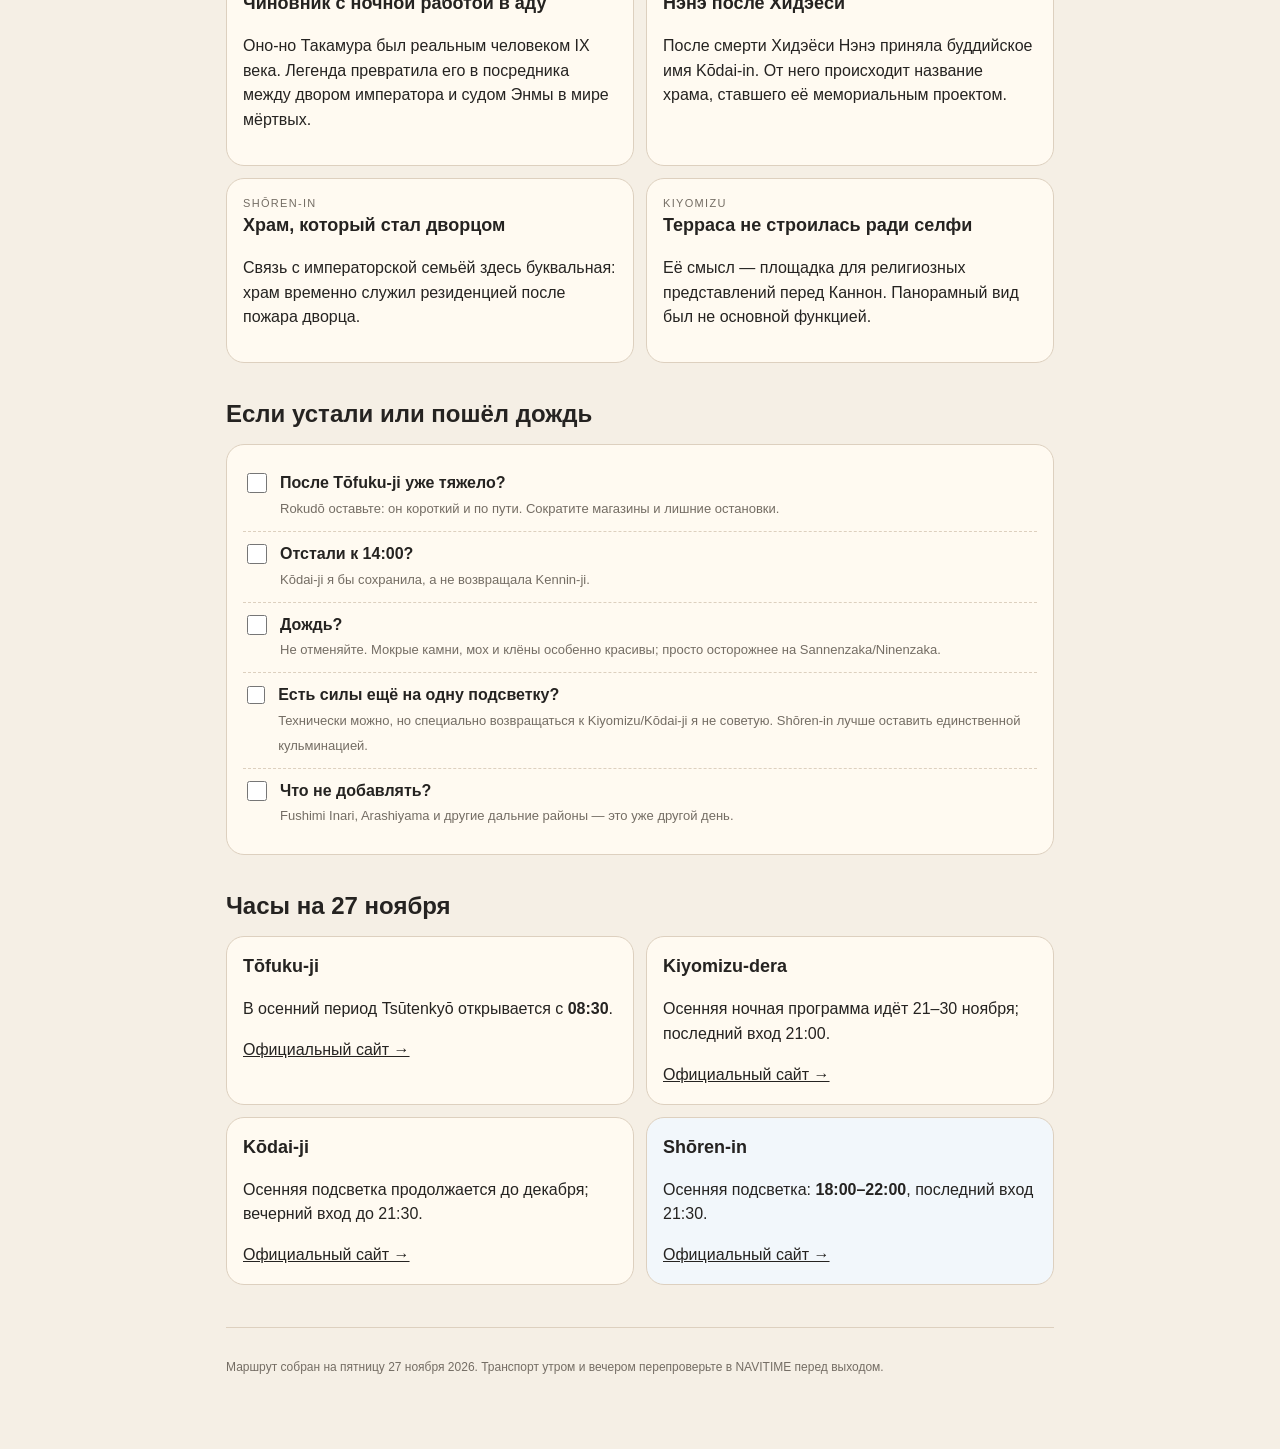
<file: kyoto-2026-11-27.html>
<!doctype html>
<html lang="ru">
<head>
<meta charset="utf-8">
<meta name="viewport" content="width=device-width,initial-scale=1,viewport-fit=cover">
<meta name="theme-color" content="#17232d">
<title>Киото · 27 ноября 2026</title>
<style>
:root{--bg:#f5efe5;--paper:#fffaf1;--ink:#252321;--muted:#746d64;--line:#ddd0bf;--red:#a84b31;--blue:#507797;--night:#17232d;--soft:#eee3d4}
*{box-sizing:border-box}html{scroll-behavior:smooth}body{margin:0;background:var(--bg);color:var(--ink);font-family:-apple-system,BlinkMacSystemFont,"Segoe UI",Arial,sans-serif;line-height:1.55}a{color:inherit}
.hero{padding:42px 20px 32px;color:white;background:radial-gradient(circle at 80% 15%,#50779788,transparent 28%),radial-gradient(circle at 16% 85%,#a84b3177,transparent 30%),linear-gradient(145deg,#263746,#111a22)}
.inner,.wrap{max-width:860px;margin:auto}.kicker{font-size:12px;letter-spacing:.16em;text-transform:uppercase;opacity:.75}h1{font-size:clamp(34px,8vw,58px);line-height:1.03;margin:10px 0 14px;letter-spacing:-.04em}h2{font-size:24px;margin:32px 0 12px}h3{font-size:18px;margin:0 0 6px}.hero p{max-width:710px;color:#e7eaed}.badges{display:flex;flex-wrap:wrap;gap:8px;margin-top:18px}.badge,.pill{border-radius:999px;padding:6px 10px;font-size:12px}.badge{border:1px solid #ffffff45;background:#ffffff13}.pill{background:var(--soft);color:#5d554d;padding:4px 8px}
.nav{position:sticky;top:0;z-index:10;background:#f5efe5ee;backdrop-filter:blur(10px);border-bottom:1px solid var(--line)}.nav .inner{display:flex;overflow:auto;gap:4px;padding:8px 12px}.nav a{text-decoration:none;white-space:nowrap;padding:7px 9px;border-radius:9px;font-size:13px;color:#575047}
.wrap{padding:20px 16px 60px}.notice,.card,.stopbox{background:var(--paper);border:1px solid var(--line);border-radius:18px}.notice{padding:14px 16px;background:#fff5d9;border-color:#e7cf94}.card{padding:16px}.grid{display:grid;grid-template-columns:1fr 1fr;gap:12px}.small{font-size:13px;color:var(--muted)}
.timeline{position:relative;margin:20px 0 0 7px}.timeline:before{content:"";position:absolute;left:15px;top:6px;bottom:8px;width:2px;background:linear-gradient(var(--red),#b89354,var(--blue))}
.stop{position:relative;padding-left:48px;margin:0 0 18px}.dot{position:absolute;left:4px;top:3px;width:24px;height:24px;border-radius:50%;background:var(--paper);border:4px solid var(--red);z-index:2}.night .dot{border-color:var(--blue)}.time{font-weight:800;font-size:14px;color:var(--red);margin-bottom:5px}.night .time{color:var(--blue)}.stopbox{padding:14px}.meta{display:flex;gap:7px;flex-wrap:wrap;margin:8px 0 10px}
.btns{display:flex;gap:8px;flex-wrap:wrap;margin-top:12px}.btn{display:inline-block;text-decoration:none;padding:8px 11px;border-radius:11px;background:var(--night);color:white;font-size:13px;font-weight:700}.btn.alt{background:#e9dfd2;color:#40382f}
details{margin-top:10px;border:1px solid #e5d9c9;border-radius:12px;padding:0 11px;background:#ffffff77}summary{cursor:pointer;padding:9px 0;font-size:14px;font-weight:700}details p{font-size:14px;margin:0 0 11px}.quote{background:#f1f6fa;border-left:4px solid var(--blue);padding:9px 12px;border-radius:0 12px 12px 0;color:#3b4d5c}
.eyebrow{font-size:11px;text-transform:uppercase;letter-spacing:.12em;color:var(--muted)}.blue{background:#f2f7fb}.red{background:#fff4ed}.check label{display:flex;gap:10px;padding:10px 0;border-bottom:1px dashed var(--line)}.check label:last-child{border:0}input{width:20px;height:20px;margin-top:2px;accent-color:var(--red)}
footer{margin-top:42px;padding-top:18px;border-top:1px solid var(--line);font-size:12px;color:var(--muted)}
@media(max-width:680px){.grid{grid-template-columns:1fr}.hero{padding-top:34px}.wrap{padding-left:13px;padding-right:13px}}
</style>
</head>
<body>
<header class="hero"><div class="inner">
<div class="kicker">Пятница · 27 ноября 2026 · из Осаки</div>
<h1>Киото: клёны, старые улицы и синие огни</h1>
<p>Tōfuku-ji к открытию → мистический Rokudō Chinno-ji → Kiyomizu-dera → исторический Higashiyama → Kōdai-ji → Gion и Shirakawa → Yasaka вечером → ночной Shōren-in.</p>
<div class="badges"><span class="badge">🍁 момидзи</span><span class="badge">👻 граница мира живых</span><span class="badge">🌙 вечерняя подсветка</span><span class="badge">🚶 почти всё пешком</span></div>
</div></header>
<div class="nav"><div class="inner"><a href="#start">Старт</a><a href="#route">Маршрут</a><a href="#areas">Районы</a><a href="#stories">Истории</a><a href="#flex">Если устали</a></div></div>
<main class="wrap">

<div class="notice"><b>Идея дня:</b> не пытаться «закрыть весь Киото». Это почти непрерывный маршрут с юга на север по восточной части города. Неприкосновенные точки — Tōfuku-ji утром и Shōren-in вечером.</div>

<section id="start">
<h2>Как добраться из Green View Tennoji</h2>
<div class="card"><div class="eyebrow">Осака · Shimodera → Киото</div><h3>Выход около 06:15</h3>
<p>Цель — приехать на станцию <b>Tōfukuji</b> примерно к <b>07:50</b>. От станции до храмового комплекса ещё около <b>10–12 минут пешком</b>, поэтому к открытию зоны Tsūtenkyō в 08:30 вы подходите без спешки.</p>

<p><b>1. От отеля → Ebisucho Station.</b><br>
От Green View Tennoji идите к станции <b>Ebisucho (恵美須町)</b>, это ближайшая удобная точка входа в метро. Нужна линия <b>Osaka Metro Sakaisuji Line</b>, направление на север — в сторону Kitahama / Tenjinbashisuji 6-chome / Kita-senri.</p>

<p><b>2. Ebisucho → Kitahama.</b><br>
Едете без пересадок около 7–8 минут и выходите на <b>Kitahama (北浜)</b>. На Kitahama переходите из метро на железную дорогу <b>Keihan Main Line</b>. Переход внутри узла обозначен указателями «Keihan Railway / 京阪電車».</p>

<p><b>3. Kitahama → Tambabashi.</b><br>
На Keihan садитесь на <b>Limited Express (特急) в сторону Demachiyanagi / 出町柳</b>. По текущему расписанию удобный вариант — около <b>06:51 из Kitahama → 07:35 Tambabashi</b>. В обычный вагон отдельный билет на «экспресс» не нужен; доплата нужна только за Premium Car, его вам брать не надо.</p>

<p><b>4. Пересадка в Tambabashi.</b><br>
Важно: Limited Express <b>не останавливается в Tōfukuji</b>. Поэтому на <b>Tambabashi (丹波橋)</b> выходите и пересаживаетесь на обычный/полуэкспрессный поезд <b>Keihan в том же направлении — Demachiyanagi</b>. Пересадка короткая и обычно проходит в пределах той же станции по указателям на Kyoto / Demachiyanagi.</p>

<p><b>5. Tambabashi → Tōfukuji.</b><br>
Ориентир по расписанию: около <b>07:38 → 07:51</b>. Выходите на <b>Tōfukuji Station (東福寺)</b>. Отсюда до входа в храм примерно 10–12 минут пешком.</p>

<p><b>Итого:</b> от Ebisucho около <b>1 ч 15–20 мин</b> с двумя пересадками: <b>Kitahama</b> и <b>Tambabashi</b>. Ориентир по транспорту — около <b>¥720</b> в одну сторону от Ebisucho.</p>

<p class="small">Утром всё равно откройте NAVITIME перед выходом: если какой-то поезд сдвинется на несколько минут, логика маршрута остаётся той же — Ebisucho → Kitahama → Keihan Limited Express → Tambabashi → обычный Keihan → Tōfukuji.</p>
<div class="btns"><a class="btn" href="https://www.google.com/maps/search/?api=1&query=Ebisucho+Station+Osaka">Ebisucho</a><a class="btn alt" href="https://www.google.com/maps/search/?api=1&query=Tofukuji+Station+Kyoto">Tōfukuji Station</a></div></div>
</section>

<section id="route"><h2>Почасовой маршрут</h2><div class="timeline">

<article class="stop"><span class="dot"></span><div class="time">06:15 → ~08:00</div><div class="stopbox"><h3>Осака → Tōfuku-ji</h3><p>Кофе и завтрак проще взять в комбини. Утренний час завтра ценнее кафе за столиком.</p></div></article>

<article class="stop"><span class="dot"></span><div class="time">08:30–10:15</div><div class="stopbox">
<h3>🍁 Tōfuku-ji — большой дзэнский храм и одно из главных мест осеннего Киото</h3><div class="meta"><span class="pill">дзэн-буддизм</span><span class="pill">Tsūtenkyō</span><span class="pill">¥1000</span><span class="pill">пик осени</span></div>

<p><b>Что это вообще такое.</b> Tōfuku-ji — не маленький храм с одним залом, а <b>крупный монастырский комплекс школы Риндзай-дзэн</b> и главный храм собственной ветви Tōfuku-ji. Его основали в 1236 году по заказу регента Кудзё Митиие. В средневековой системе «Пяти великих дзэнских монастырей Киото» он занимал одно из высших мест, то есть это исторически очень статусный монастырь, а не просто популярная точка для фотографий.</p>

<p>Название тоже символическое: иероглиф <b>東</b> взяли из <b>Tōdai-ji</b>, а <b>福</b> — из <b>Kōfuku-ji</b>, двух великих храмов Нары. Идея была буквально создать в Киото монастырь сопоставимого масштаба.</p>

<p><b>Почему сюда все едут осенью.</b> Через территорию проходит глубокая долина Sengyokukan, засаженная клёнами. Над ней перекинут крытый деревянный мост <b>Tsūtenkyō — «Мост к небу»</b>. Осенью вы идёте буквально над красно-оранжевой кроной деревьев, поэтому Tōfuku-ji стал одним из самых известных мест момидзи в Киото.</p>

<p><b>Что ещё заметить:</b> огромные ворота <b>Sanmon</b> — старейшие сохранившиеся дзэнские ворота такого типа в Японии; вокруг есть старые монастырские здания и отдельный сад Hōjō XX века, созданный знаменитым садовым дизайнером Сигэмори Мирэем.</p>

<p><b>Наш приоритет завтра:</b> не пытаться осмотреть весь комплекс. Сначала идём в платную зону <b>Tsūtenkyō + Kaisandō</b> ради клёнов. Если после неё очереди терпимые и есть силы — можно добавить Hōjō Garden; если нет, спокойно идём дальше по маршруту.</p>

<details><summary>Почему здесь столько клёнов?</summary><p>С храмом связывают традицию о необычном трёхлопастном клёне, который основатель монастыря Энни Бэнъэн привёз из Сунского Китая. Со временем долина стала почти сплошным клёновым массивом — отсюда нынешняя слава Tōfuku-ji как осеннего храма.</p></details>

<div class="btns"><a class="btn" href="https://www.google.com/maps/search/?api=1&query=Tofuku-ji+Kyoto">Tōfuku-ji на карте</a></div>
</div></article>

<article class="stop"><span class="dot"></span><div class="time">10:15–11:10</div><div class="stopbox"><h3>Переезд в Higashiyama — как именно</h3>
<p><b>1. Вернитесь к Keihan Tōfukuji Station (東福寺).</b> От храмового комплекса до станции примерно 10–12 минут пешком.</p>
<p><b>2. На станции идите на платформу 1</b> — направление <b>Sanjo / Demachiyanagi (三条・出町柳)</b>. Вам подойдёт Local / 普通 или Semi-Express / 準急, которые останавливаются на Kiyomizu-Gojo.</p>
<p><b>3. Ехать всего две остановки:</b> Tōfukuji → Shichijo → <b>Kiyomizu-Gojo (清水五条, KH38)</b>. В пути около 3 минут.</p>
<p><b>4. На Kiyomizu-Gojo выходите через Exit 4.</b> Отсюда наш первый пункт — <b>Rokudō Chinno-ji</b>, примерно 15 минут пешком на северо-восток. Проще всего открыть кнопку ниже и идти по карте.</p>
<p class="small"><b>Higashiyama</b> буквально означает «Восточные горы». Это не одна улица, а большой исторический пояс у восточных склонов старого Киото: храмы, кладбища, дороги паломников, старые кварталы и жилые улицы.</p>
<div class="btns"><a class="btn" href="https://www.google.com/maps/dir/?api=1&origin=Kiyomizu-Gojo+Station&destination=Rokudo+Chinnoji+Kyoto&travelmode=walking">От Kiyomizu-Gojo до Rokudō</a></div>
</div></article>

<article class="stop"><span class="dot"></span><div class="time">~11:10–11:35</div><div class="stopbox">
<h3>👻 Rokudō Chinno-ji — у границы шести миров</h3>
<p>«Rokudō» — шесть миров буддийского перерождения. В средневековом Киото эта местность воспринималась как край города живых: дальше находились места погребения.</p>
<div class="quote">Легенда рассказывает, что реальный придворный учёный IX века Оно-но Такамура днём служил императору, а ночью через колодец при храме спускался к Энме — судье мёртвых.</div>
<p class="small">Сам знаменитый колодец завтра, скорее всего, будет недоступен для близкого осмотра: специальный показ закончился 23 ноября. Но остановка занимает всего 20–25 минут и очень подходит вашему маршруту.</p>
<div class="btns"><a class="btn" href="https://www.google.com/maps/search/?api=1&query=Rokudo+Chinnoji+Kyoto">Карта</a></div>
</div></article>

<article class="stop"><span class="dot"></span><div class="time">11:40–12:20</div><div class="stopbox"><h3>Ранний обед</h3><p>Лучше поесть до самого туристического ядра Kiyomizu/Ninenzaka. Выбирайте место без большой очереди.</p></div></article>

<article class="stop"><span class="dot"></span><div class="time">12:20–13:35</div><div class="stopbox">
<h3>Kiyomizu-dera — «храм чистой воды»</h3>
<p>Храм возник вокруг священного источника Otowa. Большая часть нынешнего комплекса относится к восстановлению XVII века.</p>
<p><b>Терраса — не просто смотровая.</b> Она была площадкой для ритуальных представлений перед Каннон и выступает над склоном на мощной традиционной деревянной конструкции.</p>
<details><summary>«Прыгнуть со сцены Киёмицу» — откуда это?</summary><p>Японская поговорка означает решиться на большой риск. Исторически люди действительно прыгали с террасы, надеясь на исполнение желания.</p></details>
<div class="btns"><a class="btn" href="https://www.google.com/maps/search/?api=1&query=Kiyomizu-dera+Kyoto">Карта</a></div>
</div></article>

<article class="stop"><span class="dot"></span><div class="time">13:35–14:20</div><div class="stopbox">
<h3>Sannenzaka → Ninenzaka → Yasaka Pagoda</h3>
<p>Это исторические подходы к храмам, а не просто «декорации под старину». Каменные склоны, деревянные <i>machiya</i>, маленькие лавки и обычные жилые переулки.</p>
<p><b>Совет друга здесь особенно хорош:</b> иногда сворачивайте с туристической оси на тихие улицы, если они не частные.</p>
<div class="btns"><a class="btn" href="https://www.google.com/maps/search/?api=1&query=Ninenzaka+Kyoto">Карта</a></div>
</div></article>

<article class="stop"><span class="dot"></span><div class="time">14:20–15:35</div><div class="stopbox">
<h3>Kōdai-ji — храм Нэнэ и память о Хидэёси</h3><div class="meta"><span class="pill">сад</span><span class="pill">бамбук</span><span class="pill">камернее</span></div>
<p>Нэнэ, вдова объединителя Японии Тоётоми Хидэёси, основала Kōdai-ji в 1606 году в память о муже. Комплекс поддержал даже Токугава Иэясу — будущий основатель нового сёгуната.</p>
<p>Здесь хорош не один объект, а вся последовательность: храмовые помещения, пруды, холм, чайные домики и небольшой бамбуковый участок. Это не масштаб Арасиямы, зато бамбук встроен в настоящий исторический сад.</p>
<div class="btns"><a class="btn" href="https://www.google.com/maps/search/?api=1&query=Kodai-ji+Kyoto">Карта</a></div>
</div></article>

<article class="stop"><span class="dot"></span><div class="time">15:35–16:20</div><div class="stopbox"><h3>Nene-no-michi → Maruyama Park</h3><p>Nene-no-michi названа в честь той самой Нэнэ. Здесь можно ненадолго убрать навигатор и просто идти на север в сторону Yasaka.</p></div></article>

<article class="stop"><span class="dot"></span><div class="time">16:20–17:25</div><div class="stopbox">
<h3>Gion + Shirakawa — не просто «район гейш»</h3>
<p><b>Gion</b> вырос у Yasaka Shrine как квартал для паломников, а затем стал одним из главных киотских <i>kagai</i> — районов чайных домов, гейко и майко.</p>
<p><b>Shirakawa</b> — его более тихая часть вдоль канала: ивы, каменные мостики и деревянные фасады. Именно здесь совет друга «гулять по жилым улицам» работает особенно хорошо.</p>
<p class="small">Если увидите гейко или майко, не преследуйте и не фотографируйте в упор: они идут на работу.</p>
<div class="btns"><a class="btn" href="https://www.google.com/maps/search/?api=1&query=Gion+Shirakawa+Kyoto">Shirakawa</a></div>
</div></article>

<article class="stop night"><span class="dot"></span><div class="time">17:25–18:20</div><div class="stopbox">
<h3>Yasaka Shrine после темноты</h3>
<p>Исторически святилище было известно как Gion-sha — именно вокруг него вырос Gion. После заката загораются фонари, и место становится атмосфернее, чем при дневном «чек-листовом» визите.</p>
<div class="btns"><a class="btn" href="https://www.google.com/maps/search/?api=1&query=Yasaka+Shrine+Kyoto">Карта</a></div>
</div></article>

<article class="stop night"><span class="dot"></span><div class="time">18:30–20:00</div><div class="stopbox">
<h3>🌌 Shōren-in — финал с синими огнями</h3><div class="meta"><span class="pill">18:00–22:00</span><span class="pill">до 21:30 вход</span><span class="pill">¥1500</span></div>
<p><b>Shōren-in Monzeki</b> — храм, настоятелями которого исторически становились представители императорской семьи и высшей аристократии. Поэтому он ощущается почти как тихий дворцовый комплекс.</p>
<p>После пожара императорского дворца в XVIII веке Shōren-in некоторое время служил временной императорской резиденцией.</p>
<div class="quote">Синие точки в моховом саду не просто декоративны: храм связывает световую композицию с образом света главного божества Shijōkō Nyorai. Используют около тысячи источников света — «звёзды в море мха».</div>
<p>Сравнение с «Унесёнными призраками» лучше воспринимать как настроение: тёмный сад, бамбук, старые павильоны и странно нереальный синий свет.</p>
<div class="btns"><a class="btn" href="https://www.google.com/maps/search/?api=1&query=Shoren-in+Kyoto">Карта</a></div>
</div></article>

<article class="stop night"><span class="dot"></span><div class="time">20:00–~22:15</div><div class="stopbox"><h3>Ужин → обратно в Осаку</h3><p>После Shōren-in идите к Higashiyama / Sanjo / Gion-Shijo в зависимости от того, где захотите поесть. Возвращение удобно через Keihan → Kitahama → Ebisucho.</p></div></article>
</div></section>

<section id="areas"><h2>Два названия, которые важно понимать</h2><div class="grid">
<div class="card red"><div class="eyebrow">Higashiyama · 東山</div><h3>«Восточные горы»</h3><p>Большая историческая зона вдоль восточного края старого Киото. Храмы стоят на склонах; между ними веками формировались дороги паломников, кладбища, лавки, чайные дома и жилые кварталы.</p><p>То есть Higashiyama — это скорее <b>исторический ландшафт для прогулки</b>, чем одна достопримечательность.</p></div>
<div class="card blue"><div class="eyebrow">Gion · 祇園</div><h3>Район у Yasaka Shrine</h3><p>Сначала квартал для паломников, затем один из главных центров традиционной культуры Киото. Hanamikoji — лишь самая известная улица; Shirakawa и жилые переулки часто дают больше ощущения настоящего района.</p></div>
</div></section>

<section id="stories"><h2>Истории, которые стоит помнить</h2><div class="grid">
<div class="card"><div class="eyebrow">Rokudō</div><h3>Чиновник с ночной работой в аду</h3><p>Оно-но Такамура был реальным человеком IX века. Легенда превратила его в посредника между двором императора и судом Энмы в мире мёртвых.</p></div>
<div class="card"><div class="eyebrow">Kōdai-ji</div><h3>Нэнэ после Хидэёси</h3><p>После смерти Хидэёси Нэнэ приняла буддийское имя Kōdai-in. От него происходит название храма, ставшего её мемориальным проектом.</p></div>
<div class="card"><div class="eyebrow">Shōren-in</div><h3>Храм, который стал дворцом</h3><p>Связь с императорской семьёй здесь буквальная: храм временно служил резиденцией после пожара дворца.</p></div>
<div class="card"><div class="eyebrow">Kiyomizu</div><h3>Терраса не строилась ради селфи</h3><p>Её смысл — площадка для религиозных представлений перед Каннон. Панорамный вид был не основной функцией.</p></div>
</div></section>

<section id="flex"><h2>Если устали или пошёл дождь</h2><div class="card check">
<label><input type="checkbox"><span><b>После Tōfuku-ji уже тяжело?</b><br><span class="small">Rokudō оставьте: он короткий и по пути. Сократите магазины и лишние остановки.</span></span></label>
<label><input type="checkbox"><span><b>Отстали к 14:00?</b><br><span class="small">Kōdai-ji я бы сохранила, а не возвращала Kennin-ji.</span></span></label>
<label><input type="checkbox"><span><b>Дождь?</b><br><span class="small">Не отменяйте. Мокрые камни, мох и клёны особенно красивы; просто осторожнее на Sannenzaka/Ninenzaka.</span></span></label>
<label><input type="checkbox"><span><b>Есть силы ещё на одну подсветку?</b><br><span class="small">Технически можно, но специально возвращаться к Kiyomizu/Kōdai-ji я не советую. Shōren-in лучше оставить единственной кульминацией.</span></span></label>
<label><input type="checkbox"><span><b>Что не добавлять?</b><br><span class="small">Fushimi Inari, Arashiyama и другие дальние районы — это уже другой день.</span></span></label>
</div></section>

<section><h2>Часы на 27 ноября</h2><div class="grid">
<div class="card"><h3>Tōfuku-ji</h3><p>В осенний период Tsūtenkyō открывается с <b>08:30</b>.</p><a href="https://tofukuji.jp/guide/">Официальный сайт →</a></div>
<div class="card"><h3>Kiyomizu-dera</h3><p>Осенняя ночная программа идёт 21–30 ноября; последний вход 21:00.</p><a href="https://www.kiyomizudera.or.jp/en/visit/special_night_viewing/">Официальный сайт →</a></div>
<div class="card"><h3>Kōdai-ji</h3><p>Осенняя подсветка продолжается до декабря; вечерний вход до 21:30.</p><a href="https://www.kodaiji.com/saiji.html">Официальный сайт →</a></div>
<div class="card blue"><h3>Shōren-in</h3><p>Осенняя подсветка: <b>18:00–22:00</b>, последний вход 21:30.</p><a href="https://www.shorenin.com/night/">Официальный сайт →</a></div>
</div></section>

<footer><p>Маршрут собран на пятницу 27 ноября 2026. Транспорт утром и вечером перепроверьте в NAVITIME перед выходом.</p></footer>
</main>
</body>
</html>
</file>
<file: atlas/atlas.css>
/* A contemporary night museum, built around the original illustrated collection. */
:root{--night:#09191e;--navy:#10292f;--ink:#1c3337;--paper:#f6f4ed;--cream:#fffdf7;--line:#dcded5;--red:#b6503b;--rust:#d9825e;--muted:#687777;font-family:Georgia,'Times New Roman',serif;background:var(--night);color:var(--ink)}
body{background:var(--paper);background-image:none}button,input,.eyebrow,.count,.definition-copy,.card-desc,.main-nav,.brand-text small{font-family:Inter,ui-sans-serif,-apple-system,BlinkMacSystemFont,'Segoe UI',Arial,sans-serif}button,a,input{-webkit-tap-highlight-color:transparent}button:focus-visible,input:focus-visible,a:focus-visible{outline:3px solid #dd9b60;outline-offset:5px}button{touch-action:manipulation}.shell{width:min(1320px,calc(100% - 96px))}.eyebrow{font-size:10px;letter-spacing:.2em}.site-header{background:#09191ef0;border-bottom:1px solid #d4e7e01a}.header-inner{min-height:80px}.brand-mark{width:40px;height:43px;background:#b6503b;border:0;border-radius:4px 4px 16px 4px;font-size:26px}.brand-text{font-weight:400;font-size:20px}.brand-text small{font-size:9px;letter-spacing:.18em;color:#9bb0ad}.main-nav{gap:26px;font-size:12px;letter-spacing:0}.main-nav a{color:#b8cbc6;padding:10px 0}.main-nav a:hover,.main-nav a.current{color:#f3c5a0}.header-tools{display:flex;gap:20px;align-items:center}.sound-toggle{background:none;border:none;color:#c4d3cc;padding:12px 0;font-size:12px;display:flex;gap:7px;align-items:center}.sound-toggle[aria-pressed=true]{color:#edbc8c}.nav-play{background:#f3e9d8;color:#162f32;border:0;border-radius:99px;padding:12px 19px;font-size:12px;letter-spacing:0}.nav-play:hover{background:#fff6e5}.hero{min-height:min(780px,calc(100svh - 80px));background-image:linear-gradient(90deg,#08191ef7 0%,#08191ee0 23%,#08191e7d 46%,#08191e05 75%),linear-gradient(0deg,#09191e 0%,#09191e00 27%),var(--hero-image);background-position:center;isolation:isolate}.hero:after{inset:0;border:0;background:linear-gradient(180deg,#09191e22,transparent 25%);z-index:-1}.hero-inner{padding:95px 0 125px}.hero-kicker{color:#ddae85;font-size:10px;letter-spacing:.19em}.hero-kicker:before{width:25px;background:#ddae85}.hero h1{font-size:clamp(64px,7.5vw,112px);font-weight:400;letter-spacing:-.05em;line-height:1.04;margin:27px 0 25px;max-width:700px;text-shadow:0 2px 36px #08191e70}.hero h1 em{color:#f1c197;font-style:italic}.hero-jp{display:block;font-size:12px;letter-spacing:.7em;color:#a8b9ae;margin:23px 0 0;font-style:normal}.hero-desc{font-family:ui-sans-serif,-apple-system,BlinkMacSystemFont,'Segoe UI',Arial,sans-serif;font-size:16px;line-height:1.85;max-width:390px;color:#c8d6cf;margin-bottom:32px}.actions{gap:14px}.btn{border-radius:99px;font-size:11px;letter-spacing:.025em;text-transform:none;min-height:49px;padding:15px 24px}.btn-primary{background:#bc5a40;border-color:#bc5a40}.btn-primary:hover{background:#cd6d4f}.btn-ghost{background:#102b3260;border-color:#e1f5e53d}.hero-side{right:10px;color:#e7d1ae;font-size:11px;letter-spacing:.35em;bottom:110px}.hero-foot{bottom:34px;color:#aebfb2;font-size:9px;letter-spacing:.14em}.hero-foot span:first-child:before{content:'◌';color:#e1af83}.reading-strip{background:#09191e;color:#a0b4ae;border-bottom:1px solid #cfddd31f;padding:23px 0}.reading-inner{display:flex;align-items:center;gap:24px;font:11px/1.5 ui-sans-serif,-apple-system,BlinkMacSystemFont,'Segoe UI',Arial,sans-serif}.reading-inner>span:first-child{color:#e5e9d8}.reading-track{width:180px;height:3px;background:#284044;border-radius:3px;overflow:hidden;margin-left:auto}.reading-track i{display:block;height:100%;width:0;background:#d9ae80;transition:width .4s}#readCount{min-width:165px}.intro{padding:100px 0 90px;border-bottom:0}.section-num{font-size:10px;letter-spacing:.17em;color:#ad523c}.section-num:after{width:32px;opacity:.45}.intro-layout{grid-template-columns:1.1fr .8fr;gap:100px;margin-top:28px}.display-title{font-size:clamp(38px,4.4vw,62px);line-height:1.12;letter-spacing:-.04em}.intro-lede{font-family:ui-sans-serif,-apple-system,BlinkMacSystemFont,'Segoe UI',Arial,sans-serif;font-size:16px;line-height:1.85;color:#50615e}.intro-note{font:13px/1.9 ui-sans-serif,-apple-system,BlinkMacSystemFont,'Segoe UI',Arial,sans-serif;color:#75817b}.definition{padding-top:4px}.definition-row{grid-template-columns:100px 1fr;padding:25px 0;gap:10px;border-color:#d5dcd2}.definition-jp{font-size:30px;color:#b6503b}.definition-title{font-size:19px;font-weight:400;margin-bottom:7px}.definition-copy{font-size:12px;line-height:1.7;color:#718078}.catalogue{background:#10292f;color:#edf1e5;padding:88px 0 96px}.catalogue .section-num{color:#dca47d}.catalogue .section-num:after{background:#dca47d}.title-row{margin:23px 0 32px}.count{font-size:12px;color:#9ab0aa}.toolbar{border-color:#c3dcd322;padding:24px 0;gap:16px}.filters{gap:5px}.chip{background:transparent;border-color:transparent;color:#b2c7bf;border-radius:99px;font-size:11px;padding:10px 14px}.chip:hover{background:#244249;border-color:transparent}.chip.active{background:#f0e6d3;color:#183638;border-color:#f0e6d3}.search-wrap{min-width:200px;flex-basis:230px}.search{background:#0a2026;border:1px solid #a0c2b82b;border-radius:99px;color:#dbe7de;height:42px;font-size:12px}.search::placeholder{color:#8ca7a0}.search-wrap:before{color:#b2c7bf;top:6px}.catalogue-meta{margin:6px 0 25px}.text-button{color:#d7af88;font-size:11px}.grid{gap:28px 22px}.yokai-card{border:0;background:#17343a;box-shadow:none;border-radius:10px;overflow:hidden;transition:transform .3s,background .3s}.yokai-card:hover{background:#204148;box-shadow:0 20px 40px #04171a70;transform:translateY(-5px)}.card-art{padding-bottom:116%;background:#10292f}.card-art:after{content:'';position:absolute;inset:0;pointer-events:none;background:linear-gradient(0deg,#09232b3d,transparent 35%)}.card-art img{object-position:center;transition:transform .7s}.art-corner{top:14px;left:14px;border:0;background:#071b22a8;backdrop-filter:blur(8px);padding:7px 10px;border-radius:99px;color:#e9ecdd;font-size:9px;letter-spacing:.025em}.fav{top:12px;right:12px;background:#0b222baa;color:#fff4df;border:1px solid #eaf4de3d;border-radius:50%;width:34px;height:34px;font-size:21px;backdrop-filter:blur(8px)}.fav.on,.fav:hover{background:#b6503b;border-color:#b6503b}.card-info{padding:23px 22px 27px;min-height:166px}.card-kana{font-family:ui-sans-serif,-apple-system,BlinkMacSystemFont,'Segoe UI',Arial,sans-serif;color:#d9aa80;font-size:10px;letter-spacing:.06em;display:flex;align-items:center;gap:6px}.read-mark{margin-left:auto;color:#a2bfa6}.card-title{font-size:28px;font-weight:400;color:#f1f1e4;letter-spacing:-.03em;margin:11px 0}.card-desc{font-size:12px;line-height:1.75;color:#a7beb5;padding-right:8px}.card-arrow{font-size:18px;color:#d8b58a;right:15px;bottom:14px}.empty{border-color:#78968d;color:#bfd2c6;border-radius:10px}.discover-bar{margin-top:38px;border:1px solid #a9c5b52a;border-radius:10px;background:#153139;padding:23px 26px}.discover-bar p{font-size:15px;color:#cad8c8}.discover-bar button{background:#e8ddc7;color:#193432;border-radius:99px;padding:14px 21px;font-size:11px}.game-section{padding:94px 0 110px;background:#09191e}.game-section:before{font-size:530px;top:0;color:#bcceba05}.game-top{margin:25px 0 38px}.game-top p{font-size:13px;line-height:1.85;color:#9fb2aa}.game-board{padding:30px;border:1px solid #b5c2a52b;border-radius:14px;background:#10292f;box-shadow:none}.game-board:before,.game-board:after{display:none}.game-landing{padding:30px;min-height:370px}.landing-symbol{color:#dfb78c;font-size:60px}.game-landing h3{font-size:44px;letter-spacing:-.04em;margin:16px 0}.game-landing p{font:14px/1.9 ui-sans-serif,-apple-system,BlinkMacSystemFont,'Segoe UI',Arial,sans-serif;color:#adbbb2}.quiz-label{font-size:9px;color:#dfb78c}.game-status{font-size:10px;letter-spacing:.05em;color:#b7c6b9}.game-progress{margin:20px 0 26px;gap:7px}.game-progress i{height:3px;border-radius:3px;background:#2c4547}.game-progress i.done{background:#d28a63}.game-content{gap:44px;grid-template-columns:.8fr 1fr}.quiz-art{border:0;border-radius:8px;min-height:440px}.quiz-info{padding-right:12px}.quiz-title{font-size:44px;letter-spacing:-.03em}.quiz-clue{color:#cdd6c6;font-size:18px;line-height:1.65}.option{background:#18363c;border:1px solid #46615e;border-radius:8px;font-size:16px;padding:17px}.option:hover:not(:disabled){background:#27454a;border-color:#d8b58a}.quiz-foot{gap:20px}.next-btn{border-radius:99px;padding:14px 20px;font-size:11px;letter-spacing:0}.hint-btn{font-size:12px;color:#d8b58a}.feedback{font-size:13px}.result-badge{display:inline-block;border-radius:99px;background:#335043}.journey{padding:100px 0;background:#f6f4ed}.journey-head{margin-top:25px;margin-bottom:40px}.journey-head p{font-size:13px;line-height:1.85;color:#718078}.place-grid{gap:0}.place{border:0;border-left:1px solid #d8ddd2;background:none;padding:7px 27px;min-height:230px}.place:first-child{border-left:0;padding-left:0}.place-num{font-size:9px;letter-spacing:.17em;color:#b6503b}.place h3{font-size:29px;letter-spacing:-.03em;margin-top:27px}.place-location{font-size:10px;color:#899187}.place p{font-size:12px;line-height:1.85;color:#65736c;margin-top:12px}.place a{font-size:11px;color:#a64e38}.footer{border:0;background:#09191e;padding:48px 0;color:#8ea69b}.footer-title{color:#d9e1cf;font-weight:400;letter-spacing:.05em}.footer p{font-size:11px;line-height:1.9;max-width:650px}.footer a{color:#c9a67e}.footer-right{font-size:10px;line-height:2.5;color:#a5b9ab}.footer-right br:first-of-type{margin-bottom:10px}dialog{width:1080px;max-width:calc(100% - 48px);max-height:90svh;background:#faf8f0;border:0;border-radius:14px;box-shadow:0 30px 120px #000a}dialog::backdrop{background:#06171cde;backdrop-filter:blur(12px)}body:has(dialog[open]){overflow:hidden}.modal-inner{grid-template-columns:41% 59%}.modal-art{min-height:650px}.modal-art img{object-position:center}.modal-body{padding:42px}.modal-top{font-size:9px;letter-spacing:.12em}.modal-title{font-size:56px;letter-spacing:-.04em}.modal-jp{font-size:21px;color:#a8674d;margin-bottom:23px}.modal-detail-tag{border:0;background:#eee9db;color:#85745d;border-radius:99px;font-size:9px;padding:9px 12px;margin-bottom:12px}.modal-section-title{font-size:9px;color:#a54c37}.modal-p{font-family:ui-sans-serif,-apple-system,BlinkMacSystemFont,'Segoe UI',Arial,sans-serif;font-size:14px;line-height:1.85;color:#4b605a}.modal-where{background:#edf0e5;border:0;border-radius:8px;padding:16px;font-size:12px;line-height:1.8;color:#58685c}.modal-actions{gap:16px;margin-top:23px}.modal-save{border-radius:99px;padding:13px 18px;background:#14343a;font-size:11px}.modal-sources{font-size:11px;color:#a54c37}.close-modal{top:12px;right:12px;margin-right:12px;margin-bottom:-50px;border-radius:50%;width:38px;height:38px;background:#102c34db;box-shadow:0 3px 15px #0002}.story-navigation{display:flex;align-items:center;justify-content:space-between;gap:10px;padding-top:25px;margin-top:26px;border-top:1px solid #d9ded3;font:11px ui-sans-serif,-apple-system,BlinkMacSystemFont,'Segoe UI',Arial,sans-serif;color:#899080}.story-navigation button,.story-extras button{border:0;background:transparent;color:#28504f;font:11px ui-sans-serif,-apple-system,BlinkMacSystemFont,'Segoe UI',Arial,sans-serif;padding:8px 0}.story-extras{display:flex;flex-wrap:wrap;gap:5px 22px;margin-top:14px}.story-extras button{color:#a15b42}.story-extras span{flex-basis:100%;font:11px/1.6 ui-sans-serif,-apple-system,BlinkMacSystemFont,'Segoe UI',Arial,sans-serif;color:#687c6a;overflow-wrap:anywhere}
@media(min-width:1600px){.hero{background-position:center 43%}}
@media(max-width:1150px){.shell{width:calc(100% - 64px)}.main-nav{gap:17px}.header-tools{gap:15px}.grid{grid-template-columns:repeat(3,minmax(0,1fr))}.intro-layout{gap:55px}.place{padding:7px 20px}.place h3{font-size:25px}.modal-body{padding:35px}.modal-title{font-size:47px}}
@media(max-width:850px){.main-nav{display:none}.hero{min-height:660px}.hero h1{font-size:88px}.intro-layout{grid-template-columns:1fr;gap:30px}.intro-lede{max-width:680px}.definition{grid-template-columns:repeat(3,1fr);gap:20px}.definition-row{display:block;border-bottom:1px solid var(--line);padding:20px 0}.definition-jp{margin-bottom:15px}.definition-title{font-size:17px}.place-grid{grid-template-columns:repeat(2,1fr);gap:30px}.place:nth-child(3){border:0;padding-left:0}.game-content{gap:24px}.quiz-title{font-size:35px}.modal-inner{grid-template-columns:36% 64%}.modal-body{padding:35px 28px}}
@media(max-width:650px){.shell{width:calc(100% - 36px)}.header-inner{min-height:68px;gap:8px}.brand-mark{width:33px;height:36px;font-size:23px}.brand{gap:8px}.brand-text{font-size:17px}.brand-text small{font-size:8px;letter-spacing:.06em}.header-tools{gap:12px}.sound-toggle{width:30px;min-height:42px;font-size:22px;justify-content:center}.sound-toggle span{display:none}.nav-play{font-size:10px;padding:11px 14px}.hero{min-height:660px;background-position:62% center;background-image:linear-gradient(90deg,#08191eeb 0%,#08191eb3 45%,#08191e38 100%),linear-gradient(0deg,#09191e,transparent 60%),var(--hero-image)}.hero-inner{padding:90px 0 120px}.hero h1{font-size:clamp(59px,13vw,84px);margin:28px 0 24px}.hero-jp{font-size:10px;margin-top:24px}.hero-desc{font-size:14px;max-width:315px;line-height:1.9;color:#d4dfd4}.hero-kicker{font-size:8px;letter-spacing:.11em}.hero-side{display:none}.hero-foot{font-size:8px;letter-spacing:.05em;bottom:26px;gap:10px}.hero-foot span:first-child:before{margin-right:5px}.btn{font-size:10px;padding:13px 18px;min-height:46px}.actions{gap:10px}.reading-strip{padding:20px 0}.reading-inner{font-size:9px;gap:12px;flex-wrap:wrap}.reading-inner>span:first-child{flex-basis:100%;font-size:10px}.reading-track{margin-left:0;flex:1}#readCount{min-width:135px}.intro{padding:67px 0 58px}.intro-layout{gap:23px;margin-top:24px}.display-title{font-size:42px}.intro-lede{font-size:14px}.intro-note{font-size:12px}.definition{display:block}.definition-row{display:grid;grid-template-columns:85px 1fr;gap:16px;border-bottom:0;padding:21px 0}.definition-jp{font-size:27px;margin:0}.definition-title{font-size:18px}.definition-copy{font-size:11px}.catalogue{padding:62px 0}.title-row{gap:10px;margin:22px 0 25px}.title-row .display-title{font-size:37px}.count{font-size:10px}.toolbar{padding:20px 0;gap:17px}.filters{gap:4px}.chip{font-size:10px;padding:9px 12px}.search-wrap{flex:1 1 100%}.search{height:44px;font-size:12px}.catalogue-meta{align-items:start;margin:0 0 22px}.catalogue-meta .count{max-width:210px;line-height:1.7}.text-button{font-size:10px;min-height:30px;white-space:nowrap}.grid{grid-template-columns:repeat(2,minmax(0,1fr));gap:18px 12px}.yokai-card{border-radius:7px}.card-art{padding-bottom:126%}.art-corner{left:8px;top:auto;bottom:8px;font-size:8px;padding:5px 7px;max-width:calc(100% - 16px)}.fav{right:8px;top:8px;width:32px;height:32px}.card-info{padding:16px 13px 24px;min-height:174px}.card-title{font-size:23px;margin:10px 0}.card-kana{font-size:8px;letter-spacing:0;gap:4px}.card-desc{font-size:11px;line-height:1.7;padding-right:0}.card-arrow{display:none}.discover-bar{padding:21px;border-radius:7px;display:block;margin-top:28px}.discover-bar p{font-size:14px;line-height:1.8}.discover-bar button{width:100%;margin-top:17px;font-size:11px}.game-section{padding:65px 0}.game-top{display:block;margin:24px 0 28px}.game-top .display-title{font-size:42px}.game-top p{font-size:12px;max-width:350px}.game-board{padding:18px;border-radius:10px}.game-landing{padding:30px 4px;min-height:380px}.game-landing h3{font-size:34px}.game-landing p{font-size:12px;line-height:1.9}.game-status{font-size:9px;letter-spacing:0}.game-content{grid-template-columns:1fr;gap:12px}.quiz-art{min-height:330px;height:330px}.quiz-info{padding:18px 2px 9px}.quiz-title{font-size:36px}.quiz-clue{font-size:16px}.options{grid-template-columns:1fr 1fr;gap:9px}.option{font-size:14px;padding:14px 10px;min-height:60px}.option small{display:block;margin-top:5px}.quiz-foot{gap:18px}.next-btn{width:100%}.journey{padding:66px 0}.journey-head{display:block;margin-top:24px;margin-bottom:30px}.journey-head .display-title{font-size:40px}.journey-head p{font-size:12px}.place-grid{grid-template-columns:1fr;gap:0}.place,.place:first-child,.place:nth-child(3){border:0;border-top:1px solid #d8ddd2;padding:25px 0;min-height:0}.place h3{font-size:28px;margin:15px 0 7px}.place p{font-size:12px;max-width:430px}.footer{padding:37px 0}.footer-layout{display:block}.footer-right{text-align:left;margin-top:27px}.footer p{font-size:10px}.footer-title{font-size:23px}dialog{max-width:calc(100% - 20px);max-height:94svh;border-radius:10px}.modal-inner{grid-template-columns:1fr}.modal-art{min-height:370px;height:370px}.modal-art img{object-position:center 30%}.modal-body{padding:30px 24px}.modal-title{font-size:46px}.modal-p{font-size:13px;line-height:1.9}.modal-where{font-size:11px}.modal-actions{gap:14px}.story-navigation{margin-top:24px}.story-extras button{padding:12px 0}.close-modal{margin-bottom:-50px;top:10px}.story-extras{gap:0 20px}}
@media(prefers-reduced-motion:reduce){html{scroll-behavior:auto}*,*:before,*:after{animation:none!important;transition:none!important}}

.rain-volume{display:flex;align-items:center;width:65px}.rain-volume[hidden]{display:none}.rain-volume input{width:100%;accent-color:#e1af83;cursor:pointer}.sr-only{position:absolute;width:1px;height:1px;padding:0;margin:-1px;overflow:hidden;clip:rect(0,0,0,0);white-space:nowrap;border:0}@media(max-width:650px){.header-tools{gap:8px}.rain-volume{width:45px}.brand-text small{letter-spacing:0}.header-inner{gap:5px}}

.narration-player{margin-top:14px;padding:16px;border-radius:10px;background:#edf0e5}.narration-player[hidden]{display:none}.narration-player audio{width:100%;height:40px}.narration-player p{font:10px/1.7 ui-sans-serif,-apple-system,BlinkMacSystemFont,'Segoe UI',Arial,sans-serif;color:#687c6a;margin:8px 0 0}
@media(max-width:650px){.rain-volume{position:absolute;top:60px;right:18px;width:118px;padding:12px 14px;border-radius:8px;background:#10292f;box-shadow:0 5px 18px #0004;border:1px solid #b5c2a52b}}
</file>
<file: atlas/offline.css>
.offline-ready-status {position:fixed;left:16px;bottom:max(14px,env(safe-area-inset-bottom));z-index:45;max-width:min(355px,calc(100vw - 32px));border:1px solid #e0bc83;background:#172534f5;color:#f9f0dc;box-shadow:0 5px 25px #0b152849;padding:10px 13px;font:600 12px/1.4 Arial,sans-serif;letter-spacing:.015em;backdrop-filter:blur(12px);pointer-events:none}
.offline-ready-status[data-state="ready"]{border-color:#9cac89}
.offline-ready-status[data-state="error"]{border-color:#cf8d77}
@media(max-width:600px){.offline-ready-status{left:10px;bottom:max(10px,env(safe-area-inset-bottom));font-size:11px;padding:8px 11px}}
</file>
<file: detective/style.css>
:root{color-scheme:dark;--bg:#081b20;--panel:#10272b;--panel2:#173237;--gold:#d9b486;--orange:#e5a56a;--red:#b35640;--cream:#f4eee0;--muted:#91aaa7;--line:#c4dbd51d;--paper:#f3f0e5;font-family:Georgia,'Times New Roman',serif;color:var(--cream);background:var(--bg)}*{box-sizing:border-box}html{scroll-behavior:smooth;scroll-padding-top:100px}body{margin:0;min-width:320px}button,input,a{-webkit-tap-highlight-color:transparent}button,input{font:inherit}button{cursor:pointer;touch-action:manipulation}button:disabled{cursor:default}a{color:inherit}button:focus-visible,a:focus-visible,input:focus-visible{outline:3px solid #e5ad6d;outline-offset:5px}button,a{text-underline-offset:4px}img{display:block;max-width:100%}[hidden]{display:none!important}::selection{background:#d2a975;color:#081b20}.shell{width:min(1320px,calc(100% - 88px));margin:auto}.eyebrow{font:10px/1.7 ui-sans-serif,-apple-system,BlinkMacSystemFont,'Segoe UI',Arial,sans-serif;letter-spacing:.16em;margin:0}.muted-gold{color:var(--gold)}.skip{position:fixed;left:12px;top:-60px;z-index:200;padding:14px;background:var(--cream);color:var(--bg)}.skip:focus{top:12px}.header{position:sticky;top:0;z-index:40;background:#081b20ed;backdrop-filter:blur(18px);border-bottom:1px solid var(--line)}.header-inner{min-height:78px;display:flex;justify-content:space-between;align-items:center;gap:24px}.brand{display:flex;gap:12px;align-items:center;text-decoration:none;font-size:18px;white-space:nowrap}.brand small{display:block;font:8px/1.5 ui-sans-serif,-apple-system,BlinkMacSystemFont,'Segoe UI',Arial,sans-serif;letter-spacing:.21em;color:#a3b7ad;margin-top:6px}.seal{display:grid;place-items:center;width:39px;height:43px;background:#a9503a;border-radius:3px 3px 15px 3px;font-size:26px}.header-actions{display:flex;gap:26px;align-items:center}.quiet,.sound-button,.header-start{font:11px/1.4 ui-sans-serif,-apple-system,BlinkMacSystemFont,'Segoe UI',Arial,sans-serif;min-height:42px}.quiet{background:none;border:0;color:#b1c2b8;padding:8px 0}.quiet:hover{color:#f0c698}.sound-button{border:0;background:transparent;color:#a8c0b7;display:flex;align-items:center;gap:8px;padding:8px 0}.sound-button>span:first-child{font-size:21px}.sound-button[aria-pressed=true]{color:#f0c698}.header-start{border:1px solid #d8b58d60;background:#1d373a;padding:11px 18px;border-radius:99px;color:#eee9da}.header-start:hover{background:#2a4749}.hero{position:relative;min-height:680px;min-height:min(800px,calc(100svh - 78px));overflow:hidden;isolation:isolate;display:flex;align-items:center;background:#081b20}.hero-art{position:absolute;inset:0;z-index:-3;background:linear-gradient(90deg,#081b20f7 0%,#081b20e8 22%,#081b2099 47%,#081b2010 84%),linear-gradient(0deg,#081b20,transparent 38%),url('assets/art-00.jpg') center/cover}.hero-content{padding:80px 0 130px}.hero-eyebrow{color:#b7cac1;display:flex;align-items:center;gap:12px;font-size:9px;letter-spacing:.18em}.hero-eyebrow i{width:6px;height:6px;background:#e5ad6d;box-shadow:0 0 16px #e5ad6d;border-radius:50%}.case-number{font:9px ui-sans-serif,-apple-system,BlinkMacSystemFont,'Segoe UI',Arial,sans-serif;letter-spacing:.25em;color:#d3a974;margin:42px 0 17px}.hero h1{font-size:clamp(58px,6.9vw,104px);font-weight:400;letter-spacing:-.055em;line-height:1.05;margin:0 0 25px;max-width:860px;text-shadow:0 3px 28px #081b20a0}.hero h1 em{color:#f0be8a;font-weight:400;font-style:italic}.hero-description{font:14px/1.9 ui-sans-serif,-apple-system,BlinkMacSystemFont,'Segoe UI',Arial,sans-serif;max-width:420px;color:#bfcec3;margin:0 0 32px}.hero-actions{display:flex;align-items:center;gap:25px}.button{display:inline-flex;justify-content:center;align-items:center;gap:18px;min-height:49px;padding:15px 23px;border:0;border-radius:99px;font:12px/1.4 ui-sans-serif,-apple-system,BlinkMacSystemFont,'Segoe UI',Arial,sans-serif;transition:background .2s,transform .2s}.button:hover:not(:disabled){transform:translateY(-2px)}.primary{background:#b4583f;color:#fff6e9}.primary:hover{background:#ca6a4d}.hero-how{border:0;background:none;color:#d6d7c4;padding:12px 0;font:11px ui-sans-serif,-apple-system,BlinkMacSystemFont,'Segoe UI',Arial,sans-serif;display:flex;gap:20px}.hero-inscription{position:absolute;right:5%;top:22%;writing-mode:vertical-rl;font-size:28px;letter-spacing:.3em;color:#e2c39799}.hero-inscription span{font:8px ui-sans-serif,Arial,sans-serif;letter-spacing:.24em;margin-right:18px;margin-top:4px}.hero-bottom{position:absolute;bottom:29px;left:0;right:0;display:flex;justify-content:space-between;gap:20px;font:9px/1.5 ui-sans-serif,-apple-system,BlinkMacSystemFont,'Segoe UI',Arial,sans-serif;letter-spacing:.12em;color:#8da8a0}.hero-bottom b{padding:0 12px;font-weight:400;color:#d8aa75}.mist{position:absolute;inset:35% -50% -40%;z-index:-1;pointer-events:none;background:radial-gradient(ellipse at 30% 60%,#a3cac010,transparent 35%),radial-gradient(ellipse at 65% 30%,#bdd3c40b,transparent 45%);animation:mist 24s ease-in-out infinite alternate}.resume-message{font:11px/1.8 ui-sans-serif,Arial,sans-serif;color:#9fb7ac;margin:17px 0 0}.case-strip{border-top:1px solid var(--line);border-bottom:1px solid var(--line);background:#0b2125}.strip-inner{display:flex;align-items:center;justify-content:space-between;gap:25px;min-height:91px}.strip-inner p{font-size:16px;color:#b9c9b9;margin:0;display:flex;align-items:center;gap:18px}.tiny-seal{display:grid;place-items:center;width:30px;height:30px;color:#c79162;border:1px solid #c791624a;font-size:17px}.case-facts{display:flex;gap:34px;white-space:nowrap;font:10px ui-sans-serif,-apple-system,BlinkMacSystemFont,'Segoe UI',Arial,sans-serif;color:#839e95}.case-facts b{font:23px Georgia,serif;color:#d9c5a4;margin-right:5px}.investigation{padding:85px 0 70px;position:relative}.section-heading{display:flex;justify-content:space-between;align-items:end;gap:25px;margin-bottom:37px}.section-heading h2{font-size:48px;font-weight:400;letter-spacing:-.04em;margin:12px 0 0}.case-state{font:10px ui-sans-serif,-apple-system,BlinkMacSystemFont,'Segoe UI',Arial,sans-serif;color:#a4b9a6;display:flex;align-items:center;gap:9px;margin-bottom:7px}.case-state i{width:6px;height:6px;background:#b9bf8b;border-radius:50%;box-shadow:0 0 12px #b9bf8b40}.route{display:grid;grid-template-columns:repeat(4,minmax(0,1fr));gap:9px;margin-bottom:20px}.route-button{display:flex;align-items:center;gap:14px;padding:18px;background:#10292d;color:#c2cdbb;text-align:left;border:1px solid transparent;border-radius:8px;min-height:79px;transition:background .2s,border-color .2s}.route-button>span:first-child{font-size:25px;color:#abbdaf;border-right:1px solid #b7c6af26;padding-right:14px}.route-button strong{display:block;font:13px ui-sans-serif,-apple-system,BlinkMacSystemFont,'Segoe UI',Arial,sans-serif;font-weight:400;margin-bottom:6px}.route-button small{font:9px ui-sans-serif,-apple-system,BlinkMacSystemFont,'Segoe UI',Arial,sans-serif;color:#849e92}.route-button.active{background:#233b39;border-color:#c5a47777}.route-button.active>span:first-child{color:#edbc88}.route-button.locked{opacity:.38}.route-button:not(:disabled):hover{background:#26433f}.workspace{display:grid;grid-template-columns:minmax(0,1fr) 310px;border:1px solid #abc4b625;border-radius:12px;overflow:hidden;box-shadow:0 25px 75px #020b0e22}.scene-column{background:#10272b;min-width:0}.scene-top{display:flex;align-items:center;justify-content:space-between;gap:15px;padding:24px 26px}.scene-top .eyebrow{font-size:8px;color:#abbbab;letter-spacing:.19em}.scene-top h3{font-size:28px;font-weight:400;letter-spacing:-.025em;margin:7px 0 0}.scene-clock{display:flex;align-items:center;gap:8px;font:12px ui-sans-serif,-apple-system,BlinkMacSystemFont,'Segoe UI',Arial,sans-serif;color:#d5bd96}.scene-clock>span:first-child{font-size:19px}.scene{position:relative;aspect-ratio:3/2;isolation:isolate;background:#07191f;overflow:hidden}.scene-image{position:absolute;inset:0;width:100%;height:100%;object-fit:contain;animation:scene-in .55s ease-out}.scene:after{content:'';position:absolute;inset:0;pointer-events:none;z-index:1;box-shadow:inset 0 0 60px #07191f4a;background:linear-gradient(180deg,#07191f18,transparent 40%)}.scene-atmosphere{position:absolute;inset:0;pointer-events:none;z-index:1;opacity:.5;background:radial-gradient(ellipse at 60% 50%,#d8e9e012,transparent 60%);animation:mist 15s ease-in-out infinite alternate}.hotspot{position:absolute;z-index:3;transform:translate(-50%,-50%);width:44px;height:44px;padding:0;border:0;border-radius:50%;background:transparent;display:grid;place-items:center;color:#ffe0a6}.hotspot:before{content:'';position:absolute;width:19px;height:19px;border-radius:50%;border:1px solid #ffe8b3b0;box-shadow:0 0 0 5px #f2c48614,0 0 20px #efb86b6e;background:#1d2d2380;backdrop-filter:blur(3px);animation:point 3s ease-in-out infinite}.hotspot:after{content:'+';position:relative;line-height:1;font:17px ui-sans-serif,Arial,sans-serif}.hotspot:hover:before,.hotspot:focus-visible:before{background:#b58b4e;width:27px;height:27px}.hotspot.seen{color:#d9dfc9}.hotspot.seen:before{background:#274b3fcc;border-color:#a4bfa5;animation:none}.hotspot.seen:after{content:'✓';font-size:11px}.hotspot.hinted:before{width:29px;height:29px;background:#ae824be0;box-shadow:0 0 0 10px #ffdc9e30,0 0 40px #efb86b}.point-label{position:absolute;left:50%;bottom:calc(100% + 2px);transform:translateX(-50%);font:9px ui-sans-serif,Arial,sans-serif;white-space:nowrap;padding:7px 9px;border-radius:4px;background:#071b21e8;color:#f4e3bf;opacity:0;pointer-events:none}.hotspot:hover .point-label,.hotspot:focus-visible .point-label{opacity:1}.scene-caption{display:flex;align-items:center;gap:25px;justify-content:space-between;padding:20px 26px;border-bottom:1px solid var(--line)}.scene-caption p{font:12px/1.8 ui-sans-serif,-apple-system,BlinkMacSystemFont,'Segoe UI',Arial,sans-serif;color:#a8bdb1;margin:0;max-width:430px}.inspect-button{background:none;border:1px solid #bdd5be30;border-radius:99px;padding:10px 14px;white-space:nowrap;color:#d6c4a4;font:10px ui-sans-serif,-apple-system,BlinkMacSystemFont,'Segoe UI',Arial,sans-serif;min-height:40px}.inspect-button[aria-pressed=true]{border-color:#d0ac7b;color:#f4c793;background:#30483e}.inspect-button>span{font-size:18px;margin-right:4px}.accessible-clues{display:flex;gap:9px;flex-wrap:wrap;padding:17px 26px;border-bottom:1px solid var(--line)}.accessible-clues button{border:1px solid #d0ac7b60;background:#27413b;color:#efd2a6;padding:12px;border-radius:6px;font:11px ui-sans-serif,Arial,sans-serif;min-height:44px}.witness-button{width:calc(100% - 52px);margin:22px 26px;display:flex;align-items:center;gap:16px;text-align:left;background:#183337;color:#eee7d4;border:1px solid #a5c1b223;border-radius:8px;padding:13px 15px;transition:background .2s}.witness-button:hover{background:#25423e}.witness-button img{width:49px;height:58px;object-fit:cover;object-position:50% 20%;border-radius:5px}.witness-button>span{flex:1;min-width:0}.witness-button small{display:block;font:8px ui-sans-serif,Arial,sans-serif;letter-spacing:.15em;color:#c3a97c;margin-bottom:6px}.witness-button strong{display:block;font-size:20px;font-weight:400}.witness-button>span>span{display:block;font:10px/1.6 ui-sans-serif,Arial,sans-serif;color:#96b0a3;margin-top:4px}.witness-button>b{font:10px ui-sans-serif,Arial,sans-serif;white-space:nowrap;color:#d5bd96}.scene-nav{display:flex;justify-content:space-between;align-items:center;gap:15px;padding:0 26px 23px;font:10px ui-sans-serif,Arial,sans-serif;color:#8fa99c}.scene-nav button{border:0;background:none;color:#d3bd98;font:11px ui-sans-serif,Arial,sans-serif;padding:10px 0;min-height:42px}.scene-nav button:disabled{color:#728b7f}.notebook{background:var(--paper);color:#203b38;padding:28px 24px;display:flex;flex-direction:column;min-width:0;color-scheme:light}.notebook-heading{display:flex;justify-content:space-between;align-items:center;gap:14px}.notebook-heading .eyebrow{font-size:8px;color:#8c8170;letter-spacing:.18em}.notebook-heading h3{font-size:31px;letter-spacing:-.04em;font-weight:400;margin:8px 0 0}.notebook-count{font-size:32px;color:#aa583c}.notebook-count span{font-size:13px;color:#a49985;margin-left:4px}.progress-track{height:3px;background:#d7dbce;margin:24px 0}.progress-track>span{display:block;width:0;height:100%;background:#b5774d;transition:width .4s}.journal-tabs{display:flex;border-bottom:1px solid #d8dccf;margin-bottom:17px;gap:15px}.journal-tabs button{font:10px ui-sans-serif,Arial,sans-serif;padding:0 0 15px;border:0;border-bottom:2px solid transparent;background:transparent;color:#8c9384;white-space:nowrap}.journal-tabs button[aria-pressed=true]{border-bottom-color:#aa583c;color:#274640}.journal-tabs button span{display:inline-block;margin-left:4px;font-size:8px;padding:2px 4px;border-radius:4px;background:#e1e4d7}.journal-items{display:grid;gap:9px;align-content:start;max-height:430px;overflow-y:auto;scrollbar-width:thin;scrollbar-color:#c8cebd transparent;min-height:190px}.journal-empty{color:#8b9383;padding:20px 0;font:12px/1.9 ui-sans-serif,Arial,sans-serif}.journal-empty>span{display:block;font:38px Georgia,serif;color:#b8b8a0;margin-bottom:13px}.evidence-item{display:flex;align-items:center;gap:11px;padding:10px;border:1px solid #d6dccc;background:#f9f8ef;text-align:left;border-radius:6px;color:#29453c;width:100%}.evidence-item:hover{background:#e6eade}.evidence-item img{width:44px;height:48px;object-fit:cover;border-radius:3px;flex-shrink:0}.evidence-item strong{display:block;font:11px/1.5 ui-sans-serif,Arial,sans-serif;font-weight:500}.evidence-item small{display:block;font:9px/1.5 ui-sans-serif,Arial,sans-serif;color:#8a9380;margin-top:3px}.testimony-item{border:0;border-bottom:1px solid #d9dece;padding:12px 1px 15px;background:none;color:#29453c;text-align:left;font:11px/1.65 ui-sans-serif,Arial,sans-serif}.testimony-item small{display:block;color:#9b6e4c;font-size:9px;margin-bottom:6px}.deduction-callout{border-top:1px solid #d5dccb;margin-top:auto;padding-top:25px}.deduction-callout>.eyebrow{font-size:8px;color:#9a7657;letter-spacing:.12em}.deduction-callout p{font:11px/1.8 ui-sans-serif,Arial,sans-serif;color:#7e8876;margin:12px 0 17px}.deduction-button{width:100%;font-size:11px;background:#173b35;color:#fff3d9;border-radius:7px;padding:14px;gap:9px}.deduction-button:disabled{background:#d9ded0;color:#9ba38f}.deduction-button:not(:disabled):hover{background:#285246}.workspace-footer{display:flex;justify-content:space-between;align-items:center;gap:20px;margin:17px 0 0;font:10px/1.6 ui-sans-serif,Arial,sans-serif;color:#718c80}.workspace-footer .quiet{font-size:10px}.how-section{padding:75px 0 90px;background:#0b2225;border-top:1px solid var(--line)}.how-layout{display:grid;grid-template-columns:1fr 1fr;gap:100px}.how-layout h2{font-size:52px;font-weight:400;line-height:1.08;letter-spacing:-.04em;margin:23px 0}.how-layout .quiet{color:#d5b68a}.how-steps article{display:flex;gap:25px;padding:26px 0;border-top:1px solid #c4dbd524}.how-steps article:first-child{padding-top:0;border:0}.how-steps article>span{font:12px ui-sans-serif,Arial,sans-serif;color:#b89262;padding-top:6px}.how-steps h3{font-size:25px;font-weight:400;margin:0 0 13px}.how-steps p{font:12px/1.9 ui-sans-serif,Arial,sans-serif;color:#94aca0;margin:0}.footer{padding:45px 0;background:#07171c;border-top:1px solid var(--line)}.footer-inner{display:flex;justify-content:space-between;gap:60px}.footer-brand{text-decoration:none;font-size:22px;color:#d2c09d}.footer-brand span{font:10px ui-sans-serif,Arial,sans-serif;color:#8ca598;margin-left:14px}.footer p{font:10px/1.9 ui-sans-serif,Arial,sans-serif;color:#6e8b7e;max-width:590px;margin:15px 0 0}.footer .credits{font-size:9px;margin-top:8px}.credits a{color:#a19174}.atlas-link{align-self:center;min-width:210px;text-decoration:none;font-size:20px;color:#d6c19d}.atlas-link>span{margin-left:40px}.atlas-link small{display:block;font:9px/1.8 ui-sans-serif,Arial,sans-serif;color:#829d8d;margin-top:10px}dialog{border:1px solid #dfd8c5;padding:0;border-radius:12px;width:min(900px,calc(100% - 40px));max-height:91svh;overflow:auto;color:#263f37;background:var(--paper);box-shadow:0 30px 120px #0009;color-scheme:light}dialog::backdrop{background:#041519db;backdrop-filter:blur(12px)}body:has(dialog[open]){overflow:hidden}.dialog-close{position:sticky;top:12px;float:right;margin:12px 12px -52px 0;z-index:10;width:38px;height:38px;border:1px solid #e0e5d34f;border-radius:50%;background:#112c30e8;color:#eee8d5;font:24px/1 Arial,sans-serif}.dialog-layout{display:grid;grid-template-columns:39% 61%;min-height:410px}.dialog-art{position:relative;background:#09242b;min-height:410px}.dialog-art img{position:absolute;inset:0;width:100%;height:100%;object-fit:cover}.dialog-art.portrait img{object-position:50% 20%}.dialog-copy{padding:44px 40px}.dialog-kicker{font:9px/1.7 ui-sans-serif,Arial,sans-serif;letter-spacing:.13em;color:#ab6845}.dialog-copy h2,.dialog-single h2{font-size:43px;line-height:1.1;letter-spacing:-.04em;font-weight:400;margin:16px 0 24px}.dialog-copy p,.dialog-single>p{font:14px/1.9 ui-sans-serif,Arial,sans-serif;color:#5a6a59;margin:0 0 19px}.observation{background:#e2e7d8;border-radius:6px;border-left:2px solid #ad7651;padding:16px 17px;font:12px/1.8 ui-sans-serif,Arial,sans-serif;color:#61715b;margin:22px 0 0}.observation strong{font-weight:500;color:#7e5b40}.dialog-button{margin-top:23px;border:0;background:#254c40;color:#f4f0dd;border-radius:99px;padding:13px 20px;font:11px ui-sans-serif,Arial,sans-serif;min-height:44px}.dialog-button:hover{background:#386052}.voice-box{padding:0 35px 25px;color:#9f6f49}.voice-box>button{border:0;background:transparent;padding:10px 0;min-height:40px;color:#9f6f49;font:11px ui-sans-serif,Arial,sans-serif}.voice-box audio{display:block;width:100%;height:40px;margin-top:9px}.voice-box small{display:block;font:9px/1.7 ui-sans-serif,Arial,sans-serif;color:#8c987f;margin:10px 0 0}.voice-box p{font:11px/1.7 ui-sans-serif,Arial,sans-serif;margin:0}.talk-questions{display:grid;gap:9px;margin-top:24px}.talk-questions button{border:1px solid #cbd5bf;background:#faf9f0;color:#526a53;font:12px/1.7 ui-sans-serif,Arial,sans-serif;text-align:left;padding:13px;border-radius:6px;min-height:46px}.talk-questions button:hover,.talk-questions button[aria-pressed=true]{background:#dfe8d4;border-color:#a5b794}.talk-answer{font-size:17px;line-height:1.75;color:#53624c;padding:20px 0 0}.talk-answer[hidden]{display:none}.dialog-single{padding:45px 48px}.dialog-single .eyebrow{color:#a17049}.deduction-group{border-top:1px solid #cdd5c1;padding:22px 0 0;margin:25px 0 0;border-left:0;border-right:0;border-bottom:0;min-width:0}.deduction-group legend{font-size:20px;line-height:1.4;padding:0 10px 0 0;max-width:100%}.deduction-group label{display:flex;gap:12px;align-items:start;padding:14px;margin-top:8px;border:1px solid #ced7c3;border-radius:6px;font:12px/1.7 ui-sans-serif,Arial,sans-serif;color:#566a53;cursor:pointer;background:#faf9f0}.deduction-group label:has(input:checked){border-color:#a67950;background:#e8e5d2}.deduction-group input{margin-top:4px;accent-color:#9c6744;flex-shrink:0}.deduction-foot{display:flex;align-items:center;justify-content:space-between;gap:25px;margin-top:20px}.deduction-foot>span{font:10px/1.8 ui-sans-serif,Arial,sans-serif;color:#819077}.deduction-foot .dialog-button{white-space:nowrap}.dialog-button:disabled{opacity:.4}.ending{text-align:center;padding:45px 48px}.ending-art{width:125px;height:150px;object-fit:cover;object-position:50% 20%;border-radius:60% 60% 7px 7px;margin:0 auto 23px;box-shadow:0 10px 35px #20392a25}.ending h2{font-size:43px;font-weight:400;letter-spacing:-.03em;margin:15px 0 20px}.ending-score{font:10px ui-sans-serif,Arial,sans-serif;display:inline-block;padding:9px 14px;border-radius:99px;background:#e3e7d7;color:#7f805f;margin-bottom:13px}.ending p{font:14px/1.9 ui-sans-serif,Arial,sans-serif;color:#596e55;max-width:610px;margin:15px auto}.ending .bonus{font:17px/1.8 Georgia,serif;color:#8b6b4c}.ending-actions{display:flex;justify-content:center;gap:16px;flex-wrap:wrap;align-items:center;margin-top:20px}.ending-actions .quiet{color:#846e50;margin-top:20px}.sound-settings{position:fixed;z-index:45;right:max(44px,calc((100vw - 1320px)/2));top:72px;width:200px;border:1px solid #b6c8b428;border-radius:10px;padding:17px 19px;background:#163036;box-shadow:0 10px 30px #00141966;font:10px ui-sans-serif,Arial,sans-serif;color:#ceb58f}.sound-settings input{width:100%;display:block;margin:16px 0;accent-color:#d5a26c}.sound-settings>span{color:#78988c;font-size:9px}.toast{position:fixed;z-index:100;bottom:26px;left:50%;transform:translate(-50%,15px);opacity:0;pointer-events:none;background:#f3efdd;color:#315041;padding:14px 23px;border-radius:99px;font:12px/1.6 ui-sans-serif,Arial,sans-serif;max-width:calc(100% - 30px);width:max-content;box-shadow:0 10px 30px #0004;transition:opacity .25s,transform .25s}.toast.visible{opacity:1;transform:translate(-50%,0)}@keyframes point{50%{box-shadow:0 0 0 9px #f2c48608,0 0 24px #efb86b85}}@keyframes mist{to{transform:translateX(8%) translateY(-4%)}}@keyframes scene-in{from{opacity:.4;transform:scale(1.025)}to{opacity:1;transform:scale(1)}}
@media(min-width:1600px){.hero-art{background-position:center 55%}}@media(max-width:1150px){.shell{width:calc(100% - 56px)}.workspace{grid-template-columns:minmax(0,1fr) 270px}.notebook{padding:25px 19px}.route-button{padding:16px 12px;gap:10px}.route-button>span:first-child{padding-right:10px}.scene-caption{gap:15px;padding:18px 22px}.scene-caption p{font-size:11px}.witness-button{margin:20px 22px;width:calc(100% - 44px)}.how-layout{gap:60px}.hero h1{font-size:78px}.case-facts{gap:20px}.journal-tabs{gap:12px}.journal-tabs button{font-size:9px}.scene-top{padding:22px}.sound-settings{right:28px}}
@media(max-width:900px){.workspace{grid-template-columns:1fr}.notebook{padding:26px;display:grid;grid-template-columns:1fr 1fr;gap:0 30px}.notebook-heading,.progress-track,.journal-tabs,.journal-items{grid-column:1}.notebook-heading{grid-row:1}.progress-track{grid-row:2;margin:20px 0}.journal-tabs{grid-row:3}.journal-items{grid-row:4;max-height:270px}.deduction-callout{grid-column:2;grid-row:1/5;align-self:center;margin:0;padding:15px 0 15px 28px;border-top:0;border-left:1px solid #ccd5bc}.journal-items{min-height:100px}.route-button>span:first-child{display:none}.route-button{padding:16px}.scene-top h3{font-size:30px}.scene-caption p{font-size:13px}.hero{min-height:670px}.hero h1{font-size:78px}.hero-art{background-position:62% center}.hero-inscription{right:4%;font-size:23px}.strip-inner p{font-size:14px}.case-facts{gap:17px}.case-facts b{font-size:20px}.how-layout{gap:40px}.how-layout h2{font-size:47px}.footer-inner{gap:35px}.footer p{max-width:500px}}
@media(max-width:650px){html{scroll-padding-top:85px}.shell{width:calc(100% - 32px)}.header-inner{min-height:67px;gap:10px}.brand{font-size:14px;gap:8px}.brand small{font-size:7px;letter-spacing:.12em;margin-top:4px}.seal{width:30px;height:35px;font-size:23px}.header-actions{gap:15px}.header-actions>.quiet{display:none}.header-start{font-size:9px;padding:10px 12px;min-height:38px}.sound-button{font-size:21px;min-width:28px;justify-content:center}.sound-label{display:none}.hero{min-height:640px}.hero-art{background-image:linear-gradient(90deg,#081b20ec 0%,#081b20c2 38%,#081b2059 100%),linear-gradient(0deg,#081b20,transparent 65%),url('assets/art-00.jpg');background-position:65% center}.hero-content{padding:70px 0 125px}.hero-eyebrow{font-size:8px;letter-spacing:.1em;gap:9px}.case-number{font-size:8px;letter-spacing:.19em;margin:36px 0 19px}.hero h1{font-size:clamp(42px,9.4vw,62px);line-height:1.12;letter-spacing:-.05em;margin-bottom:26px}.hero-description{font-size:13px;line-height:1.9;max-width:335px}.hero-inscription{display:none}.hero-actions{gap:22px;flex-wrap:wrap}.button{font-size:11px;padding:14px 20px;gap:13px}.hero-how{font-size:10px;gap:11px}.hero-bottom{font-size:7px;letter-spacing:.02em;bottom:24px;gap:12px}.hero-bottom>span:first-child{max-width:155px;line-height:1.8}.hero-bottom b{padding:0 5px}.strip-inner{display:block;padding:23px 0}.strip-inner p{font-size:14px;line-height:1.65;gap:12px}.tiny-seal{min-width:25px;width:25px;height:27px;font-size:15px}.case-facts{justify-content:space-between;margin-top:24px;padding-left:37px;font-size:9px;gap:12px}.case-facts b{font-size:22px}.investigation{padding:55px 0 40px}.section-heading{display:block;margin-bottom:27px}.section-heading h2{font-size:40px;margin-top:13px}.section-heading .eyebrow{font-size:8px}.case-state{font-size:9px;margin:18px 0 0}.route{gap:7px;grid-template-columns:repeat(2,minmax(0,1fr));margin-bottom:16px}.route-button{min-height:67px;padding:13px;gap:10px}.route-button>span:first-child{display:block;font-size:22px;border-right:0;padding-right:2px}.route-button strong{font-size:11px;margin-bottom:5px}.route-button small{font-size:8px;line-height:1.6}.workspace{border-radius:9px}.scene-top{padding:20px 17px}.scene-top .eyebrow{font-size:7px}.scene-top h3{font-size:26px}.scene-clock{font-size:10px;gap:6px}.scene-clock>span:first-child{font-size:16px}.scene{aspect-ratio:3/2;min-height:0}.scene:after{box-shadow:inset 0 0 25px #07191f2a}.hotspot{width:44px;height:44px}.point-label{display:none}.scene-caption{display:block;padding:17px}.scene-caption p{font-size:11px;line-height:1.8}.inspect-button{margin-top:14px;padding:10px 15px;min-height:42px;font-size:10px}.accessible-clues{padding:0 17px 17px;border-bottom:1px solid var(--line);gap:8px}.accessible-clues button{flex:1 1 42%;font-size:10px;padding:12px 8px;min-width:0;line-height:1.6}.witness-button{margin:17px;width:calc(100% - 34px);padding:11px;gap:12px;align-items:center}.witness-button img{width:42px;height:54px}.witness-button strong{font-size:19px}.witness-button small{font-size:7px}.witness-button>span>span{font-size:9px;line-height:1.7}.witness-button>b{font-size:0;width:20px}.witness-button>b:after{content:'↗';font-size:19px;color:#d5bd96}.scene-nav{padding:0 17px 18px;font-size:9px}.scene-nav button{font-size:10px}.notebook{padding:24px 20px;display:flex;gap:0;flex-direction:column}.notebook-heading h3{font-size:30px}.notebook-heading .eyebrow{font-size:8px}.notebook-count{font-size:32px}.progress-track{margin:20px 0}.journal-tabs{gap:22px;margin-bottom:15px}.journal-tabs button{font-size:11px;padding-bottom:15px;min-height:35px}.journal-tabs button span{font-size:9px}.journal-items{grid-template-columns:repeat(2,minmax(0,1fr));gap:9px;max-height:none;min-height:90px}.evidence-item{gap:8px;padding:8px;align-items:start}.evidence-item img{width:35px;height:43px}.evidence-item strong{font-size:10px;line-height:1.6}.evidence-item small{font-size:8px;line-height:1.6}.journal-empty{grid-column:1/-1;font-size:11px;padding:12px 0 18px}.journal-empty>span{font-size:28px;margin-bottom:10px}.testimony-item{grid-column:1/-1;font-size:11px;min-height:44px}.deduction-callout{border-left:0;border-top:1px solid #ccd5bc;padding:22px 0 0;margin-top:23px;align-self:stretch}.deduction-callout>.eyebrow{font-size:8px}.deduction-callout p{font-size:11px}.deduction-button{min-height:48px;font-size:12px}.workspace-footer{align-items:start;margin-top:12px;gap:15px;font-size:9px}.workspace-footer>span{padding-top:10px;max-width:195px}.workspace-footer .quiet{font-size:9px;white-space:nowrap}.how-section{padding:53px 0}.how-layout{grid-template-columns:1fr;gap:35px}.how-layout .eyebrow{font-size:8px}.how-layout h2{font-size:43px;margin:19px 0}.how-steps article{gap:20px;padding:23px 0}.how-steps h3{font-size:25px}.how-steps p{font-size:11px}.footer{padding:33px 0}.footer-inner{display:block}.footer-brand{font-size:21px}.footer-brand span{font-size:9px}.footer p{font-size:9px;margin-top:17px}.footer .credits{font-size:8px}.atlas-link{display:block;margin-top:30px;font-size:23px}.atlas-link small{font-size:9px}.atlas-link>span{margin-left:20px}dialog{width:calc(100% - 20px);max-height:94svh;border-radius:9px}.dialog-layout{grid-template-columns:1fr;min-height:0}.dialog-art{min-height:0;height:230px}.dialog-art img{object-position:50% 45%}.dialog-art.portrait{height:270px}.dialog-art.portrait img{object-position:50% 25%}.dialog-copy{padding:29px 24px}.dialog-kicker{font-size:8px}.dialog-copy h2,.dialog-single h2{font-size:36px;margin:15px 0 20px}.dialog-copy p,.dialog-single>p{font-size:12px;line-height:1.95}.observation{font-size:11px;padding:14px}.dialog-close{width:38px;height:38px;top:10px;margin-right:10px}.dialog-button{font-size:11px;min-height:44px}.voice-box{padding:0 24px 24px}.voice-box>button{font-size:11px}.voice-box audio{height:40px}.voice-box small{font-size:8px}.talk-questions button{font-size:11px;padding:13px;min-height:46px}.talk-answer{font-size:16px;line-height:1.85;padding-top:19px}.dialog-single{padding:37px 24px 29px}.deduction-group{padding-top:15px;margin-top:24px}.deduction-group legend{font-size:19px}.deduction-group label{font-size:11px;line-height:1.8;padding:13px}.deduction-foot{display:block}.deduction-foot>span{display:block;font-size:10px}.deduction-foot .dialog-button{width:100%;margin-top:17px}.ending{padding:37px 24px 28px}.ending-art{width:105px;height:125px}.ending h2{font-size:35px}.ending p{font-size:12px;line-height:1.95}.ending .bonus{font-size:17px}.ending-score{font-size:9px}.ending-actions{gap:12px}.sound-settings{right:16px;top:61px;width:185px}.toast{font-size:11px;bottom:20px;padding:13px 20px;max-width:calc(100% - 25px)}.resume-message{font-size:10px}}
@media(max-width:360px){.brand{font-size:13px}.header-actions{gap:10px}.header-start{font-size:8px;padding:9px 10px}.brand small{font-size:6px}.hero h1{font-size:40px}.hero-actions{gap:13px}.hero-actions .button{font-size:10px;padding:14px 16px}.hero-how{font-size:9px}.journal-items{grid-template-columns:1fr}.evidence-item{align-items:center}.evidence-item strong{font-size:11px}.evidence-item small{font-size:9px}}
@media(prefers-reduced-motion:reduce){html{scroll-behavior:auto}*,*:before,*:after{animation:none!important;transition:none!important}}
</file>
<file: detective/offline.css>
.offline-ready-status {position:fixed;left:16px;bottom:max(14px,env(safe-area-inset-bottom));z-index:45;max-width:min(355px,calc(100vw - 32px));border:1px solid #d6b37c;background:#0c262cf5;color:#f4ede2;box-shadow:0 5px 25px #03131462;padding:10px 13px;font:600 12px/1.4 Arial,sans-serif;letter-spacing:.015em;backdrop-filter:blur(12px);pointer-events:none}
.offline-ready-status[data-state="ready"]{border-color:#8db6a1}
.offline-ready-status[data-state="error"]{border-color:#cf8d77}
@media(max-width:600px){.offline-ready-status{left:10px;bottom:max(10px,env(safe-area-inset-bottom));font-size:11px;padding:8px 11px}}
</file>
<file: hearn/style.css>
:root{--night:#0a2028;--deep:#07181f;--teal:#153840;--ink:#1c3b40;--paper:#f5f4ee;--cream:#f8f1e2;--muted:#a3b9b6;--coral:#ae573b;--gold:#e0af78;--line:#b9d3cc30;font-family:Georgia,'Times New Roman',serif;color:var(--cream);background:var(--night);color-scheme:dark}*{box-sizing:border-box}html{scroll-behavior:smooth;scroll-padding-top:96px}body{margin:0;min-width:0}button,a,input{-webkit-tap-highlight-color:transparent}button{touch-action:manipulation;cursor:pointer}button,input{font:inherit}a{color:inherit;text-underline-offset:4px}img{display:block;max-width:100%;height:auto}button:focus-visible,a:focus-visible,input:focus-visible,summary:focus-visible{outline:3px solid #f0a969;outline-offset:5px}[hidden]{display:none!important}::selection{color:#0a2028;background:#edbc88}.wrap{width:min(1280px,calc(100% - 96px));margin:auto}.skip{position:fixed;left:15px;top:-90px;z-index:100;padding:15px;background:#fff2d8;color:#0a2028}.skip:focus{top:15px}.eyebrow{font:500 .875rem/1.65 ui-sans-serif,-apple-system,BlinkMacSystemFont,'Segoe UI',Arial,sans-serif;letter-spacing:.1em;margin:0 0 24px}.gold{color:var(--gold)}.coral{color:var(--coral)}h2{font-size:clamp(2.5rem,4.5vw,4rem);line-height:1.1;font-weight:400;letter-spacing:-.045em;margin:0 0 27px}p{font:1rem/1.85 ui-sans-serif,-apple-system,BlinkMacSystemFont,'Segoe UI',Arial,sans-serif}button,.text-link{font-family:ui-sans-serif,-apple-system,BlinkMacSystemFont,'Segoe UI',Arial,sans-serif}.header{position:sticky;top:0;z-index:40;background:#091f27ed;backdrop-filter:blur(18px);border-bottom:1px solid #c5d3c51a}.header-inner{display:flex;align-items:center;justify-content:space-between;gap:24px;min-height:80px}.brand{display:flex;align-items:center;gap:12px;text-decoration:none;font-size:1.4rem}.brand-mark{display:grid;place-items:center;font-size:1rem;writing-mode:vertical-rl;width:37px;height:44px;background:#a34b35;border-radius:3px 3px 13px 3px;color:#fff1d3;letter-spacing:.15em}.brand-sub{display:block;font:.75rem/1.5 ui-sans-serif,Arial,sans-serif;letter-spacing:.14em;color:#c4cbb8;margin-top:4px}.desktop-nav{display:flex;gap:31px;font: .875rem ui-sans-serif,Arial,sans-serif}.desktop-nav a{text-decoration:none;color:#b9cbc4;padding:13px 0}.desktop-nav a:hover,.desktop-nav a.current{color:#f3c490}.sound{display:flex;align-items:center;gap:8px;min-height:44px;background:#15343d;border:1px solid #c4d5bc28;border-radius:99px;padding:8px 15px;color:#d4c3a6;font-size:.875rem}.sound>span:first-child{font-size:1.4rem}.sound[aria-pressed=true]{color:#f5bb7c;border-color:#d4a46990}.reading-line{height:2px;background:#1b3740}.reading-line span{display:block;height:100%;width:0;background:#dfa768}.hero{position:relative;isolation:isolate;overflow:hidden;min-height:740px;min-height:min(850px,calc(100svh - 82px));display:flex;align-items:center}.hero-image{position:absolute;inset:0;z-index:-3;background:linear-gradient(90deg,#071b28f2 0%,#071b28cd 24%,#071b2873 47%,#071b2800 74%),linear-gradient(0deg,#0a2028,transparent 35%),url('assets/matsue-dusk.webp') center/cover}.hero-content{padding:90px 0 130px}.hero .eyebrow{color:#dec4a3;font-size:.8125rem;letter-spacing:.15em}.hero h1{font-size:clamp(3.4rem,7vw,6.8rem);font-weight:400;line-height:1.05;letter-spacing:-.05em;max-width:900px;margin:30px 0}.hero h1 em{font-style:italic;color:#f1c38e}.hero-lead{font-size:1.25rem;line-height:1.7;max-width:460px;color:#eee5ce}.hero-small{font-size:1rem;line-height:1.8;max-width:430px;color:#bcc9bd;margin:23px 0 30px}.hero-actions{display:flex;align-items:center;gap:22px;flex-wrap:wrap}.button{display:inline-flex;justify-content:center;align-items:center;gap:12px;padding:15px 23px;min-height:49px;text-decoration:none;font:.9375rem/1.5 ui-sans-serif,Arial,sans-serif;border:1px solid transparent;border-radius:99px;transition:background .2s,transform .2s}.primary{background:#b45a3e;color:#fff7e7}.primary:hover{background:#cc704c;transform:translateY(-2px)}.listen-button{background:transparent;border:0;color:#e5c299;font-size:.9375rem;min-height:44px;padding:10px 0;display:inline-flex;align-items:center;gap:9px}.listen-button:before{content:'▷';font-size:1.3rem}.hero-foot{position:absolute;bottom:29px;left:0;right:0;display:flex;justify-content:space-between;gap:20px;font:.75rem/1.6 ui-sans-serif,Arial,sans-serif;color:#a8baab}.hero-mist{position:absolute;inset:40% -50% -20%;z-index:-1;pointer-events:none;background:radial-gradient(ellipse at 30% 70%,#dae3c713,transparent 40%),radial-gradient(ellipse at 65% 30%,#bdd7bf0e,transparent 45%);animation:mist 23s ease-in-out infinite alternate}.portrait-section{background:var(--paper);color:var(--ink);padding:100px 0}.portrait-layout{display:grid;grid-template-columns:.74fr 1.26fr;gap:100px;align-items:center}.portrait-photo{margin:0;max-width:350px;position:relative}.portrait-photo:before{content:'';position:absolute;inset:-13px 18px 50px -13px;border:1px solid #b8956f6e;pointer-events:none}.portrait-photo img{width:100%;aspect-ratio: .76;object-fit:cover;object-position:center 20%;border-radius:3px;box-shadow:0 20px 50px #182f2b20}.portrait-photo figcaption,.setsu-photo figcaption,.visit-layout figcaption{font:.75rem/1.8 ui-sans-serif,Arial,sans-serif;color:#7d8d82;margin-top:15px}.portrait-text p{color:#56706a}.large-copy{font-size:1.375rem!important;line-height:1.65!important;color:inherit!important}.name-card{border-top:1px solid #ced6cc;border-bottom:1px solid #ced6cc;margin:28px 0 22px;padding:24px 0;display:flex;align-items:center;gap:26px}.name-card>span{font-size:2.3rem;color:#af583c;white-space:nowrap;letter-spacing:.1em}.name-card strong{font-size:1.3rem;font-weight:400}.name-card p{font-size:.875rem;line-height:1.8;margin:7px 0 0}.source-button{border:0;background:transparent;padding:10px 0;color:#9b5739;font-size:.875rem;text-decoration:underline;text-underline-offset:5px;min-height:44px}.source-button:hover{color:#c67443}.source-button.light{color:#d3af7e}.journey-section{padding:90px 0;background:#102e37;position:relative}.section-heading{display:flex;justify-content:space-between;gap:60px;align-items:end;margin-bottom:42px}.section-heading h2{margin:0}.section-intro{max-width:365px;color:#9fb9b3;margin:0 0 7px;line-height:1.8}.journey-stops{display:grid;grid-template-columns:repeat(5,minmax(0,1fr));gap:9px}.journey-stop{background:#173943;border:1px solid #a9c8b71f;padding:22px 17px 20px;text-align:left;border-radius:9px;color:#d8e1d2;min-width:0;transition:background .2s,border .2s;position:relative}.journey-stop .year{font-size:.8125rem;color:#8eada3;display:block;margin-bottom:14px}.journey-stop strong{font:1.125rem Georgia,serif;font-weight:400}.journey-stop .visited-mark{position:absolute;right:12px;top:16px;font-size:.75rem;color:#cfbd8e}.journey-stop[aria-pressed=true]{background:#2b4949;border-color:#d8aa7180}.journey-stop[aria-pressed=true] .year{color:#ecc48b}.journey-stop:hover{background:#25484e}.journey-panel{display:grid;grid-template-columns:.32fr 1fr;gap:50px;padding:43px 45px;background:#0c242d;border:1px solid #a9c8b71f;border-radius:12px;margin-top:18px;min-height:280px;align-items:center}.journey-symbol{font-size:6rem;text-align:center;color:#d6a66a;line-height:1}.panel-kicker{font:.8125rem/1.7 ui-sans-serif,Arial,sans-serif;color:#d3b288;margin:0 0 12px;letter-spacing:.06em}.journey-panel h3{font-size:2rem;line-height:1.2;font-weight:400;letter-spacing:-.03em;margin:0 0 18px}.journey-panel p:not(.panel-kicker){margin:0;color:#b2c7bf;max-width:750px}.journey-panel .source-button{margin-top:14px}.japan-section{padding:100px 0;background:var(--paper);color:var(--ink)}.japan-section .section-intro{color:#607b70}.japan-tabs{display:grid;grid-template-columns:repeat(4,minmax(0,1fr));gap:8px;margin-bottom:22px}.japan-tab{display:flex;align-items:center;justify-content:space-between;gap:12px;border:1px solid #d0d9cd;padding:18px 21px;background:#e9eee5;color:#516f63;border-radius:8px;text-align:left;font-size:1rem;min-width:0}.japan-tab>span{display:block;font-size:1.4rem;opacity:.65}.japan-tab[aria-pressed=true]{background:#1b4448;color:#f7ebd5;border-color:#1b4448}.japan-tab:hover{border-color:#b5784c}.japan-panel{display:grid;grid-template-columns:.95fr 1.05fr;background:#fffdf7;border:1px solid #d0d9cd;border-radius:12px;overflow:hidden;min-height:400px}.japan-panel figure{position:relative;margin:0;min-height:400px;background:#163b42;overflow:hidden}.japan-panel figure img{width:100%;height:100%;position:absolute;object-fit:cover}.japan-panel figure.portrait img{object-fit:contain;background:#142f36}.japan-panel figcaption{position:absolute;bottom:0;left:0;right:0;padding:24px 26px;background:linear-gradient(transparent,#071d28db);font:.75rem/1.8 ui-sans-serif,Arial,sans-serif;color:#f6e8cb;padding-top:70px}.japan-copy{padding:37px 37px 30px}.japan-copy h3{font-weight:400;font-size:2.15rem;line-height:1.16;letter-spacing:-.035em;margin:10px 0 20px}.japan-copy p{color:#5a756b}.japan-copy .panel-kicker{color:#a35d40}.japan-detail{font-size:.875rem;line-height:1.85;padding:17px 19px;background:#edf0e4;border-radius:6px;border-left:2px solid #bb875a}.matsue-note{display:flex;align-items:center;gap:30px;padding:32px 0 0}.matsue-note>span{font-size:3rem;color:#ab6b47}.matsue-note p{font-size:.9375rem;line-height:1.8;margin:0;max-width:800px;color:#62796a}.matsue-note p strong{color:#2f5145;font-weight:500}.matsue-note .source-button{white-space:nowrap;margin-left:auto}.setsu-section{padding:95px 0;background:#12383d;overflow:hidden}.setsu-layout{display:grid;grid-template-columns:1.05fr .95fr;gap:80px;align-items:center}.setsu-text p{color:#aac3b7}.setsu-photo{margin:0;transform:rotate(2deg);background:#eee9dc;padding:11px 11px 20px;border-radius:3px;box-shadow:0 18px 50px #051b2860}.setsu-photo img{width:100%;aspect-ratio:1.45;object-fit:cover;object-position:center}.setsu-photo figcaption{color:#61715e;margin:13px 7px 0}.method{padding-top:55px;margin-top:55px;border-top:1px solid var(--line)}.method>.eyebrow{margin-bottom:20px}.method-tabs{display:flex;gap:12px;margin-bottom:22px}.method-tabs button{background:#183f45;color:#b9cdbf;border:1px solid #9fc1ac40;padding:13px 21px;font-size:.9375rem;border-radius:99px;min-height:46px}.method-tabs button[aria-pressed=true]{background:#e7d9bd;border-color:#e7d9bd;color:#1c4544}.method-text{max-width:940px;min-height:94px}.method-text p{margin:0;color:#bfd0bf}.method-text strong{font-weight:500;color:#f0d8b4}.books-section{padding:100px 0;background:#f4f3ed;color:var(--ink)}.books-section .section-intro{color:#687e70}.book-filters{display:flex;gap:9px;flex-wrap:wrap;margin-bottom:29px}.book-filters button{border:1px solid #c9d6c5;background:transparent;color:#5d7463;font-size:.875rem;border-radius:99px;padding:11px 17px;min-height:44px}.book-filters button[aria-pressed=true]{background:#1c4547;color:#f7ecd7;border-color:#1c4547}.book-grid{display:grid;grid-template-columns:repeat(3,minmax(0,1fr));gap:23px}.book-card{border:1px solid #cdd8c8;background:#fffdf7;border-radius:10px;overflow:hidden;min-width:0;display:flex;flex-direction:column}.book-cover{position:relative;min-height:230px;display:flex;flex-direction:column;justify-content:space-between;padding:27px 28px 25px 34px;background:var(--bookcolor,#154652);color:#f8eacb;isolation:isolate;overflow:hidden}.book-cover:before{content:'';position:absolute;left:14px;top:0;bottom:0;width:1px;background:#fff3c834}.book-cover:after{content:'小泉八雲';position:absolute;right:17px;bottom:24px;writing-mode:vertical-rl;font-size:1.25rem;letter-spacing:.2em;color:#fae8bc24;z-index:-1}.book-cover .book-meta{font:.8125rem ui-sans-serif,Arial,sans-serif;display:flex;justify-content:space-between;gap:10px;color:#f7e6c0b8}.book-cover h3{font-size:1.9rem;line-height:1.13;letter-spacing:-.025em;font-weight:400;margin:27px 0 8px;overflow-wrap:anywhere}.book-cover .book-author{font:.75rem ui-sans-serif,Arial,sans-serif;letter-spacing:.08em;margin-top:22px;color:#f8e5bbb3}.book-body{padding:25px;display:flex;flex-direction:column;flex:1}.book-body .book-ru{font-size:1.125rem;line-height:1.4;font-weight:400;margin:0 0 13px}.book-body p{font-size:.9375rem;line-height:1.8;color:#627a68;margin:0 0 25px}.book-actions{display:flex;align-items:center;justify-content:space-between;gap:12px;margin-top:auto;flex-wrap:wrap}.book-actions a{font:.875rem/1.6 ui-sans-serif,Arial,sans-serif;color:#965c3c}.save-book{border:1px solid #cbd6c3;background:#edf1e5;color:#56744f;font-size:.8125rem;border-radius:99px;padding:9px 13px;min-height:42px}.save-book[aria-pressed=true]{background:#2b5140;color:#f7efda;border-color:#2b5140}.reading-pick{display:flex;justify-content:space-between;align-items:center;gap:35px;margin:38px 0 26px;padding:30px;background:#e3e9dc;border-radius:9px}.reading-pick .eyebrow{margin-bottom:15px}.reading-pick p:last-child{font-size:1.125rem;line-height:1.8;margin:0;color:#47664f}.reading-pick>span{font-size:3.5rem;color:#a86a43;writing-mode:vertical-rl;letter-spacing:.1em}.lens-note{border-left:2px solid #a8794b;padding:9px 0 9px 23px;margin:28px 0 0;color:#60735e}.lens-note>strong{font:500 1rem/1.7 ui-sans-serif,Arial,sans-serif;color:#466041}.lens-note p{font-size:.9375rem;margin:10px 0}.lens-note>span{font:.75rem ui-sans-serif,Arial,sans-serif;color:#8b977e}.stories-section{padding:95px 0;background:#0a222c}.stories-section .section-intro{color:#a6bdb7}.story-grid{display:grid;grid-template-columns:repeat(3,minmax(0,1fr));gap:23px}.story-card{border-radius:10px;overflow:hidden;background:#15363e;border:1px solid #b3c9b61f;transition:transform .25s}.story-card:hover{transform:translateY(-5px)}.story-card button{display:block;width:100%;height:100%;background:none;border:0;color:inherit;padding:0;text-align:left}.story-card .story-art{position:relative;aspect-ratio:1;overflow:hidden;background:#0a2028}.story-card img{width:100%;height:100%;object-fit:cover;transition:transform .6s}.story-card:hover img{transform:scale(1.04)}.story-card .story-art:after{content:'';position:absolute;inset:60% 0 0;background:linear-gradient(transparent,#0a20288f);pointer-events:none}.story-kana{position:absolute;right:17px;top:20px;writing-mode:vertical-rl;font:1.3rem Georgia,serif;color:#fff0cb;letter-spacing:.17em;text-shadow:0 2px 10px #001a26}.story-body{padding:27px}.story-body h3{font:400 1.9rem/1.2 Georgia,serif;letter-spacing:-.025em;margin:0 0 16px}.story-body p{font-size:.9375rem;color:#aac2b5;line-height:1.7;margin:0 0 23px}.story-body .open-story{display:inline-block;font:.875rem/1.5 ui-sans-serif,Arial,sans-serif;color:#e6bd88;border-bottom:1px solid #b99c6a61;padding-bottom:4px}.stories-note{font-size:.75rem;line-height:1.8;color:#91aba0;margin:24px 0 0}.visit-section{padding:100px 0;background:var(--paper);color:var(--ink)}.visit-layout{display:grid;grid-template-columns:1.04fr .96fr;align-items:center;gap:70px}.visit-layout figure{margin:0}.visit-layout img{width:100%;aspect-ratio:1.3;object-fit:cover;border-radius:9px}.visit-layout p{color:#627b6b}.visit-links{display:flex;align-items:center;gap:23px;flex-wrap:wrap;margin-top:30px}.button.dark{background:#20494b;color:#fff0d7}.text-link{font-size:.9375rem;color:#9a5b39}.visit-layout .small-note{font-size:.8125rem;line-height:1.8;margin-top:23px}.sources-section{padding:75px 0;background:#102d35}.sources-heading{display:flex;justify-content:space-between;align-items:end;gap:60px;margin-bottom:38px}.sources-heading h2{font-size:3rem;margin:0}.sources-heading>p{font-size:.9375rem;max-width:460px;color:#aec5b8;margin:0}.source-accordion{border-top:1px solid #b9d3cc30}.source-accordion:last-child{border-bottom:1px solid #b9d3cc30}.source-accordion>summary{padding:24px 0;cursor:pointer;font:1rem/1.5 ui-sans-serif,Arial,sans-serif;list-style:none;display:flex;justify-content:space-between;gap:25px;color:#dce2cf}.source-accordion>summary::-webkit-details-marker{display:none}.source-accordion>summary:after{content:'+';color:#d4ac77;font-size:1.35rem}.source-accordion[open]>summary:after{content:'−'}.all-sources{display:grid;grid-template-columns:1fr 1fr;gap:23px 40px;padding:10px 0 30px}.source-item a{font: .9375rem/1.65 ui-sans-serif,Arial,sans-serif;color:#eccb95}.source-item p{font-size:.875rem;line-height:1.8;color:#a5beb1;margin:9px 0 0}.bibliography{padding:1px 0 25px;max-width:1000px}.bibliography p{font-size:.9375rem;line-height:1.85;color:#adc4b7}.bibliography a{color:#e3c08d}.bibliography strong{font-weight:500;color:#e2dcc6}.bibliography .source-disclosure{font-size:.875rem;color:#92aea0;border-left:2px solid #ba915a;padding-left:17px}.button.outline{background:none;border-color:#e1c39066;color:#e1c390;font-size:.875rem}.footer{background:#071c24;padding:30px 0 34px}.footer-inner{display:flex;justify-content:space-between;gap:25px;font:.875rem/1.8 ui-sans-serif,Arial,sans-serif;color:#b6bc9f}.footer-inner>a{color:#d9c69e}.mobile-nav{display:none}dialog{width:min(900px,calc(100% - 38px));max-height:91svh;background:#f6f3e9;color:#294940;border:0;padding:0;border-radius:12px;box-shadow:0 30px 100px #0009;overflow:auto;color-scheme:light}dialog::backdrop{background:#041b27dc;backdrop-filter:blur(12px)}body:has(dialog[open]){overflow:hidden}.close-modal{position:sticky;z-index:5;float:right;top:13px;margin:13px 13px -52px 0;width:38px;height:38px;border:1px solid #cdd4bd5c;border-radius:50%;background:#112d33e8;color:#f8ecd4;font:25px Arial,sans-serif}.modal-pad{padding:45px}.modal-pad h2{font-size:2.6rem;line-height:1.15;letter-spacing:-.04em}.modal-pad .source-item{margin:25px 0}.modal-pad .source-item a{color:#985e39}.modal-pad .source-item p{color:#667d69}.story-modal{display:grid;grid-template-columns:.82fr 1.18fr;min-height:540px}.story-modal-art{position:relative;background:#102e37;min-height:540px}.story-modal-art img{position:absolute;width:100%;height:100%;object-fit:cover;inset:0}.story-modal-body{padding:40px 34px}.story-modal-body .eyebrow{font-size:.8125rem;color:#a26b45;margin-bottom:16px}.story-modal-body h2{font-size:2.6rem}.story-modal-body p{font-size:1rem;color:#5d7562;line-height:1.85}.spoiler-button{background:#1e4a42;color:#fcf1d8;border:0;border-radius:99px;font-size:.9375rem;padding:13px 20px;min-height:46px;margin:10px 0}.story-ending{border-left:2px solid #b37c4e;padding-left:19px}.story-ending p{font-size:.9375rem;line-height:1.8;color:#667b60}.story-lens{background:#e7eddf;padding:19px;border-radius:7px;margin:22px 0}.story-lens strong{font:.875rem ui-sans-serif,Arial,sans-serif;color:#96774e}.story-lens p{font-size:.875rem;line-height:1.8;margin:10px 0 0}.story-modal-body .story-note{font-size:.8125rem;line-height:1.85;color:#89927c}.story-modal-body audio{width:100%;height:42px;margin-top:10px}.audio-note{font-size:.75rem!important;color:#96977e!important;margin:7px 0 10px!important}.audio-player{position:fixed;right:24px;bottom:22px;z-index:45;width:360px;max-width:calc(100% - 32px);background:#f5efde;border:1px solid #c6d4bd;color:#274d40;border-radius:13px;padding:15px 17px;box-shadow:0 15px 40px #0004;color-scheme:light}.audio-label{display:flex;align-items:center;justify-content:space-between;gap:15px;font:.875rem ui-sans-serif,Arial,sans-serif;margin-bottom:9px}.audio-label button{background:none;border:0;color:#6a7a5e;font-size:1.5rem;min-width:33px;min-height:33px}.audio-player audio{width:100%;height:40px}.audio-player p{font-size:.75rem;line-height:1.6;color:#8e957b;margin:10px 0 0}.toast{position:fixed;z-index:70;left:50%;bottom:24px;transform:translate(-50%,20px);opacity:0;pointer-events:none;background:#faefda;color:#2c503e;padding:13px 22px;border-radius:99px;box-shadow:0 10px 25px #0003;max-width:calc(100% - 30px);width:max-content;font:.875rem/1.7 ui-sans-serif,Arial,sans-serif;transition:opacity .25s,transform .25s}.toast.show{opacity:1;transform:translate(-50%,0)}.empty-books{grid-column:1/-1;border:1px dashed #bcccb6;border-radius:9px;padding:35px;color:#768a70;font:1rem/1.8 ui-sans-serif,Arial,sans-serif}.saved-count{font-size:.8125rem}.read-quiet{font-size:.75rem;color:#a0b496;margin-top:17px}@keyframes mist{to{transform:translateX(8%) translateY(-5%)}}
@media(max-width:1100px){.wrap{width:calc(100% - 64px)}.portrait-layout{gap:65px}.hero h1{font-size:5.5rem}.hero .hero-lead{max-width:400px;font-size:1.1875rem}.setsu-layout{gap:50px}.visit-layout{gap:45px}.japan-copy{padding:31px}.japan-copy h3{font-size:1.9rem}.section-heading{gap:40px}.book-cover h3{font-size:1.65rem}.book-body{padding:21px}.book-actions{gap:15px}.matsue-note{gap:22px}.matsue-note p{font-size:.875rem}.matsue-note .source-button{white-space:normal;min-width:110px}.journey-panel{padding:36px;gap:30px}}
@media(max-width:850px){.desktop-nav{gap:20px}.portrait-layout{grid-template-columns:.75fr 1.25fr;gap:40px}.hero{min-height:700px}.hero h1{font-size:4.7rem}.section-heading{display:block;margin-bottom:32px}.section-intro{max-width:600px;margin:23px 0 0}.journey-stops{gap:7px}.journey-stop{padding:18px 12px}.journey-stop strong{font-size:1rem}.journey-stop .year{font-size:.75rem}.journey-panel{grid-template-columns:.22fr 1fr;gap:25px}.journey-symbol{font-size:4.7rem}.japan-tabs{gap:7px}.japan-tab{padding:16px;font-size:.9375rem}.japan-tab>span{font-size:1.15rem}.japan-panel{grid-template-columns:.8fr 1.2fr}.japan-panel figure{min-height:430px}.japan-copy{padding:28px}.japan-copy p{font-size:.9375rem}.setsu-layout{grid-template-columns:1.15fr .85fr;gap:30px}.setsu-photo{transform:rotate(1deg)}.setsu-photo img{aspect-ratio: .85;object-position:47% center}.book-grid{grid-template-columns:repeat(2,minmax(0,1fr))}.book-cover h3{font-size:1.9rem}.story-grid{gap:15px}.story-body{padding:22px}.story-body h3{font-size:1.6rem}.story-body p{font-size:.875rem}.visit-layout{grid-template-columns:1fr 1fr;gap:32px}.visit-layout img{aspect-ratio: .9}.sources-heading{display:block}.sources-heading>p{margin-top:24px;max-width:650px}.matsue-note{align-items:start;flex-wrap:wrap}.matsue-note p{flex:1}.matsue-note .source-button{margin-left:70px}.story-modal{grid-template-columns:.7fr 1.3fr}.story-modal-body{padding:37px 28px}}
@media(max-width:650px){html{scroll-padding-top:82px}.wrap{width:calc(100% - 36px)}body{padding-bottom:calc(65px + env(safe-area-inset-bottom))}.header-inner{min-height:68px;gap:15px}.brand{font-size:1.2rem;gap:9px}.brand-mark{width:31px;height:38px;font-size:.875rem}.brand-sub{font-size:.6875rem;letter-spacing:.1em}.desktop-nav{display:none}.sound{font-size:.8125rem;padding:7px 12px;min-height:42px;gap:7px}.sound>span:first-child{font-size:1.2rem}.hero{min-height:700px;min-height:max(670px,calc(100svh - 70px));align-items:start}.hero-image{background-image:linear-gradient(90deg,#071b28ed 0%,#071b28a4 54%,#071b2830 100%),linear-gradient(0deg,#0a2028 0%,#0a202810 80%),url('assets/matsue-dusk.webp');background-position:65% center}.hero-content{padding:70px 0 140px}.hero .eyebrow{font-size:.75rem;letter-spacing:.08em;line-height:1.9;max-width:270px}.hero h1{font-size:clamp(2.6rem,10.2vw,3.8rem);line-height:1.12;margin:27px 0;letter-spacing:-.052em}.hero-lead{font-size:1.125rem;line-height:1.85;max-width:340px}.hero-small{font-size:1rem;line-height:1.8;max-width:325px;margin:22px 0 30px}.hero-actions{gap:14px;align-items:start;flex-direction:column}.hero-actions .button{font-size:.9375rem;min-height:49px;padding:14px 20px}.listen-button{font-size:.875rem;padding:8px 0}.hero-foot{bottom:25px;display:block;font-size:.75rem;line-height:1.8}.hero-foot>span{display:block}.hero-foot>span:last-child{margin-top:7px;color:#c3c6a8}.portrait-section{padding:65px 0}.portrait-layout{grid-template-columns:1fr;gap:38px}.portrait-photo{max-width:250px;margin:0 auto}.portrait-photo img{aspect-ratio:.8}.portrait-photo figcaption{font-size:.75rem;text-align:left}.portrait-photo:before{inset:-9px 14px 60px -9px}.portrait-text .eyebrow{font-size:.8125rem;margin-bottom:21px}h2{font-size:2.7rem;line-height:1.1;margin-bottom:25px}.large-copy{font-size:1.3rem!important;line-height:1.65!important}.portrait-text p{font-size:1rem;line-height:1.85}.name-card{gap:17px;align-items:start;padding:23px 0}.name-card>span{font-size:1.7rem;writing-mode:vertical-rl;letter-spacing:.15em}.name-card strong{font-size:1.3rem}.name-card p{font-size:.875rem;line-height:1.8}.source-button{font-size:.875rem;min-height:44px}.journey-section{padding:62px 0}.eyebrow{font-size:.8125rem;margin-bottom:20px}.section-heading{margin-bottom:30px}.section-intro{font-size:1rem;line-height:1.85;margin-top:23px;max-width:400px}.journey-stops{grid-template-columns:repeat(2,minmax(0,1fr));gap:8px}.journey-stop{padding:17px 15px;min-height:100px}.journey-stop:last-child{grid-column:1/-1;min-height:77px;display:flex;align-items:center;gap:21px}.journey-stop:last-child .year{margin:0}.journey-stop .year{font-size:.8125rem;margin-bottom:10px}.journey-stop strong{font-size:1.15rem}.journey-stop .visited-mark{top:14px;right:12px}.journey-panel{display:block;padding:26px 24px 23px;margin-top:17px;min-height:0}.journey-symbol{display:none}.panel-kicker{font-size:.8125rem}.journey-panel h3{font-size:1.75rem;line-height:1.25;margin-bottom:17px}.journey-panel p:not(.panel-kicker){font-size:1rem;line-height:1.9}.japan-section{padding:65px 0}.japan-tabs{grid-template-columns:repeat(2,minmax(0,1fr));gap:8px;margin-bottom:17px}.japan-tab{min-height:55px;padding:15px;font-size:1rem}.japan-tab>span{font-size:1.3rem}.japan-panel{grid-template-columns:1fr;min-height:0}.japan-panel figure{min-height:240px;height:240px}.japan-panel figure img{object-position:center}.japan-panel figure.portrait img{object-position:50% 18%;object-fit:cover}.japan-panel figcaption{font-size:.75rem;padding:55px 22px 18px}.japan-copy{padding:27px 24px}.japan-copy h3{font-size:1.9rem;line-height:1.2;margin-bottom:20px}.japan-copy p{font-size:1rem;line-height:1.85}.japan-detail{font-size:.9375rem!important;line-height:1.8;padding:16px}.matsue-note{padding-top:27px;gap:17px}.matsue-note>span{font-size:2.3rem}.matsue-note p{font-size:.9375rem;line-height:1.85}.matsue-note .source-button{margin:0 0 0 53px;min-width:0}.setsu-section{padding:65px 0}.setsu-layout{grid-template-columns:1fr;gap:33px}.setsu-text p{font-size:1rem;line-height:1.85}.setsu-photo{max-width:450px;transform:rotate(1deg);margin:0 4px}.setsu-photo img{aspect-ratio:1.6;object-position:center}.setsu-photo figcaption{font-size:.75rem;line-height:1.8;margin:12px 7px 0}.method{margin-top:42px;padding-top:36px}.method-tabs{gap:8px;flex-wrap:wrap;margin-bottom:20px}.method-tabs button{font-size:.875rem;padding:12px 16px;min-height:46px}.method-text{min-height:0}.method-text p{font-size:1rem;line-height:1.9}.method .source-button{margin-top:13px}.books-section{padding:65px 0}.book-filters{gap:8px;margin-bottom:24px}.book-filters button{font-size:.875rem;padding:11px 14px;min-height:44px}.book-grid{grid-template-columns:1fr;gap:20px}.book-card{display:grid;grid-template-columns:.78fr 1.22fr;min-height:290px}.book-cover{padding:24px 18px 24px 23px;min-height:0;justify-content:start}.book-cover:before{left:9px}.book-cover .book-meta{font-size:.75rem;display:block;line-height:1.8}.book-cover .book-meta>span:last-child{display:none}.book-cover h3{font-size:1.3rem;line-height:1.22;margin:24px 0 0;overflow-wrap:normal;word-break:normal;hyphens:auto}.book-cover .book-author{font-size:.6875rem;line-height:1.8;margin-top:auto;padding-top:22px;letter-spacing:.02em}.book-cover:after{display:none}.book-body{padding:23px 19px;min-width:0}.book-body .book-ru{font-size:1.125rem;line-height:1.35;margin-bottom:15px}.book-body p{font-size:.9375rem;line-height:1.8;margin-bottom:20px}.book-actions{display:block}.book-actions a{font-size:.875rem;line-height:1.8;display:block}.save-book{font-size:.8125rem;padding:9px 11px;margin-top:14px;min-height:42px}.reading-pick{margin-top:27px;padding:25px 23px;gap:20px}.reading-pick .eyebrow{font-size:.8125rem}.reading-pick p:last-child{font-size:1rem;line-height:1.85}.reading-pick>span{display:none}.lens-note{padding-left:19px}.lens-note>strong{font-size:1rem;line-height:1.7}.lens-note p{font-size:.9375rem;line-height:1.85}.lens-note>span{font-size:.75rem}.stories-section{padding:65px 0}.story-grid{grid-template-columns:1fr;gap:23px;max-width:450px;margin:auto}.story-card .story-art{aspect-ratio:1.12}.story-kana{font-size:1.4rem;right:18px;top:21px}.story-body{padding:25px}.story-body h3{font-size:2rem}.story-body p{font-size:1rem;line-height:1.75}.story-body .open-story{font-size:.9375rem;min-height:30px}.stories-note{font-size:.75rem;line-height:1.85;margin-top:24px}.visit-section{padding:65px 0}.visit-layout{grid-template-columns:1fr;gap:36px}.visit-layout img{aspect-ratio:1.4}.visit-layout figcaption{font-size:.75rem;line-height:1.8}.visit-layout p{font-size:1rem;line-height:1.85}.visit-links{gap:20px;margin-top:26px}.visit-links .button{font-size:.9375rem;padding:14px 19px}.visit-layout .small-note{font-size:.8125rem;line-height:1.85}.sources-section{padding:60px 0}.sources-heading{margin-bottom:30px}.sources-heading h2{font-size:2.6rem}.sources-heading>p{font-size:1rem;line-height:1.85;margin-top:24px}.source-accordion>summary{font-size:.9375rem;line-height:1.7;padding:22px 0}.source-accordion>summary:after{min-width:15px}.all-sources{grid-template-columns:1fr;gap:23px;padding:5px 0 26px}.source-item a{font-size:.9375rem;line-height:1.8}.source-item p{font-size:.875rem;line-height:1.85}.bibliography p{font-size:.9375rem;line-height:1.9}.bibliography .source-disclosure{font-size:.875rem;line-height:1.85}.button.outline{font-size:.875rem;padding:13px 19px}.footer{padding:30px 0 35px}.footer-inner{flex-direction:column;gap:15px;font-size:.8755rem}.footer-inner>span{font-size:.8125rem;color:#859c8a}.mobile-nav{display:grid;grid-template-columns:repeat(5,minmax(0,1fr));position:fixed;bottom:0;left:0;right:0;z-index:35;background:#091f28f5;border-top:1px solid #bfd2bb24;padding:9px 9px calc(9px + env(safe-area-inset-bottom));backdrop-filter:blur(18px)}.mobile-nav a{font:.875rem/1.5 ui-sans-serif,Arial,sans-serif;text-align:center;text-decoration:none;color:#bacabb;padding:13px 2px;border-radius:7px;min-height:44px}.mobile-nav a.current{color:#f6cb94;background:#264449}.audio-player{bottom:calc(81px + env(safe-area-inset-bottom));right:16px;width:350px;padding:13px 15px}.audio-label{font-size:.875rem}.audio-player p{font-size:.75rem}.toast{bottom:calc(91px + env(safe-area-inset-bottom));font-size:.875rem;padding:13px 18px}dialog{width:calc(100% - 20px);max-height:94svh;border-radius:10px}.modal-pad{padding:37px 24px 28px}.modal-pad h2{font-size:2rem}.modal-pad .source-item{margin:24px 0}.close-modal{top:10px;margin:10px 10px -48px 0;width:38px;height:38px}.story-modal{grid-template-columns:1fr;min-height:0}.story-modal-art{height:270px;min-height:0}.story-modal-art img{object-position:50% 30%}.story-modal-body{padding:29px 24px}.story-modal-body h2{font-size:2.25rem}.story-modal-body p{font-size:1rem;line-height:1.9}.story-modal-body .eyebrow{font-size:.8125rem}.story-ending{padding-left:17px}.story-ending p{font-size:.9375rem;line-height:1.85}.story-lens{padding:17px}.story-lens p{font-size:.9375rem;line-height:1.85}.story-modal-body .story-note{font-size:.8125rem;line-height:1.85}.story-modal-body audio{height:42px}.spoiler-button{font-size:.9375rem;padding:13px 19px}}
@media(max-width:370px){.wrap{width:calc(100% - 30px)}.hero h1{font-size:2.55rem}.hero .eyebrow{font-size:.75rem}.brand-sub{font-size:.625rem}.sound{font-size:.8125rem;padding:7px 10px}.book-card{grid-template-columns:1fr}.book-cover{min-height:200px;padding:23px 26px;justify-content:space-between}.book-cover h3{font-size:1.65rem;max-width:240px;margin:20px 0}.book-cover .book-meta{display:flex}.book-cover .book-meta>span:last-child{display:block}.book-cover .book-author{padding:0;margin:10px 0 0}.book-body{padding:23px}.book-actions{display:flex;flex-wrap:wrap}.save-book{margin-top:0}.mobile-nav a{font-size:.8125rem;padding:13px 0}.method-tabs{gap:7px}.method-tabs button{padding:11px 13px}.name-card{gap:15px}}
@media(prefers-reduced-motion:reduce){html{scroll-behavior:auto}*,*:before,*:after{animation:none!important;transition:none!important}}

.chapter-listen{color:#9a5d3e;margin:-10px 0 25px}.japan-section .chapter-listen:before{color:#9a5d3e}
@media(max-width:650px){.japan-tab{font-size:.875rem;gap:7px;padding:14px 10px}.japan-tab>span{font-size:1rem;white-space:nowrap;flex-shrink:0}.book-card{grid-template-columns:1fr}.book-cover{min-height:205px;padding:25px 27px;justify-content:space-between}.book-cover h3{font-size:1.8rem;max-width:300px;margin:23px 0;overflow-wrap:anywhere}.book-cover .book-meta{display:flex;gap:12px}.book-cover .book-meta>span:last-child{display:block}.book-cover .book-author{padding:0;margin:10px 0 0;font-size:.75rem}.book-body{padding:25px}.book-actions{display:flex;gap:14px;flex-wrap:wrap}.save-book{margin-top:0}.book-body p{font-size:1rem}}

/* Expanded biography and research context */
.bio-more{margin:20px 0;border-top:1px solid currentColor;border-bottom:1px solid currentColor;border-color:#899c963d}.bio-more summary{padding:16px 0;cursor:pointer;font:600 1rem/1.6 ui-sans-serif,Arial,sans-serif}.bio-more[open] summary{color:var(--coral)}.bio-more p{font-size:1rem;line-height:1.85;overflow-wrap:anywhere}.bio-more>div{padding-bottom:8px}.research-note{padding-top:52px;margin-top:35px;border-top:1px solid #899c9645}.research-note h3{font-size:clamp(1.7rem,3vw,2.3rem);font-weight:400;line-height:1.25;margin:0 0 20px}.research-grid{display:grid;grid-template-columns:repeat(3,minmax(0,1fr));gap:28px;margin-top:26px}.research-grid article{min-width:0;padding-left:20px;border-left:2px solid #ae573b66}.research-grid h4{font-size:1.25rem;font-weight:400;margin:0 0 12px}.research-grid p{font-size:1rem}.research-grid .source-button{white-space:normal;text-align:left;min-height:44px}@media(max-width:800px){.research-grid{grid-template-columns:1fr;gap:25px}.research-note{padding-top:30px}.bio-more summary{min-height:48px}}

.journey-panel .bio-more[open] summary{color:var(--gold)}
</file>
